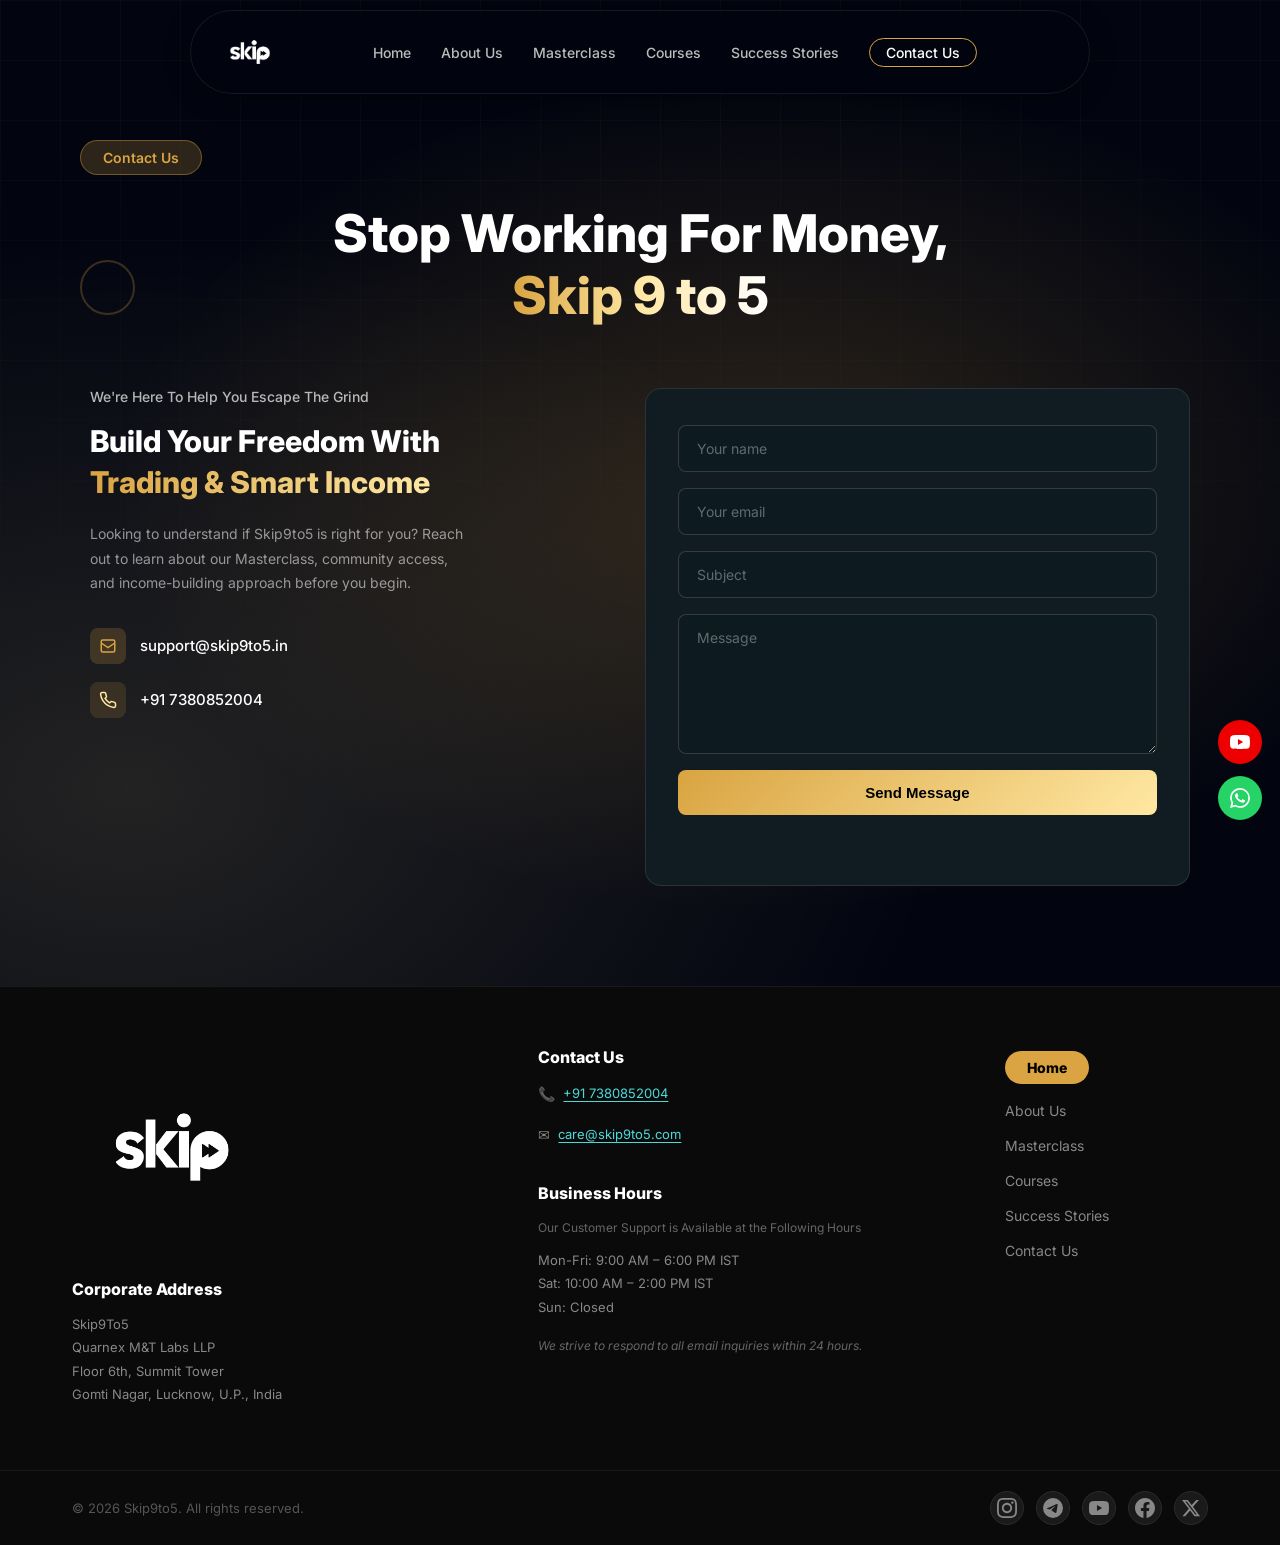
<file: contact.html>
<!DOCTYPE html>
<html lang="en">
<head>
    <meta charset="UTF-8">
    <meta name="viewport" content="width=device-width, initial-scale=1.0">
    <title>Contact Us - Skip9to5</title>
    <link rel="preconnect" href="https://fonts.googleapis.com">
    <link rel="preconnect" href="https://fonts.gstatic.com" crossorigin>
    <link href="https://fonts.googleapis.com/css2?family=Inter:wght@400;600;700;800;900&display=swap" rel="stylesheet">
    <link rel="stylesheet" href="style.css">
    <link rel="stylesheet" href="contact.css">
</head>
<body class="has-navbar">
  <nav class="navbar" id="navbar">
    <div class="navbar-island" id="navIsland">
      <div class="logo">
        <img src="skip.png" alt="Skip Logo" class="nav-logo-img nav-logo-desktop" />
        <img src="Skip9to5-LOGO.png" alt="Skip Logo" class="nav-logo-img nav-logo-mobile" />
      </div>
      <ul class="nav-links" id="navLinks">
        <li><a href="index.html">Home</a></li>
        <li><a href="index.html#mentors">About Us</a></li>
        <li><a href="masterclass.html">Masterclass</a></li>
        <li><a href="index.html#courses">Courses</a></li>
        <!-- <li><a href="community.html">Community</a></li> -->
        <li><a href="index.html#testimonials">Success Stories</a></li>
        <li><a href="contact.html" class="active">Contact Us</a></li>
      </ul>
      <div class="nav-actions"></div>
      <button class="nav-hamburger" id="navHamburger" aria-label="Toggle menu">
        <span></span><span></span><span></span>
      </button>
    </div>
  </nav>

    <section class="contact-section">
        <div class="contact-badge">Contact Us</div>
        <h1 class="contact-title">Stop Working For Money,<br><span class="gradient-text">Skip 9 to 5</span></h1>

        <div class="circle-decor"></div>

        <div class="contact-grid">
            <!-- Left Info -->
            <div class="contact-info" data-animate="fade-right">
                <p class="guide-label">We're Here To Help You Escape The Grind</p>
                <h2 class="info-heading">Build Your Freedom With<br><span class="highlight-text">Trading & Smart Income</span></h2>
                <p class="info-desc">Looking to understand if Skip9to5 is right for you? Reach out to learn about our Masterclass, community access, and income-building approach before you begin.</p>
                <div class="contact-detail">
                    <span class="icon-wrap email-icon">
                        <svg width="18" height="18" viewBox="0 0 24 24" fill="none" stroke="currentColor" stroke-width="2"><rect x="3" y="4" width="18" height="16" rx="2"/><path d="M3 8l9 6 9-6"/></svg>
                    </span>
                    <span>support@skip9to5.in</span>
                </div>
                <div class="contact-detail">
                    <span class="icon-wrap phone-icon">
                        <svg width="18" height="18" viewBox="0 0 24 24" fill="none" stroke="currentColor" stroke-width="2"><path d="M22 16.92v3a2 2 0 0 1-2.18 2 19.79 19.79 0 0 1-8.63-3.07 19.5 19.5 0 0 1-6-6 19.79 19.79 0 0 1-3.07-8.67A2 2 0 0 1 4.11 2h3a2 2 0 0 1 2 1.72 12.84 12.84 0 0 0 .7 2.81 2 2 0 0 1-.45 2.11L8.09 9.91a16 16 0 0 0 6 6l1.27-1.27a2 2 0 0 1 2.11-.45 12.84 12.84 0 0 0 2.81.7A2 2 0 0 1 22 16.92z"/></svg>
                    </span>
                    <span>+91 7380852004</span>
                </div>
            </div>

            <!-- Right Form -->
            <div class="contact-form-box" data-animate="fade-left" data-delay="200">
                <form id="contactForm">
                    <input type="text" name="name" placeholder="Your name" required>
                    <input type="email" name="email" placeholder="Your email" required>
                    <input type="text" name="subject" placeholder="Subject" required>
                    <textarea name="message" placeholder="Message" rows="6" required></textarea>
                    <button type="submit" id="submitBtn">Send Message</button>
                    <p id="formStatus" class="form-status"></p>
                </form>
            </div>
        </div>
    </section>

  <footer class="footer">
    <div class="footer-main">
      <div class="footer-col footer-col--address">
        <div class="footer-logo">
          <img src="skip.png" alt="Skip9to5 Logo" class="footer-logo-img"/>
        </div>
        <h4>Corporate Address</h4>
        <p>Skip9To5<br/>
        Quarnex M&T Labs LLP<br/>
        Floor 6th, Summit Tower<br/>
        Gomti Nagar, Lucknow, U.P., India</p>
      </div>
      <div class="footer-col footer-col--contact">
        <h4>Contact Us</h4>
        <p><span class="footer-icon">&#128222;</span> <a href="tel:+917380852004">+91 7380852004</a></p>
        <p><span class="footer-icon">&#9993;</span> <a href="mailto:care@skip9to5.com">care@skip9to5.com</a></p>
        <h4 style="margin-top:36px">Business Hours</h4>
        <p class="footer-hours-sub">Our Customer Support is Available at the Following Hours</p>
        <p>Mon-Fri: 9:00 AM &ndash; 6:00 PM IST<br/>
        Sat: 10:00 AM &ndash; 2:00 PM IST<br/>
        Sun: Closed</p>
        <p class="footer-hours-note">We strive to respond to all email inquiries within 24 hours.</p>
      </div>
      <div class="footer-col footer-col--nav">
        <a href="index.html" class="footer-nav-home">Home</a>
        <a href="#">About Us</a>
        <a href="global-markets.html">Masterclass</a>
        <a href="index.html#courses">Courses</a>
        <a href="#">Success Stories</a>
        <a href="contact.html">Contact Us</a>
      </div>
    </div>
    <div class="footer-bottom">
      <span>&copy; 2026 Skip9to5. All rights reserved.</span>
      <div class="footer-socials">
        <a href="#" class="fs-icon" aria-label="Instagram">
          <svg width="20" height="20" viewBox="0 0 24 24" fill="currentColor">
            <path d="M12 2.163c3.204 0 3.584.012 4.85.07 3.252.148 4.771 1.691 4.919 4.919.058 1.265.069 1.645.069 4.849 0 3.205-.012 3.584-.069 4.849-.149 3.225-1.664 4.771-4.919 4.919-1.266.058-1.644.07-4.85.07-3.204 0-3.584-.012-4.849-.07-3.26-.149-4.771-1.699-4.919-4.92-.058-1.265-.07-1.644-.07-4.849 0-3.204.013-3.583.07-4.849.149-3.227 1.664-4.771 4.919-4.919 1.266-.057 1.645-.069 4.849-.069zm0-2.163c-3.259 0-3.667.014-4.947.072-4.358.2-6.78 2.618-6.98 6.98-.059 1.281-.073 1.689-.073 4.948 0 3.259.014 3.668.072 4.948.2 4.358 2.618 6.78 6.98 6.98 1.281.058 1.689.072 4.948.072 3.259 0 3.668-.014 4.948-.072 4.354-.2 6.782-2.618 6.979-6.98.059-1.28.073-1.689.073-4.948 0-3.259-.014-3.667-.072-4.947-.196-4.354-2.617-6.78-6.979-6.98-1.281-.059-1.69-.073-4.949-.073zm0 5.838c-3.403 0-6.162 2.759-6.162 6.162s2.759 6.163 6.162 6.163 6.162-2.759 6.162-6.163c0-3.403-2.759-6.162-6.162-6.162zm0 10.162c-2.209 0-4-1.79-4-4 0-2.209 1.791-4 4-4s4 1.791 4 4c0 2.21-1.791 4-4 4zm6.406-11.845c-.796 0-1.441.645-1.441 1.44s.645 1.44 1.441 1.44c.795 0 1.439-.645 1.439-1.44s-.644-1.44-1.439-1.44z"/>
          </svg>
        </a>
        <a href="#" class="fs-icon" aria-label="Telegram">
          <svg width="20" height="20" viewBox="0 0 24 24" fill="currentColor">
            <path d="M11.944 0A12 12 0 0 0 0 12a12 12 0 0 0 12 12 12 12 0 0 0 12-12A12 12 0 0 0 12 0a12 12 0 0 0-.056 0zm4.962 7.224c.1-.002.321.023.465.14a.506.506 0 0 1 .171.325c.016.093.036.306.02.472-.18 1.898-.962 6.502-1.36 8.627-.168.9-.499 1.201-.82 1.23-.696.065-1.225-.46-1.9-.902-1.056-.693-1.653-1.124-2.678-1.8-1.185-.78-.417-1.21.258-1.91.177-.184 3.247-2.977 3.307-3.23.007-.032.014-.15-.056-.212s-.174-.041-.249-.024c-.106.024-1.793 1.14-5.061 3.345-.48.33-.913.49-1.302.48-.428-.008-1.252-.241-1.865-.44-.752-.245-1.349-.374-1.297-.789.027-.216.325-.437.893-.663 3.498-1.524 5.83-2.529 6.998-3.014 3.332-1.386 4.025-1.627 4.476-1.635z"/>
          </svg>
        </a>
        <a href="https://youtube.com/@skip9to5?si=LxLAtM2rjzqZ6V-M" class="fs-icon" target="_blank" rel="noopener" aria-label="YouTube">
          <svg width="20" height="20" viewBox="0 0 24 24" fill="currentColor">
            <path d="M23.498 6.186a3.016 3.016 0 0 0-2.122-2.136C19.505 3.545 12 3.545 12 3.545s-7.505 0-9.377.505A3.017 3.017 0 0 0 .502 6.186C0 8.07 0 12 0 12s0 3.93.502 5.814a3.016 3.016 0 0 0 2.122 2.136c1.871.505 9.376.505 9.376.505s7.505 0 9.377-.505a3.015 3.015 0 0 0 2.122-2.136C24 15.93 24 12 24 12s0-3.93-.502-5.814zM9.545 15.568V8.432L15.818 12l-6.273 3.568z"/>
          </svg>
        </a>
        <a href="#" class="fs-icon" aria-label="Facebook">
          <svg width="20" height="20" viewBox="0 0 24 24" fill="currentColor">
            <path d="M24 12.073c0-6.627-5.373-12-12-12s-12 5.373-12 12c0 5.99 4.388 10.954 10.125 11.854v-8.385H7.078v-3.47h3.047V9.43c0-3.007 1.792-4.669 4.533-4.669 1.312 0 2.686.235 2.686.235v2.953H15.83c-1.491 0-1.956.925-1.956 1.874v2.25h3.328l-.532 3.47h-2.796v8.385C19.612 23.027 24 18.062 24 12.073z"/>
          </svg>
        </a>
        <a href="#" class="fs-icon" aria-label="X (Twitter)">
          <svg width="20" height="20" viewBox="0 0 24 24" fill="currentColor">
            <path d="M18.244 2.25h3.308l-7.227 8.26 8.502 11.24H16.17l-5.214-6.817L4.99 21.75H1.68l7.73-8.835L1.254 2.25H8.08l4.713 6.231zm-1.161 17.52h1.833L7.084 4.126H5.117z"/>
          </svg>
        </a>
      </div>
    </div>
  </footer>

  <div class="float-social">
    <a href="https://youtube.com/@skip9to5?si=LxLAtM2rjzqZ6V-M" class="float-yt" target="_blank" rel="noopener" aria-label="YouTube">
      <svg width="20" height="20" viewBox="0 0 24 24" fill="currentColor">
        <path d="M23.498 6.186a3.016 3.016 0 0 0-2.122-2.136C19.505 3.545 12 3.545 12 3.545s-7.505 0-9.377.505A3.017 3.017 0 0 0 .502 6.186C0 8.07 0 12 0 12s0 3.93.502 5.814a3.016 3.016 0 0 0 2.122 2.136c1.871.505 9.376.505 9.376.505s7.505 0 9.377-.505a3.015 3.015 0 0 0 2.122-2.136C24 15.93 24 12 24 12s0-3.93-.502-5.814zM9.545 15.568V8.432L15.818 12l-6.273 3.568z"/>
      </svg>
    </a>
    <a href="https://wa.me/917380852004?text=Hi%20Team%20Skip9To5%2C%20I%20want%20to%20know%20more%20about%20your%20programs." class="float-wa" target="_blank" rel="noopener" aria-label="WhatsApp">
      <svg width="20" height="20" viewBox="0 0 24 24" fill="currentColor">
        <path d="M17.472 14.382c-.297-.149-1.758-.867-2.03-.967-.273-.099-.471-.148-.67.15-.197.297-.767.966-.94 1.164-.173.199-.347.223-.644.075-.297-.15-1.255-.463-2.39-1.475-.883-.788-1.48-1.761-1.653-2.059-.173-.297-.018-.458.13-.606.134-.133.298-.347.446-.52.149-.174.198-.298.298-.497.099-.198.05-.371-.025-.52-.075-.149-.669-1.612-.916-2.207-.242-.579-.487-.5-.669-.51-.173-.008-.371-.01-.57-.01-.198 0-.52.074-.792.372-.272.297-1.04 1.016-1.04 2.479 0 1.462 1.065 2.875 1.213 3.074.149.198 2.096 3.2 5.077 4.487.709.306 1.262.489 1.694.625.712.227 1.36.195 1.871.118.571-.085 1.758-.719 2.006-1.413.248-.694.248-1.289.173-1.413-.074-.124-.272-.198-.57-.347m-5.421 7.403h-.004a9.87 9.87 0 01-5.031-1.378l-.361-.214-3.741.982.998-3.648-.235-.374a9.86 9.86 0 01-1.51-5.26c.001-5.45 4.436-9.884 9.888-9.884 2.64 0 5.122 1.03 6.988 2.898a9.825 9.825 0 012.893 6.994c-.003 5.45-4.437 9.884-9.885 9.884m8.413-18.297A11.815 11.815 0 0012.05 0C5.495 0 .16 5.335.157 11.892c0 2.096.547 4.142 1.588 5.945L.057 24l6.305-1.654a11.882 11.882 0 005.683 1.448h.005c6.554 0 11.89-5.335 11.893-11.893a11.821 11.821 0 00-3.48-8.413Z"/>
      </svg>
    </a>
  </div>

    <script src="contact.js"></script>
    <script>
      const navIsland = document.getElementById('navIsland');
      const navHamburger = document.getElementById('navHamburger');
      const navLinks = document.getElementById('navLinks');
      window.addEventListener('scroll', () => {
        navIsland.classList.toggle('scrolled', window.scrollY > 60);
      });
      navHamburger.addEventListener('click', () => {
        navHamburger.classList.toggle('open');
        navLinks.classList.toggle('open');
      });
      document.addEventListener('click', (e) => {
        if (!navIsland.contains(e.target)) {
          navHamburger.classList.remove('open');
          navLinks.classList.remove('open');
        }
      });
    </script>
  <script src="animate.js"></script>
</body>
</html>
</file>
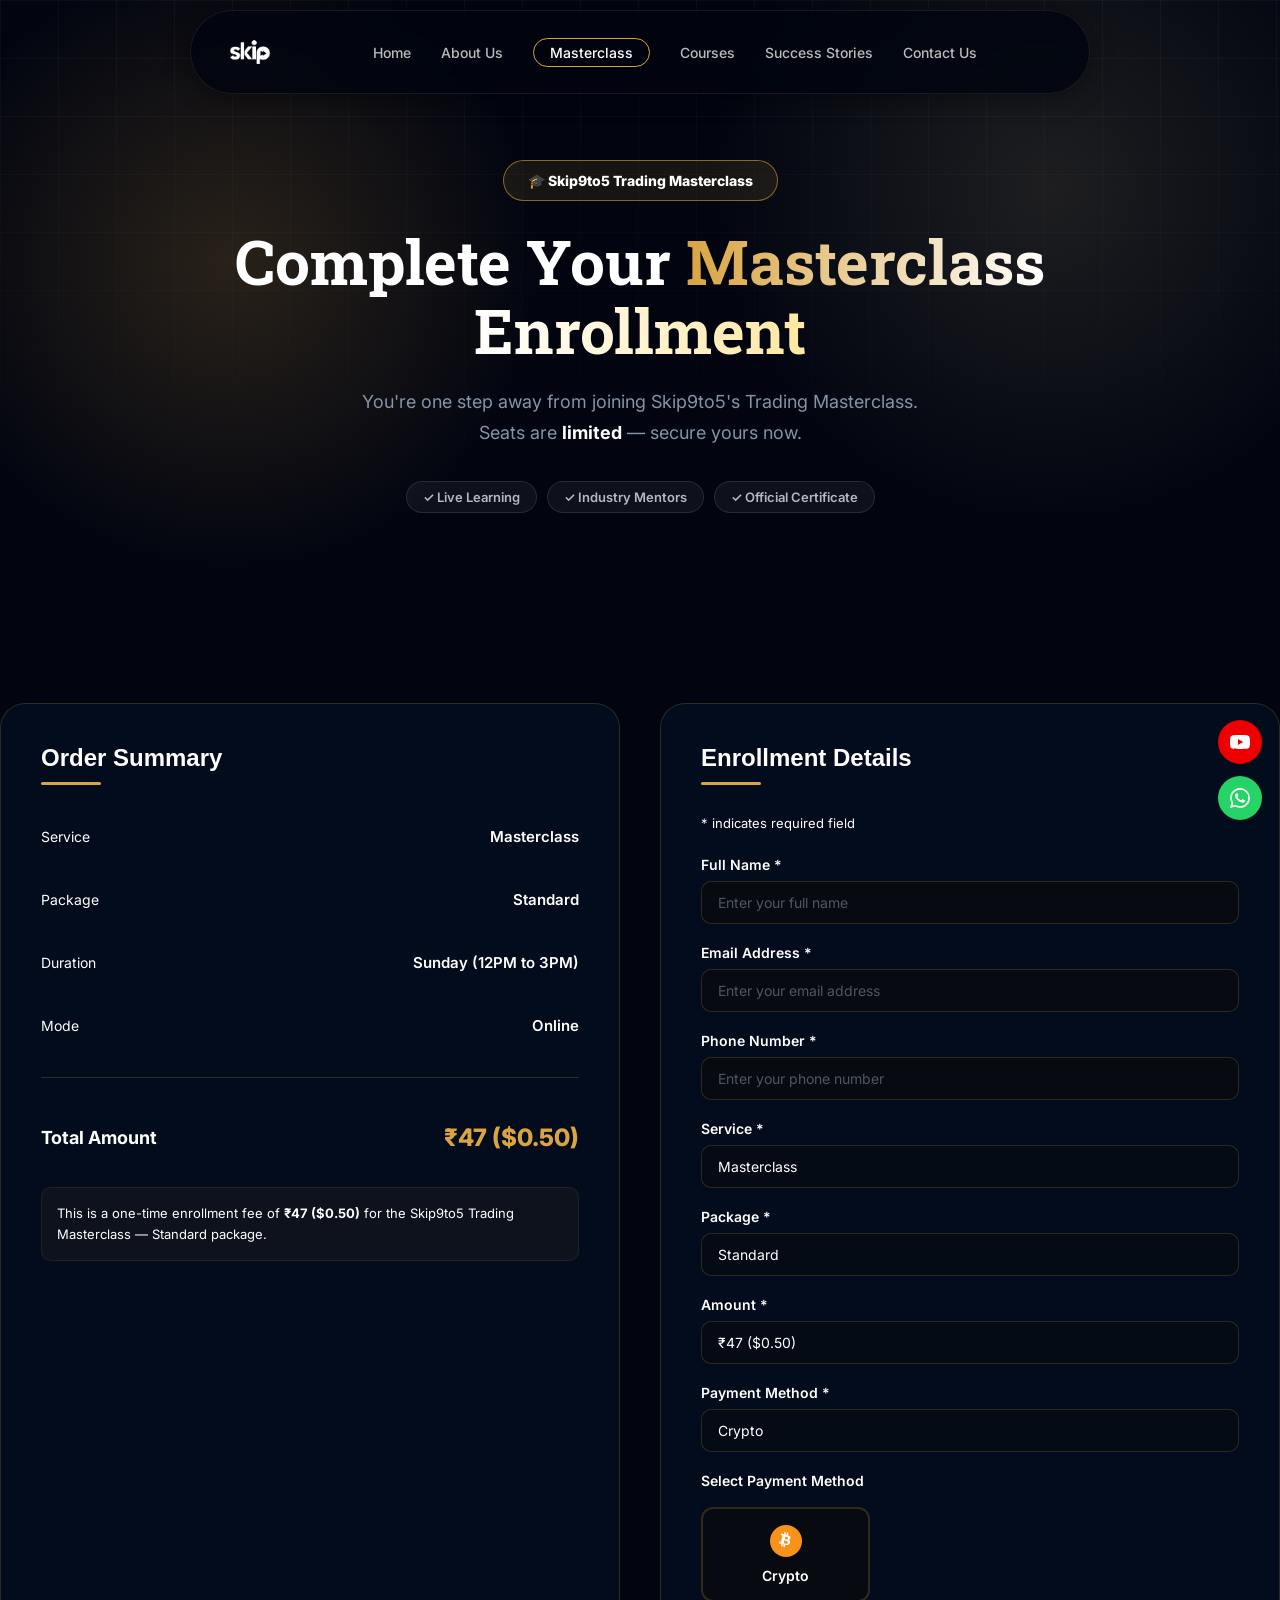
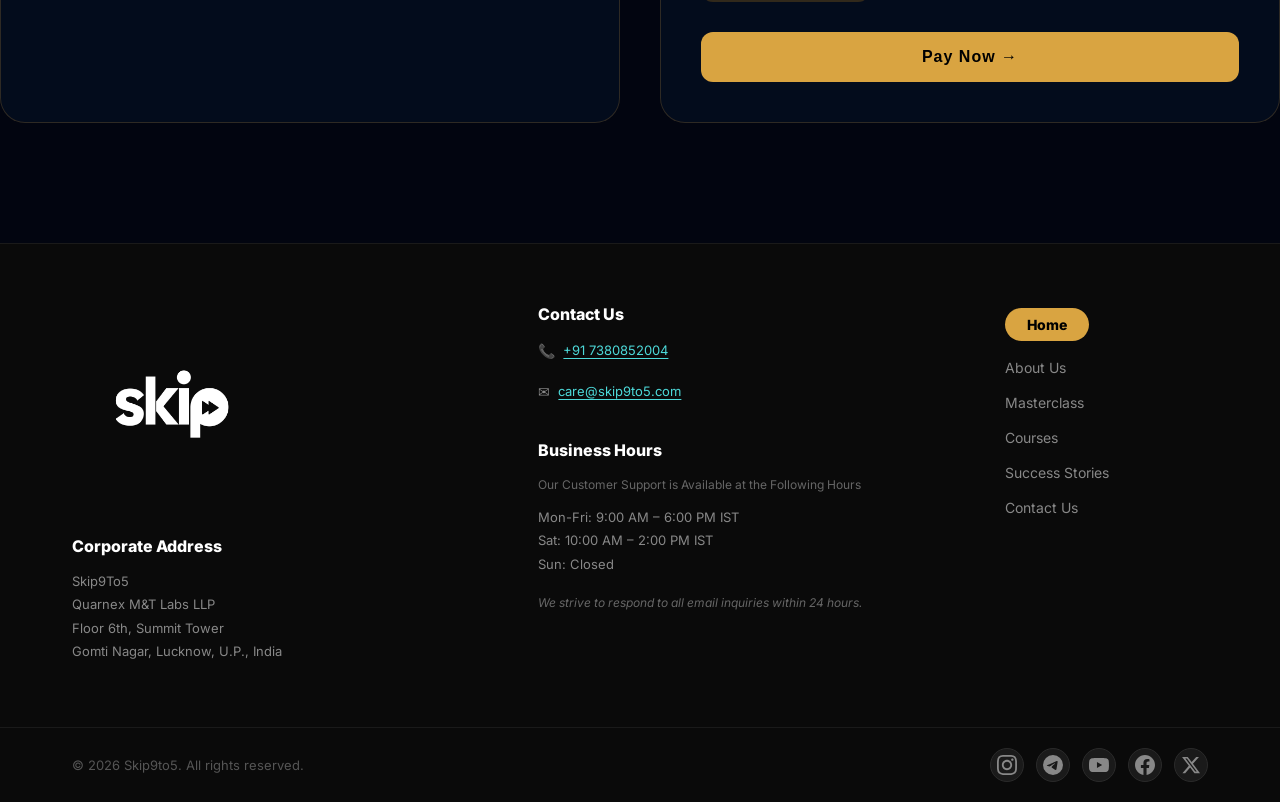
<file: masterclass-payment.html>
<!DOCTYPE html>
<html lang="en">

<head>
  <meta charset="UTF-8">
  <meta name="viewport" content="width=device-width, initial-scale=1.0">
  <title>Masterclass Payment - Skip9to5</title>
  <link rel="preconnect" href="https://fonts.googleapis.com">
  <link rel="preconnect" href="https://fonts.gstatic.com" crossorigin>
  <link href="https://fonts.googleapis.com/css2?family=Inter:wght@400;600;700;800;900&display=swap" rel="stylesheet">
  <link href="https://fonts.googleapis.com/css2?family=Roboto+Slab:wght@700&display=swap" rel="stylesheet">
  <link rel="stylesheet" href="style.css">
  <link rel="stylesheet" href="payment.css">
</head>

<body>

  <nav class="navbar" id="navbar">
    <div class="navbar-island" id="navIsland">
      <div class="logo">
        <img src="skip.png" alt="Skip Logo" class="nav-logo-img nav-logo-desktop" />
        <img src="Skip9to5-LOGO.png" alt="Skip Logo" class="nav-logo-img nav-logo-mobile" />
      </div>
      <ul class="nav-links" id="navLinks">
        <li><a href="index.html">Home</a></li>
        <li><a href="index.html#mentors">About Us</a></li>
        <li><a href="masterclass.html" class="active">Masterclass</a></li>
        <li><a href="index.html#courses">Courses</a></li>
        <!-- <li><a href="community.html">Community</a></li> -->
        <li><a href="index.html#testimonials">Success Stories</a></li>
        <li><a href="contact.html">Contact Us</a></li>
      </ul>
      <div class="nav-actions"></div>
      <button class="nav-hamburger" id="navHamburger" aria-label="Toggle menu">
        <span></span><span></span><span></span>
      </button>
    </div>
  </nav>

  <section class="payment-hero">
    <div class="container">
      <div class="payment-hero-content" data-animate="fade-up">
        <span class="payment-hero-badge">&#127891; Skip9to5 Trading Masterclass</span>
        <h1>Complete Your <span class="payment-highlight">Masterclass Enrollment</span></h1>
        <p>You're one step away from joining Skip9to5's Trading Masterclass.<br />Seats are <strong>limited</strong> — secure yours now.</p>
        <div class="payment-hero-meta">
          <span>&#10003; Live Learning</span>
          <span>&#10003; Industry Mentors</span>
          <span>&#10003; Official Certificate</span>
        </div>
      </div>
    </div>
  </section>

  <section class="payment-section">
    <div class="container">
      <div class="payment-grid">

        <!-- Order Summary -->
        <div class="order-summary" data-animate="fade-right" data-delay="100">
          <div class="summary-header">
            <h2>Order Summary</h2>
            <div class="header-underline"></div>
          </div>
          <div class="summary-content">
            <div class="summary-item">
              <span class="summary-label">Service</span>
              <span class="summary-value">Masterclass</span>
            </div>
            <div class="summary-item">
              <span class="summary-label">Package</span>
              <span class="summary-value">Standard</span>
            </div>
            <div class="summary-item">
              <span class="summary-label">Duration</span>
              <span class="summary-value">Sunday (12PM to 3PM)</span>
            </div>
            <div class="summary-item">
              <span class="summary-label">Mode</span>
              <span class="summary-value">Online</span>
            </div>
            <div class="summary-divider"></div>
            <div class="summary-total">
              <span class="total-label">Total Amount</span>
              <span class="total-value">₹47 ($0.50)</span>
            </div>
            <p class="summary-note">This is a one-time enrollment fee of <strong>₹47 ($0.50)</strong> for the Skip9to5 Trading Masterclass — Standard package.</p>
          </div>
        </div>

        <!-- Payment Details -->
        <div class="payment-details" data-animate="fade-left" data-delay="200">
          <div class="details-header">
            <h2>Enrollment Details</h2>
            <div class="header-underline"></div>
          </div>
          <form id="paymentForm" class="payment-form">
            <p class="required-note">* indicates required field</p>

            <div class="form-group">
              <label for="fullName">Full Name *</label>
              <input type="text" id="fullName" name="fullName" placeholder="Enter your full name" required>
            </div>

            <div class="form-group">
              <label for="email">Email Address *</label>
              <input type="email" id="email" name="email" placeholder="Enter your email address" required>
            </div>

            <div class="form-group">
              <label for="phone">Phone Number *</label>
              <input type="tel" id="phone" name="phone" placeholder="Enter your phone number" required>
            </div>

            <div class="form-group">
              <label for="service">Service *</label>
              <input type="text" id="service" name="service" value="Masterclass" readonly>
            </div>

            <div class="form-group">
              <label for="package">Package *</label>
              <input type="text" id="package" name="package" value="Standard" readonly>
            </div>

            <div class="form-group">
              <label for="amount">Amount *</label>
              <input type="text" id="amount" name="amount" value="₹47 ($0.50)" readonly>
            </div>

            <div class="form-group">
              <label for="paymentMethod">Payment Method *</label>
              <input type="text" id="paymentMethod" name="paymentMethod" value="Crypto" readonly>
            </div>

            <div class="form-group">
              <label>Select Payment Method</label>
              <div class="payment-methods">
                <button type="button" class="payment-method-btn" id="proceedCryptoBtn">
                  <svg viewBox="0 0 24 24" width="24" height="24" fill="none"><circle cx="12" cy="12" r="12" fill="#F7931A"/><path d="M15.5 10.2c.2-1.3-.8-2-2.1-2.5l.4-1.7-1-.3-.4 1.6-.8-.2.4-1.6-1-.3-.4 1.7-2.1-.5-.3 1.1s.7.2.7.2c.4.1.5.4.4.6l-1 4c0 .2-.2.4-.5.3l-.7-.2-.5 1.2 2 .5-.4 1.7 1 .3.4-1.7.8.2-.4 1.7 1 .3.4-1.7c1.7.3 3 .2 3.5-1.4.4-1.2 0-1.9-.9-2.4.6-.1 1.1-.6 1.2-1.4zm-2.2 3.1c-.3 1.2-2.3.6-3 .4l.5-2.2c.7.2 2.8.5 2.5 1.8zm.3-3.1c-.3 1.1-2 .5-2.5.4l.5-2c.5.1 2.2.4 2 1.6z" fill="#fff"/></svg>
                  <span>Crypto</span>
                </button>
              </div>
            </div>

            <button type="button" class="confirm-payment-btn" id="mcPayNowBtn">Pay Now &#8594;</button>

          </form>
        </div>
      </div>
    </div>
  </section>

  <!-- Payment Modal -->
  <div class="payment-modal" id="paymentModal">
    <div class="modal-overlay"></div>
    <div class="modal-content">
      <button class="modal-close" id="modalClose">&times;</button>
      <div class="modal-body" id="modalBody"></div>
    </div>
  </div>

  <footer class="footer">
    <div class="footer-main">
      <div class="footer-col footer-col--address">
        <div class="footer-logo">
          <img src="skip.png" alt="Skip9to5 Logo" class="footer-logo-img" />
        </div>
        <h4>Corporate Address</h4>
        <p>Skip9To5<br />
          Quarnex M&T Labs LLP<br />
          Floor 6th, Summit Tower<br />
          Gomti Nagar, Lucknow, U.P., India</p>
      </div>
      <div class="footer-col footer-col--contact">
        <h4>Contact Us</h4>
        <p><span class="footer-icon">&#128222;</span> <a href="tel:+917380852004">+91 7380852004</a></p>
        <p><span class="footer-icon">&#9993;</span> <a href="mailto:care@skip9to5.com">care@skip9to5.com</a></p>
        <h4 style="margin-top:36px">Business Hours</h4>
        <p class="footer-hours-sub">Our Customer Support is Available at the Following Hours</p>
        <p>Mon-Fri: 9:00 AM &ndash; 6:00 PM IST<br />
          Sat: 10:00 AM &ndash; 2:00 PM IST<br />
          Sun: Closed</p>
        <p class="footer-hours-note">We strive to respond to all email inquiries within 24 hours.</p>
      </div>
      <div class="footer-col footer-col--nav">
        <a href="index.html" class="footer-nav-home">Home</a>
        <a href="index.html#mentors">About Us</a>
        <a href="masterclass.html">Masterclass</a>
        <a href="index.html#courses">Courses</a>
        <a href="index.html#testimonials">Success Stories</a>
        <a href="contact.html">Contact Us</a>
      </div>
    </div>
    <div class="footer-bottom">
      <span>&copy; 2026 Skip9to5. All rights reserved.</span>
      <div class="footer-socials">
        <a href="#" class="fs-icon" aria-label="Instagram">
          <svg width="20" height="20" viewBox="0 0 24 24" fill="currentColor">
            <path d="M12 2.163c3.204 0 3.584.012 4.85.07 3.252.148 4.771 1.691 4.919 4.919.058 1.265.069 1.645.069 4.849 0 3.205-.012 3.584-.069 4.849-.149 3.225-1.664 4.771-4.919 4.919-1.266.058-1.644.07-4.85.07-3.204 0-3.584-.012-4.849-.07-3.26-.149-4.771-1.699-4.919-4.92-.058-1.265-.07-1.644-.07-4.849 0-3.204.013-3.583.07-4.849.149-3.227 1.664-4.771 4.919-4.919 1.266-.057 1.645-.069 4.849-.069zm0-2.163c-3.259 0-3.667.014-4.947.072-4.358.2-6.78 2.618-6.98 6.98-.059 1.281-.073 1.689-.073 4.948 0 3.259.014 3.668.072 4.948.2 4.358 2.618 6.78 6.98 6.98 1.281.058 1.689.072 4.948.072 3.259 0 3.668-.014 4.948-.072 4.354-.2 6.782-2.618 6.979-6.98.059-1.28.073-1.689.073-4.948 0-3.259-.014-3.667-.072-4.947-.196-4.354-2.617-6.78-6.979-6.98-1.281-.059-1.69-.073-4.949-.073zm0 5.838c-3.403 0-6.162 2.759-6.162 6.162s2.759 6.163 6.162 6.163 6.162-2.759 6.162-6.163c0-3.403-2.759-6.162-6.162-6.162zm0 10.162c-2.209 0-4-1.79-4-4 0-2.209 1.791-4 4-4s4 1.791 4 4c0 2.21-1.791 4-4 4zm6.406-11.845c-.796 0-1.441.645-1.441 1.44s.645 1.44 1.441 1.44c.795 0 1.439-.645 1.439-1.44s-.644-1.44-1.439-1.44z"/>
          </svg>
        </a>
        <a href="#" class="fs-icon" aria-label="Telegram">
          <svg width="20" height="20" viewBox="0 0 24 24" fill="currentColor">
            <path d="M11.944 0A12 12 0 0 0 0 12a12 12 0 0 0 12 12 12 12 0 0 0 12-12A12 12 0 0 0 12 0a12 12 0 0 0-.056 0zm4.962 7.224c.1-.002.321.023.465.14a.506.506 0 0 1 .171.325c.016.093.036.306.02.472-.18 1.898-.962 6.502-1.36 8.627-.168.9-.499 1.201-.82 1.23-.696.065-1.225-.46-1.9-.902-1.056-.693-1.653-1.124-2.678-1.8-1.185-.78-.417-1.21.258-1.91.177-.184 3.247-2.977 3.307-3.23.007-.032.014-.15-.056-.212s-.174-.041-.249-.024c-.106.024-1.793 1.14-5.061 3.345-.48.33-.913.49-1.302.48-.428-.008-1.252-.241-1.865-.44-.752-.245-1.349-.374-1.297-.789.027-.216.325-.437.893-.663 3.498-1.524 5.83-2.529 6.998-3.014 3.332-1.386 4.025-1.627 4.476-1.635z"/>
          </svg>
        </a>
        <a href="https://youtube.com/@skip9to5?si=LxLAtM2rjzqZ6V-M" class="fs-icon" target="_blank" rel="noopener" aria-label="YouTube">
          <svg width="20" height="20" viewBox="0 0 24 24" fill="currentColor">
            <path d="M23.498 6.186a3.016 3.016 0 0 0-2.122-2.136C19.505 3.545 12 3.545 12 3.545s-7.505 0-9.377.505A3.017 3.017 0 0 0 .502 6.186C0 8.07 0 12 0 12s0 3.93.502 5.814a3.016 3.016 0 0 0 2.122 2.136c1.871.505 9.376.505 9.376.505s7.505 0 9.377-.505a3.015 3.015 0 0 0 2.122-2.136C24 15.93 24 12 24 12s0-3.93-.502-5.814zM9.545 15.568V8.432L15.818 12l-6.273 3.568z"/>
          </svg>
        </a>
        <a href="#" class="fs-icon" aria-label="Facebook">
          <svg width="20" height="20" viewBox="0 0 24 24" fill="currentColor">
            <path d="M24 12.073c0-6.627-5.373-12-12-12s-12 5.373-12 12c0 5.99 4.388 10.954 10.125 11.854v-8.385H7.078v-3.47h3.047V9.43c0-3.007 1.792-4.669 4.533-4.669 1.312 0 2.686.235 2.686.235v2.953H15.83c-1.491 0-1.956.925-1.956 1.874v2.25h3.328l-.532 3.47h-2.796v8.385C19.612 23.027 24 18.062 24 12.073z"/>
          </svg>
        </a>
        <a href="#" class="fs-icon" aria-label="X (Twitter)">
          <svg width="20" height="20" viewBox="0 0 24 24" fill="currentColor">
            <path d="M18.244 2.25h3.308l-7.227 8.26 8.502 11.24H16.17l-5.214-6.817L4.99 21.75H1.68l7.73-8.835L1.254 2.25H8.08l4.713 6.231zm-1.161 17.52h1.833L7.084 4.126H5.117z"/>
          </svg>
        </a>
      </div>
    </div>
  </footer>

  <div class="float-social">
    <a href="https://youtube.com/@skip9to5?si=LxLAtM2rjzqZ6V-M" class="float-yt" target="_blank" rel="noopener" aria-label="YouTube">
      <svg width="20" height="20" viewBox="0 0 24 24" fill="currentColor">
        <path d="M23.498 6.186a3.016 3.016 0 0 0-2.122-2.136C19.505 3.545 12 3.545 12 3.545s-7.505 0-9.377.505A3.017 3.017 0 0 0 .502 6.186C0 8.07 0 12 0 12s0 3.93.502 5.814a3.016 3.016 0 0 0 2.122 2.136c1.871.505 9.376.505 9.376.505s7.505 0 9.377-.505a3.015 3.015 0 0 0 2.122-2.136C24 15.93 24 12 24 12s0-3.93-.502-5.814zM9.545 15.568V8.432L15.818 12l-6.273 3.568z"/>
      </svg>
    </a>
    <a href="https://wa.me/917380852004?text=Hi%20Team%20Skip9To5%2C%20I%20want%20to%20know%20more%20about%20your%20programs." class="float-wa" target="_blank" rel="noopener" aria-label="WhatsApp">
      <svg width="20" height="20" viewBox="0 0 24 24" fill="currentColor">
        <path d="M17.472 14.382c-.297-.149-1.758-.867-2.03-.967-.273-.099-.471-.148-.67.15-.197.297-.767.966-.94 1.164-.173.199-.347.223-.644.075-.297-.15-1.255-.463-2.39-1.475-.883-.788-1.48-1.761-1.653-2.059-.173-.297-.018-.458.13-.606.134-.133.298-.347.446-.52.149-.174.198-.298.298-.497.099-.198.05-.371-.025-.52-.075-.149-.669-1.612-.916-2.207-.242-.579-.487-.5-.669-.51-.173-.008-.371-.01-.57-.01-.198 0-.52.074-.792.372-.272.297-1.04 1.016-1.04 2.479 0 1.462 1.065 2.875 1.213 3.074.149.198 2.096 3.2 5.077 4.487.709.306 1.262.489 1.694.625.712.227 1.36.195 1.871.118.571-.085 1.758-.719 2.006-1.413.248-.694.248-1.289.173-1.413-.074-.124-.272-.198-.57-.347m-5.421 7.403h-.004a9.87 9.87 0 01-5.031-1.378l-.361-.214-3.741.982.998-3.648-.235-.374a9.86 9.86 0 01-1.51-5.26c.001-5.45 4.436-9.884 9.888-9.884 2.64 0 5.122 1.03 6.988 2.898a9.825 9.825 0 012.893 6.994c-.003 5.45-4.437 9.884-9.885 9.884m8.413-18.297A11.815 11.815 0 0012.05 0C5.495 0 .16 5.335.157 11.892c0 2.096.547 4.142 1.588 5.945L.057 24l6.305-1.654a11.882 11.882 0 005.683 1.448h.005c6.554 0 11.89-5.335 11.893-11.893a11.821 11.821 0 00-3.48-8.413Z"/>
      </svg>
    </a>
  </div>

  <script>
    const navIsland = document.getElementById('navIsland');
    const navHamburger = document.getElementById('navHamburger');
    const navLinks = document.getElementById('navLinks');
    window.addEventListener('scroll', () => {
      navIsland.classList.toggle('scrolled', window.scrollY > 60);
    });
    navHamburger.addEventListener('click', () => {
      navHamburger.classList.toggle('open');
      navLinks.classList.toggle('open');
    });
    document.addEventListener('click', (e) => {
      if (!navIsland.contains(e.target)) {
        navHamburger.classList.remove('open');
        navLinks.classList.remove('open');
      }
    });
  </script>
  <script src="masterclass-crypto-payment.js"></script>
  <script>
    // Crypto button opens picker directly — capture to override masterclass-crypto-payment.js
    document.getElementById('proceedCryptoBtn').addEventListener('click', function(e) {
      e.stopImmediatePropagation();
      var fullName = document.getElementById('fullName').value.trim();
      var email    = document.getElementById('email').value.trim();
      var phone    = document.getElementById('phone').value.trim();
      if (!fullName || !email || !phone) { alert('Please fill in your name, email, and phone number first.'); return; }
      showMcCryptoPicker();
    }, true);

    document.getElementById('mcPayNowBtn').addEventListener('click', function() {
      var fullName = document.getElementById('fullName').value.trim();
      var email    = document.getElementById('email').value.trim();
      var phone    = document.getElementById('phone').value.trim();
      if (!fullName || !email || !phone) { alert('Please fill in your name, email, and phone number first.'); return; }
      if (!document.getElementById('proceedCryptoBtn').classList.contains('active')) { alert('Please select a payment method.'); return; }
    });
    var mcCryptoNetworks = {
      'SOL (Solana)':  { color: '#9945FF', badge: 'Solana Network',   address: '2xr2ThnuxnTrc1rFWjUT1C6NRzDfmfU5MqrHVacv5Aeq', note: 'Send SOL on Solana network only' },
      'ETH (ERC20)':   { color: '#627EEA', badge: 'Ethereum Network', address: '0xCd424e531E8CfAFA81e3f9e9C13cd1347a918af7', note: 'Send ETH on Ethereum network only' },
      'BTC (Bitcoin)': { color: '#F7931A', badge: 'Bitcoin Network',  address: 'bc1qhdtk8w44mnrefrw2xupz247l7q95du9yxy4csj', note: 'Send BTC on Bitcoin network only' },
      'USDT (TRC20)':  { color: '#EF0027', badge: 'TRON Network',     address: 'TUQzu563nPkxcF6aF5HQf6BvACcB5izsqR', note: 'Send USDT on TRC20 (TRON) network only' },
      'USDT (ERC20)':  { color: '#627EEA', badge: 'Ethereum Network', address: '0xCd424e531E8CfAFA81e3f9e9C13cd1347a918af7', note: 'Send USDT on ERC20 (Ethereum) network only' },
      'USDT (BEP20)':  { color: '#F0B90B', badge: 'BNB Smart Chain',  address: '0xCd424e531E8CfAFA81e3f9e9C13cd1347a918af7', note: 'Send USDT on BEP20 (BSC) network only' }
    };

    function showMcCryptoPicker() {
      var modalBody = document.getElementById('modalBody');
      modalBody.innerHTML = '<h3 class="modal-title">Select Crypto Network</h3>' +
        '<p class="modal-note" style="margin-bottom:20px">Choose the network you want to pay with</p>' +
        '<div class="crypto-network-list">' +
        Object.entries(mcCryptoNetworks).map(function(e) {
          return '<button class="crypto-network-btn" data-net="' + e[0] + '">' +
            '<div class="cn-dot" style="background:' + e[1].color + '"></div>' +
            '<div class="cn-info"><strong>' + e[0] + '</strong><span>' + e[1].badge + '</span></div>' +
            '<div class="cn-arrow">&#8250;</div></button>';
        }).join('') + '</div>';
      document.getElementById('paymentModal').classList.add('active');
      modalBody.querySelectorAll('.crypto-network-btn').forEach(function(b) {
        b.addEventListener('click', function() { showMcCryptoQR(this.dataset.net); });
      });
    }

    function showMcCryptoQR(name) {
      var cfg = mcCryptoNetworks[name];
      var modalBody = document.getElementById('modalBody');
      modalBody.innerHTML =
        '<button class="crypto-back-btn" id="mcCryptoBack">&#8249; Back</button>' +
        '<h3 class="modal-title">' + name + ' Payment</h3>' +
        '<div style="text-align:center;">' +
        '<div class="crypto-network-badge" style="background:' + cfg.color + '20;border-color:' + cfg.color + '60;color:' + cfg.color + ';display:inline-block;margin:0 auto 12px auto;">' + cfg.badge + '</div></div>' +
        '<div class="qr-container" style="display:flex;justify-content:center;align-items:center;text-align:center;"><img src="' + (name === 'USDT (BEP20)' ? 'udt bep20.jpeg' : name === 'USDT (ERC20)' ? 'usdt erc.jpeg' : name === 'USDT (TRC20)' ? 'usdt trc.jpeg' : name === 'BTC (Bitcoin)' ? 'usdt btc.jpeg' : name === 'ETH (ERC20)' ? 'eth.jpeg' : name === 'SOL (Solana)' ? 'solana.jpeg' : 'https://api.qrserver.com/v1/create-qr-code/?size=200x200&data=' + encodeURIComponent(cfg.address)) + '" alt="' + name + ' QR" style="width:200px;height:200px;display:block;margin:0 auto;"/></div>' +
        '<div class="upi-info"><p class="upi-label">Wallet Address</p>' +
        '<div class="upi-id crypto-addr"><span id="mcAddrText" style="font-size:11px;word-break:break-all">' + cfg.address + '</span>' +
        '<button class="copy-btn" id="mcCopyBtn">&#128203; Copy</button></div>' +
        '<p class="scan-note" style="color:#e8a020;font-size:12px;margin-top:8px">&#9888;&#65039; ' + cfg.note + '</p>' +
        '<p class="scan-note">Amount: <strong style="color:#d9a441">&#8377;47 ($0.50)</strong><br/>Masterclass &mdash; Standard</p></div>' +
        '<div class="modal-footer"><p class="modal-note">After sending, click below and enter your transaction hash</p>' +
        '<button class="complete-payment-btn" id="mcCryptoDoneBtn">I\'ve Completed the Payment</button></div>';
      document.getElementById('mcCryptoBack').addEventListener('click', showMcCryptoPicker);
      document.getElementById('mcCopyBtn').addEventListener('click', function() {
        navigator.clipboard.writeText(cfg.address).then(function() {
          document.getElementById('mcCopyBtn').textContent = '\u2713 Copied!';
          setTimeout(function() { document.getElementById('mcCopyBtn').textContent = '\uD83D\uDCCB Copy'; }, 1500);
        });
      });
      document.getElementById('mcCryptoDoneBtn').addEventListener('click', function() { showMcTxForm('Crypto \u2014 ' + name); });
    }

    function showMcTxForm(methodLabel) {
      var modalBody = document.getElementById('modalBody');
      modalBody.innerHTML = '<h3 class="modal-title">Enter Transaction Details</h3>' +
        '<form id="mcTxForm" class="transaction-form">' +
        '<div class="form-group"><label for="mcCryptoTxId">Transaction Hash (TxID) *</label>' +
        '<input type="text" id="mcCryptoTxId" placeholder="Enter transaction hash" required/>' +
        '<p class="form-note">Find this in your crypto wallet after sending</p></div>' +
        '<button type="submit" class="confirm-payment-btn">CONFIRM PAYMENT</button></form>';
      document.getElementById('mcTxForm').addEventListener('submit', function(e) {
        e.preventDefault();
        var txId = document.getElementById('mcCryptoTxId').value.trim();
        if (!txId) { alert('Please enter a valid transaction hash.'); return; }
        var payload = {
          fullName:      document.getElementById('fullName').value,
          email:         document.getElementById('email').value,
          phone:         document.getElementById('phone').value,
          service:       document.getElementById('service').value,
          package:       document.getElementById('package').value,
          amount:        document.getElementById('amount').value,
          paymentMethod: methodLabel,
          transactionId: txId
        };
        var sb = document.querySelector('#mcTxForm .confirm-payment-btn');
        if (sb) { sb.disabled = true; sb.textContent = 'Submitting...'; }
        fetch('https://script.google.com/macros/s/AKfycbwAZ5fuUTDqyUKMmpOMTJRNegrKZA231-qbkX6cAcCph6aa6Asw-C2ogMoKsN478k8Q/exec', { method: 'POST', body: JSON.stringify(payload) })
          .then(function() { showMcSuccess(payload); }).catch(function() { showMcSuccess(payload); });
      });
    }

    function showMcSuccess(payload) {
      document.getElementById('modalBody').innerHTML = '<div class="success-animation"><div class="success-checkmark"><svg width="80" height="80" viewBox="0 0 80 80"><circle cx="40" cy="40" r="38" fill="#d9a441" stroke="#d9a441" stroke-width="2"/><path d="M25 40 L35 50 L55 30" stroke="#000" stroke-width="4" fill="none" stroke-linecap="round" stroke-linejoin="round"/></svg></div><h3 class="success-title">Payment Submitted!</h3><p class="success-message">Your payment has been received successfully.</p><p class="success-redirect">Redirecting to your order summary...</p></div>';
      sessionStorage.setItem('skip9to5_order', JSON.stringify(payload));
      setTimeout(function() { window.location.href = 'order-summary.html'; }, 2000);
    }
  </script>
  <script src="animate.js"></script>
</body>

</html>
</file>
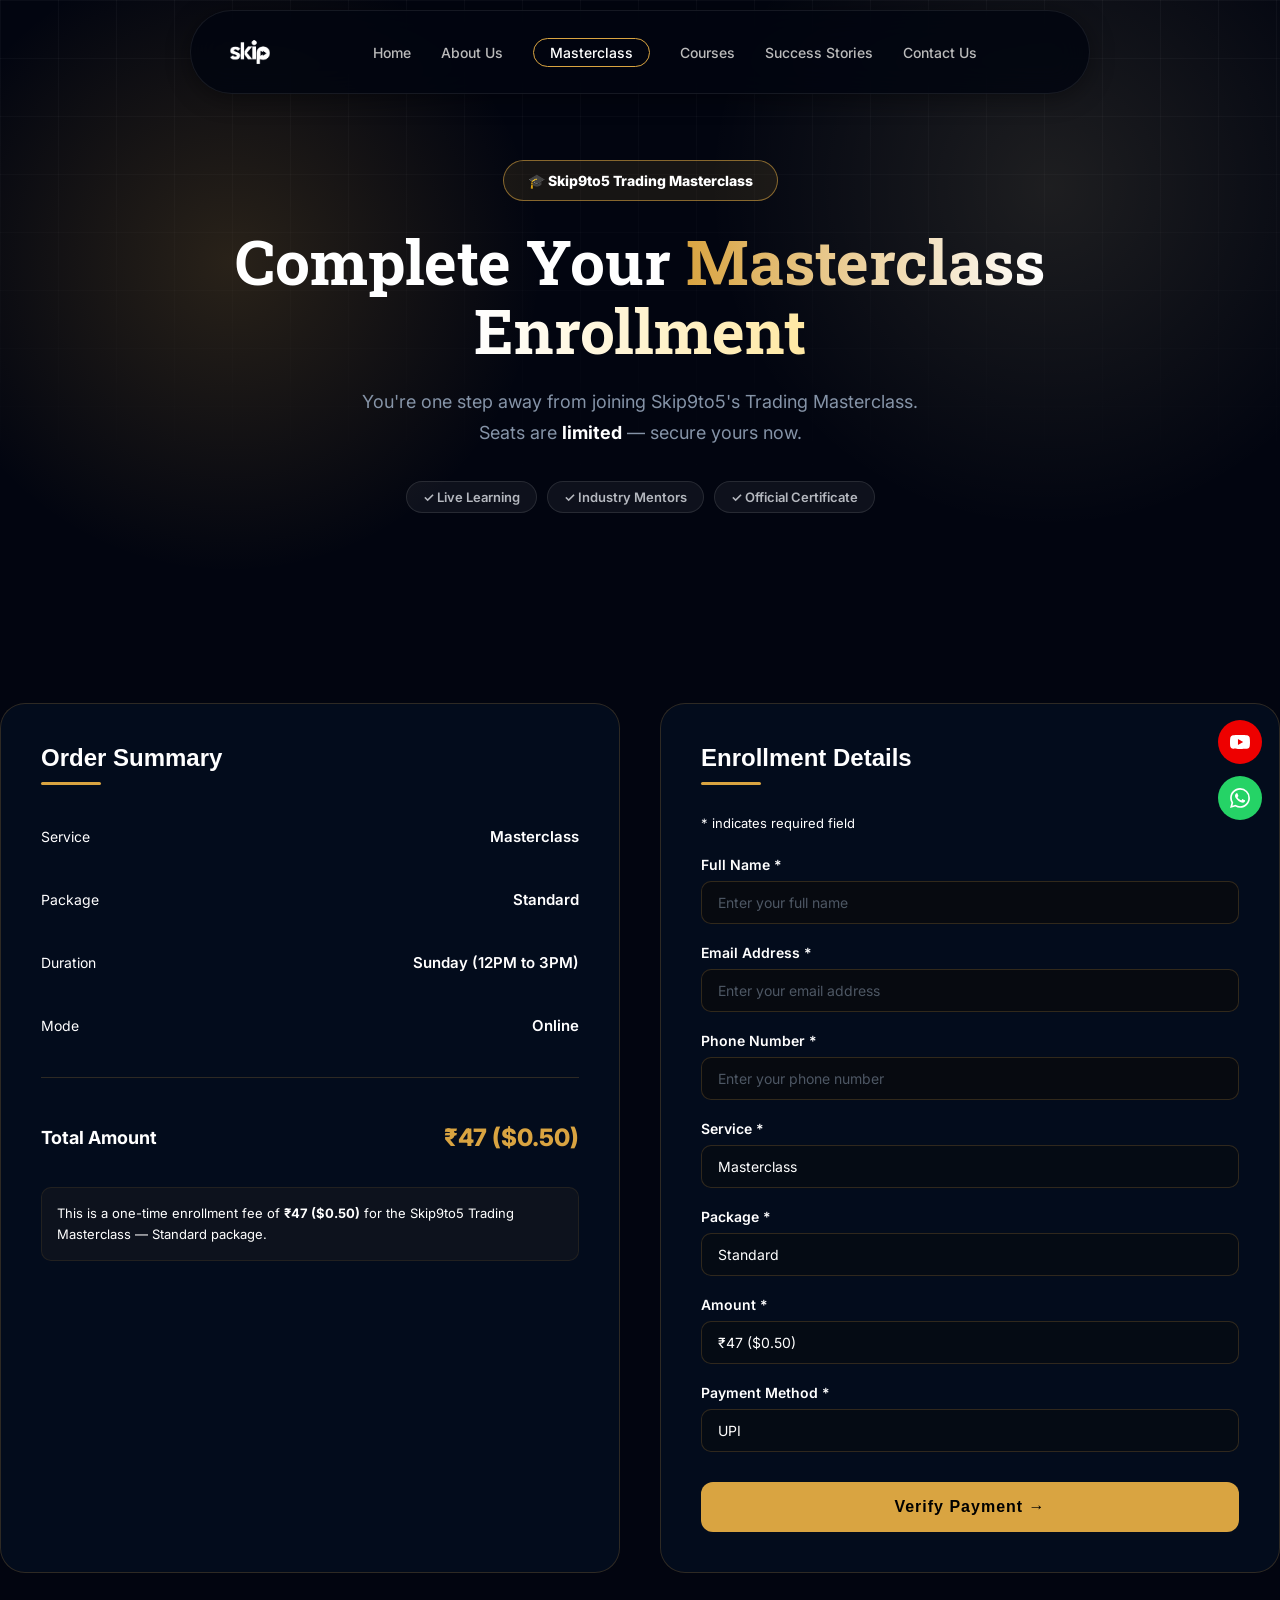
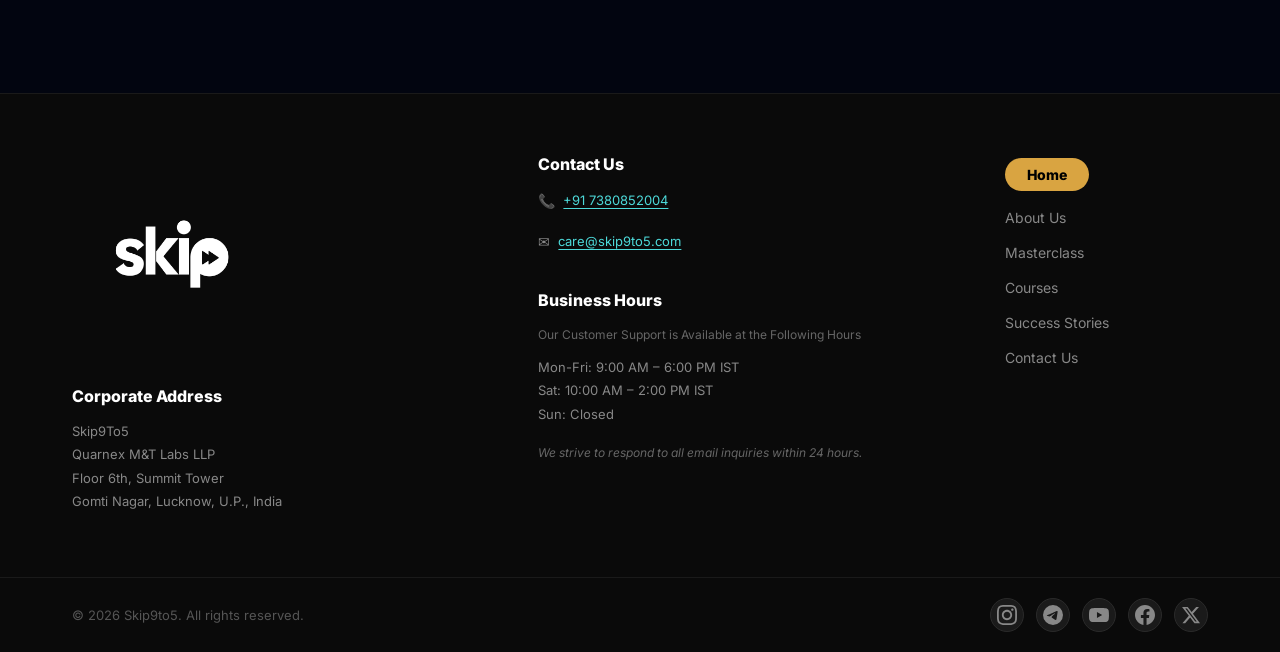
<file: masterclass-upi-form.html>
<!DOCTYPE html>
<html lang="en">

<head>
  <meta charset="UTF-8">
  <meta name="viewport" content="width=device-width, initial-scale=1.0">
  <title>Masterclass UPI Payment - Skip9to5</title>
  <link rel="preconnect" href="https://fonts.googleapis.com">
  <link rel="preconnect" href="https://fonts.gstatic.com" crossorigin>
  <link href="https://fonts.googleapis.com/css2?family=Inter:wght@400;600;700;800;900&display=swap" rel="stylesheet">
  <link href="https://fonts.googleapis.com/css2?family=Roboto+Slab:wght@700&display=swap" rel="stylesheet">
  <link rel="stylesheet" href="style.css">
  <link rel="stylesheet" href="payment.css">
</head>

<body>

  <nav class="navbar" id="navbar">
    <div class="navbar-island" id="navIsland">
      <div class="logo">
        <img src="skip.png" alt="Skip Logo" class="nav-logo-img nav-logo-desktop" />
        <img src="Skip9to5-LOGO.png" alt="Skip Logo" class="nav-logo-img nav-logo-mobile" />
      </div>
      <ul class="nav-links" id="navLinks">
        <li><a href="index.html">Home</a></li>
        <li><a href="index.html#mentors">About Us</a></li>
        <li><a href="masterclass.html" class="active">Masterclass</a></li>
        <li><a href="index.html#courses">Courses</a></li>
        <!-- <li><a href="community.html">Community</a></li> -->
        <li><a href="index.html#testimonials">Success Stories</a></li>
        <li><a href="contact.html">Contact Us</a></li>
      </ul>
      <div class="nav-actions"></div>
      <button class="nav-hamburger" id="navHamburger" aria-label="Toggle menu">
        <span></span><span></span><span></span>
      </button>
    </div>
  </nav>

  <section class="payment-hero">
    <div class="container">
      <div class="payment-hero-content" data-animate="fade-up">
        <span class="payment-hero-badge">&#127891; Skip9to5 Trading Masterclass</span>
        <h1>Complete Your <span class="payment-highlight">Masterclass Enrollment</span></h1>
        <p>You're one step away from joining Skip9to5's Trading Masterclass.<br />Seats are <strong>limited</strong> — secure yours now.</p>
        <div class="payment-hero-meta">
          <span>&#10003; Live Learning</span>
          <span>&#10003; Industry Mentors</span>
          <span>&#10003; Official Certificate</span>
        </div>
      </div>
    </div>
  </section>

  <section class="payment-section">
    <div class="container">
      <div class="payment-grid">

        <!-- Order Summary -->
        <div class="order-summary" data-animate="fade-right" data-delay="100">
          <div class="summary-header">
            <h2>Order Summary</h2>
            <div class="header-underline"></div>
          </div>
          <div class="summary-content">
            <div class="summary-item">
              <span class="summary-label">Service</span>
              <span class="summary-value">Masterclass</span>
            </div>
            <div class="summary-item">
              <span class="summary-label">Package</span>
              <span class="summary-value">Standard</span>
            </div>
            <div class="summary-item">
              <span class="summary-label">Duration</span>
              <span class="summary-value">Sunday (12PM to 3PM)</span>
            </div>
            <div class="summary-item">
              <span class="summary-label">Mode</span>
              <span class="summary-value">Online</span>
            </div>
            <div class="summary-divider"></div>
            <div class="summary-total">
              <span class="total-label">Total Amount</span>
              <span class="total-value">₹47 ($0.50)</span>
            </div>
            <p class="summary-note">This is a one-time enrollment fee of <strong>₹47 ($0.50)</strong> for the Skip9to5 Trading Masterclass — Standard package.</p>
          </div>
        </div>

        <!-- Enrollment Details -->
        <div class="payment-details" data-animate="fade-left" data-delay="200">
          <div class="details-header">
            <h2>Enrollment Details</h2>
            <div class="header-underline"></div>
          </div>
          <form id="paymentForm" class="payment-form">
            <p class="required-note">* indicates required field</p>

            <div class="form-group">
              <label for="fullName">Full Name *</label>
              <input type="text" id="fullName" name="fullName" placeholder="Enter your full name" required>
            </div>

            <div class="form-group">
              <label for="email">Email Address *</label>
              <input type="email" id="email" name="email" placeholder="Enter your email address" required>
            </div>

            <div class="form-group">
              <label for="phone">Phone Number *</label>
              <input type="tel" id="phone" name="phone" placeholder="Enter your phone number" required>
            </div>

            <div class="form-group">
              <label for="service">Service *</label>
              <input type="text" id="service" name="service" value="Masterclass" readonly>
            </div>

            <div class="form-group">
              <label for="package">Package *</label>
              <input type="text" id="package" name="package" value="Standard" readonly>
            </div>

            <div class="form-group">
              <label for="amount">Amount *</label>
              <input type="text" id="amount" name="amount" value="₹47 ($0.50)" readonly>
            </div>

            <div class="form-group">
              <label for="paymentMethod">Payment Method *</label>
              <input type="text" id="paymentMethod" name="paymentMethod" value="UPI" readonly>
            </div>

            <button type="button" class="confirm-payment-btn" id="proceedBtn">Verify Payment &#8594;</button>
          </form>
        </div>
      </div>
    </div>
  </section>

  <!-- Payment Modal -->
  <div class="payment-modal" id="paymentModal">
    <div class="modal-overlay"></div>
    <div class="modal-content">
      <button class="modal-close" id="modalClose">&times;</button>
      <div class="modal-body" id="modalBody"></div>
    </div>
  </div>

  <footer class="footer">
    <div class="footer-main">
      <div class="footer-col footer-col--address">
        <div class="footer-logo">
          <img src="skip.png" alt="Skip9to5 Logo" class="footer-logo-img" />
        </div>
        <h4>Corporate Address</h4>
        <p>Skip9To5<br />
          Quarnex M&T Labs LLP<br />
          Floor 6th, Summit Tower<br />
          Gomti Nagar, Lucknow, U.P., India</p>
      </div>
      <div class="footer-col footer-col--contact">
        <h4>Contact Us</h4>
        <p><span class="footer-icon">&#128222;</span> <a href="tel:+917380852004">+91 7380852004</a></p>
        <p><span class="footer-icon">&#9993;</span> <a href="mailto:care@skip9to5.com">care@skip9to5.com</a></p>
        <h4 style="margin-top:36px">Business Hours</h4>
        <p class="footer-hours-sub">Our Customer Support is Available at the Following Hours</p>
        <p>Mon-Fri: 9:00 AM &ndash; 6:00 PM IST<br />
          Sat: 10:00 AM &ndash; 2:00 PM IST<br />
          Sun: Closed</p>
        <p class="footer-hours-note">We strive to respond to all email inquiries within 24 hours.</p>
      </div>
      <div class="footer-col footer-col--nav">
        <a href="index.html" class="footer-nav-home">Home</a>
        <a href="index.html#mentors">About Us</a>
        <a href="masterclass.html">Masterclass</a>
        <a href="index.html#courses">Courses</a>
        <a href="index.html#testimonials">Success Stories</a>
        <a href="contact.html">Contact Us</a>
      </div>
    </div>
    <div class="footer-bottom">
      <span>&copy; 2026 Skip9to5. All rights reserved.</span>
      <div class="footer-socials">
        <a href="#" class="fs-icon" aria-label="Instagram">
          <svg width="20" height="20" viewBox="0 0 24 24" fill="currentColor">
            <path d="M12 2.163c3.204 0 3.584.012 4.85.07 3.252.148 4.771 1.691 4.919 4.919.058 1.265.069 1.645.069 4.849 0 3.205-.012 3.584-.069 4.849-.149 3.225-1.664 4.771-4.919 4.919-1.266.058-1.644.07-4.85.07-3.204 0-3.584-.012-4.849-.07-3.26-.149-4.771-1.699-4.919-4.92-.058-1.265-.07-1.644-.07-4.849 0-3.204.013-3.583.07-4.849.149-3.227 1.664-4.771 4.919-4.919 1.266-.057 1.645-.069 4.849-.069zm0-2.163c-3.259 0-3.667.014-4.947.072-4.358.2-6.78 2.618-6.98 6.98-.059 1.281-.073 1.689-.073 4.948 0 3.259.014 3.668.072 4.948.2 4.358 2.618 6.78 6.98 6.98 1.281.058 1.689.072 4.948.072 3.259 0 3.668-.014 4.948-.072 4.354-.2 6.782-2.618 6.979-6.98.059-1.28.073-1.689.073-4.948 0-3.259-.014-3.667-.072-4.947-.196-4.354-2.617-6.78-6.979-6.98-1.281-.059-1.69-.073-4.949-.073zm0 5.838c-3.403 0-6.162 2.759-6.162 6.162s2.759 6.163 6.162 6.163 6.162-2.759 6.162-6.163c0-3.403-2.759-6.162-6.162-6.162zm0 10.162c-2.209 0-4-1.79-4-4 0-2.209 1.791-4 4-4s4 1.791 4 4c0 2.21-1.791 4-4 4zm6.406-11.845c-.796 0-1.441.645-1.441 1.44s.645 1.44 1.441 1.44c.795 0 1.439-.645 1.439-1.44s-.644-1.44-1.439-1.44z"/>
          </svg>
        </a>
        <a href="#" class="fs-icon" aria-label="Telegram">
          <svg width="20" height="20" viewBox="0 0 24 24" fill="currentColor">
            <path d="M11.944 0A12 12 0 0 0 0 12a12 12 0 0 0 12 12 12 12 0 0 0 12-12A12 12 0 0 0 12 0a12 12 0 0 0-.056 0zm4.962 7.224c.1-.002.321.023.465.14a.506.506 0 0 1 .171.325c.016.093.036.306.02.472-.18 1.898-.962 6.502-1.36 8.627-.168.9-.499 1.201-.82 1.23-.696.065-1.225-.46-1.9-.902-1.056-.693-1.653-1.124-2.678-1.8-1.185-.78-.417-1.21.258-1.91.177-.184 3.247-2.977 3.307-3.23.007-.032.014-.15-.056-.212s-.174-.041-.249-.024c-.106.024-1.793 1.14-5.061 3.345-.48.33-.913.49-1.302.48-.428-.008-1.252-.241-1.865-.44-.752-.245-1.349-.374-1.297-.789.027-.216.325-.437.893-.663 3.498-1.524 5.83-2.529 6.998-3.014 3.332-1.386 4.025-1.627 4.476-1.635z"/>
          </svg>
        </a>
        <a href="https://youtube.com/@skip9to5?si=LxLAtM2rjzqZ6V-M" class="fs-icon" target="_blank" rel="noopener" aria-label="YouTube">
          <svg width="20" height="20" viewBox="0 0 24 24" fill="currentColor">
            <path d="M23.498 6.186a3.016 3.016 0 0 0-2.122-2.136C19.505 3.545 12 3.545 12 3.545s-7.505 0-9.377.505A3.017 3.017 0 0 0 .502 6.186C0 8.07 0 12 0 12s0 3.93.502 5.814a3.016 3.016 0 0 0 2.122 2.136c1.871.505 9.376.505 9.376.505s7.505 0 9.377-.505a3.015 3.015 0 0 0 2.122-2.136C24 15.93 24 12 24 12s0-3.93-.502-5.814zM9.545 15.568V8.432L15.818 12l-6.273 3.568z"/>
          </svg>
        </a>
        <a href="#" class="fs-icon" aria-label="Facebook">
          <svg width="20" height="20" viewBox="0 0 24 24" fill="currentColor">
            <path d="M24 12.073c0-6.627-5.373-12-12-12s-12 5.373-12 12c0 5.99 4.388 10.954 10.125 11.854v-8.385H7.078v-3.47h3.047V9.43c0-3.007 1.792-4.669 4.533-4.669 1.312 0 2.686.235 2.686.235v2.953H15.83c-1.491 0-1.956.925-1.956 1.874v2.25h3.328l-.532 3.47h-2.796v8.385C19.612 23.027 24 18.062 24 12.073z"/>
          </svg>
        </a>
        <a href="#" class="fs-icon" aria-label="X (Twitter)">
          <svg width="20" height="20" viewBox="0 0 24 24" fill="currentColor">
            <path d="M18.244 2.25h3.308l-7.227 8.26 8.502 11.24H16.17l-5.214-6.817L4.99 21.75H1.68l7.73-8.835L1.254 2.25H8.08l4.713 6.231zm-1.161 17.52h1.833L7.084 4.126H5.117z"/>
          </svg>
        </a>
      </div>
    </div>
  </footer>

  <div class="float-social">
    <a href="https://youtube.com/@skip9to5?si=LxLAtM2rjzqZ6V-M" class="float-yt" target="_blank" rel="noopener" aria-label="YouTube">
      <svg width="20" height="20" viewBox="0 0 24 24" fill="currentColor">
        <path d="M23.498 6.186a3.016 3.016 0 0 0-2.122-2.136C19.505 3.545 12 3.545 12 3.545s-7.505 0-9.377.505A3.017 3.017 0 0 0 .502 6.186C0 8.07 0 12 0 12s0 3.93.502 5.814a3.016 3.016 0 0 0 2.122 2.136c1.871.505 9.376.505 9.376.505s7.505 0 9.377-.505a3.015 3.015 0 0 0 2.122-2.136C24 15.93 24 12 24 12s0-3.93-.502-5.814zM9.545 15.568V8.432L15.818 12l-6.273 3.568z"/>
      </svg>
    </a>
    <a href="https://wa.me/917380852004?text=Hi%20Team%20Skip9To5%2C%20I%20want%20to%20know%20more%20about%20your%20programs." class="float-wa" target="_blank" rel="noopener" aria-label="WhatsApp">
      <svg width="20" height="20" viewBox="0 0 24 24" fill="currentColor">
        <path d="M17.472 14.382c-.297-.149-1.758-.867-2.03-.967-.273-.099-.471-.148-.67.15-.197.297-.767.966-.94 1.164-.173.199-.347.223-.644.075-.297-.15-1.255-.463-2.39-1.475-.883-.788-1.48-1.761-1.653-2.059-.173-.297-.018-.458.13-.606.134-.133.298-.347.446-.52.149-.174.198-.298.298-.497.099-.198.05-.371-.025-.52-.075-.149-.669-1.612-.916-2.207-.242-.579-.487-.5-.669-.51-.173-.008-.371-.01-.57-.01-.198 0-.52.074-.792.372-.272.297-1.04 1.016-1.04 2.479 0 1.462 1.065 2.875 1.213 3.074.149.198 2.096 3.2 5.077 4.487.709.306 1.262.489 1.694.625.712.227 1.36.195 1.871.118.571-.085 1.758-.719 2.006-1.413.248-.694.248-1.289.173-1.413-.074-.124-.272-.198-.57-.347m-5.421 7.403h-.004a9.87 9.87 0 01-5.031-1.378l-.361-.214-3.741.982.998-3.648-.235-.374a9.86 9.86 0 01-1.51-5.26c.001-5.45 4.436-9.884 9.888-9.884 2.64 0 5.122 1.03 6.988 2.898a9.825 9.825 0 012.893 6.994c-.003 5.45-4.437 9.884-9.885 9.884m8.413-18.297A11.815 11.815 0 0012.05 0C5.495 0 .16 5.335.157 11.892c0 2.096.547 4.142 1.588 5.945L.057 24l6.305-1.654a11.882 11.882 0 005.683 1.448h.005c6.554 0 11.89-5.335 11.893-11.893a11.821 11.821 0 00-3.48-8.413Z"/>
      </svg>
    </a>
  </div>

  <script>
    const navIsland = document.getElementById('navIsland');
    const navHamburger = document.getElementById('navHamburger');
    const navLinks = document.getElementById('navLinks');
    window.addEventListener('scroll', () => {
      navIsland.classList.toggle('scrolled', window.scrollY > 60);
    });
    navHamburger.addEventListener('click', () => {
      navHamburger.classList.toggle('open');
      navLinks.classList.toggle('open');
    });
    document.addEventListener('click', (e) => {
      if (!navIsland.contains(e.target)) {
        navHamburger.classList.remove('open');
        navLinks.classList.remove('open');
      }
    });
  </script>
  <script src="masterclass-upi-form.js"></script>
  <script src="animate.js"></script>
</body>

</html>
</file>
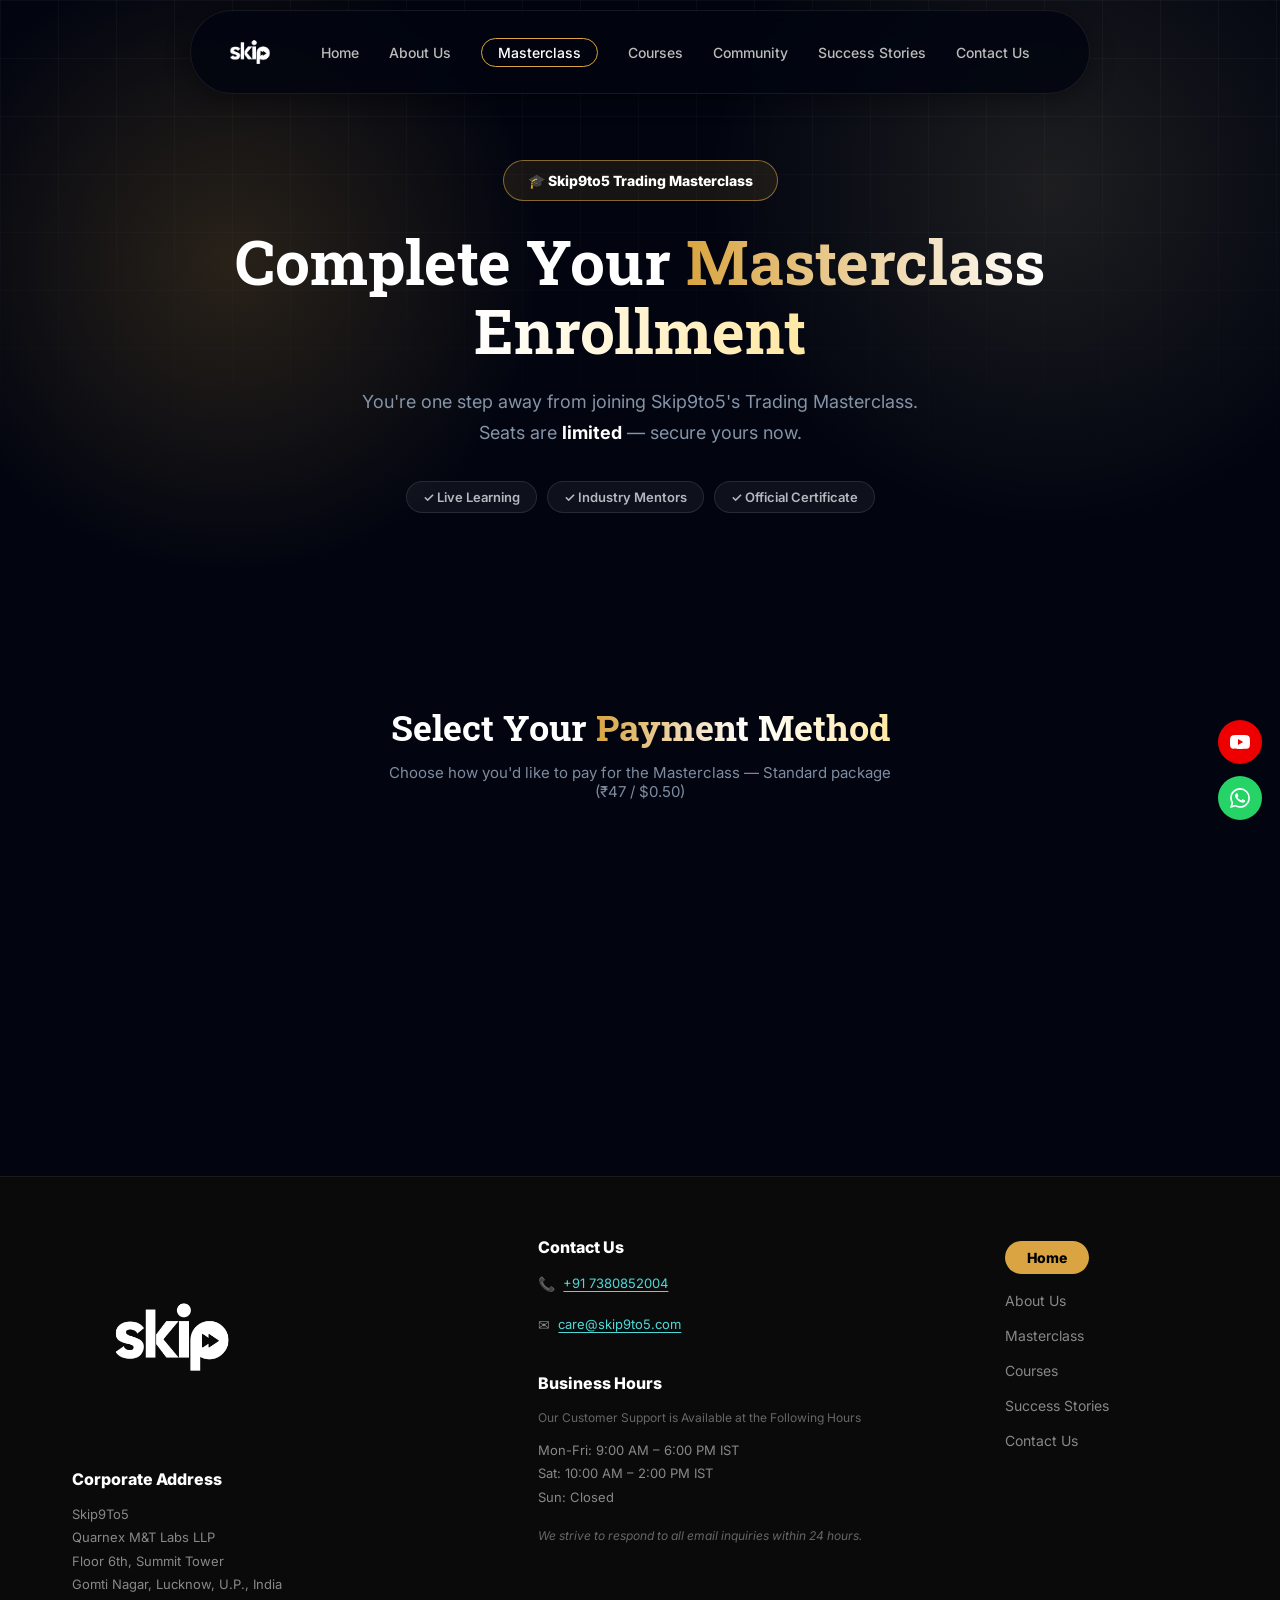
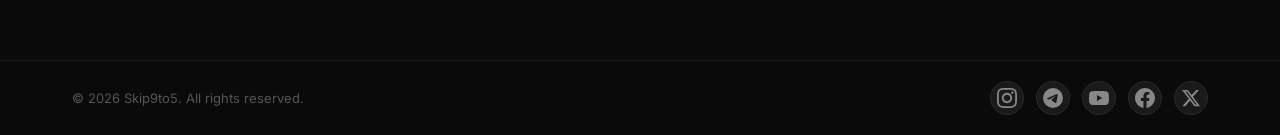
<file: masterclass-upi-payment.html>
<!DOCTYPE html>
<html lang="en">

<head>
  <meta charset="UTF-8">
  <meta name="viewport" content="width=device-width, initial-scale=1.0">
  <title>Masterclass Enrollment - Skip9to5</title>
  <link rel="preconnect" href="https://fonts.googleapis.com">
  <link rel="preconnect" href="https://fonts.gstatic.com" crossorigin>
  <link href="https://fonts.googleapis.com/css2?family=Inter:wght@400;600;700;800;900&display=swap" rel="stylesheet">
  <link href="https://fonts.googleapis.com/css2?family=Roboto+Slab:wght@700&display=swap" rel="stylesheet">
  <link rel="stylesheet" href="style.css">
  <link rel="stylesheet" href="payment.css">
  <style>
    /* Method selector page styles */
    .method-select-section {
      padding: 80px 0 120px;
      background: #020510;
      min-height: 60vh;
      display: flex;
      align-items: center;
    }
    .method-select-inner {
      max-width: 560px;
      margin: 0 auto;
      padding: 0 24px;
      text-align: center;
    }
    .method-select-inner h2 {
      font-family: 'Roboto Slab', Georgia, serif;
      font-size: clamp(24px, 4vw, 36px);
      font-weight: 700;
      color: #fff;
      margin-bottom: 12px;
    }
    .method-select-inner p {
      font-size: 15px;
      color: rgba(148,163,184,0.85);
      margin-bottom: 40px;
    }
    .method-cards {
      display: grid;
      grid-template-columns: 1fr 1fr;
      gap: 20px;
    }
    .method-card {
      display: flex;
      flex-direction: column;
      align-items: center;
      justify-content: center;
      gap: 16px;
      padding: 36px 24px;
      background: rgba(6,18,37,0.7);
      border: 2px solid rgba(217,164,65,0.2);
      border-radius: 20px;
      cursor: pointer;
      text-decoration: none;
      color: #fff;
      font-family: 'Inter', sans-serif;
      font-size: 18px;
      font-weight: 700;
      transition: border-color 0.25s, background 0.25s, transform 0.2s, box-shadow 0.25s;
    }
    .method-card:hover {
      border-color: #d9a441;
      background: rgba(217,164,65,0.08);
      transform: translateY(-4px);
      box-shadow: 0 12px 40px rgba(217,164,65,0.18);
      color: #fff;
    }
    .method-card-icon {
      width: 64px;
      height: 64px;
      border-radius: 50%;
      display: flex;
      align-items: center;
      justify-content: center;
      font-size: 28px;
    }
    .method-card-icon.upi-icon {
      background: rgba(34,197,94,0.12);
      border: 1.5px solid rgba(34,197,94,0.3);
    }
    .method-card-icon.crypto-icon {
      background: rgba(247,147,26,0.12);
      border: 1.5px solid rgba(247,147,26,0.3);
    }
    .method-card-sub {
      font-size: 12px;
      font-weight: 500;
      color: rgba(148,163,184,0.7);
      margin-top: -8px;
    }
    @media (max-width: 480px) {
      .method-cards { grid-template-columns: 1fr; }
      .method-card { padding: 28px 20px; }
    }
  </style>
</head>

<body>

  <nav class="navbar" id="navbar">
    <div class="navbar-island" id="navIsland">
      <div class="logo">
        <img src="skip.png" alt="Skip Logo" class="nav-logo-img nav-logo-desktop" />
        <img src="Skip9to5-LOGO.png" alt="Skip Logo" class="nav-logo-img nav-logo-mobile" />
      </div>
      <ul class="nav-links" id="navLinks">
        <li><a href="index.html">Home</a></li>
        <li><a href="index.html#mentors">About Us</a></li>
        <li><a href="masterclass.html" class="active">Masterclass</a></li>
        <li><a href="index.html#courses">Courses</a></li>
        <li><a href="community.html">Community</a></li>
        <li><a href="index.html#testimonials">Success Stories</a></li>
        <li><a href="contact.html">Contact Us</a></li>
      </ul>
      <div class="nav-actions"></div>
      <button class="nav-hamburger" id="navHamburger" aria-label="Toggle menu">
        <span></span><span></span><span></span>
      </button>
    </div>
  </nav>

  <section class="payment-hero">
    <div class="container">
      <div class="payment-hero-content" data-animate="fade-up">
        <span class="payment-hero-badge">&#127891; Skip9to5 Trading Masterclass</span>
        <h1>Complete Your <span class="payment-highlight">Masterclass Enrollment</span></h1>
        <p>You're one step away from joining Skip9to5's Trading Masterclass.<br />Seats are <strong>limited</strong> — secure yours now.</p>
        <div class="payment-hero-meta">
          <span>&#10003; Live Learning</span>
          <span>&#10003; Industry Mentors</span>
          <span>&#10003; Official Certificate</span>
        </div>
      </div>
    </div>
  </section>

  <section class="method-select-section">
    <div class="method-select-inner">
      <h2>Select Your <span class="payment-highlight">Payment Method</span></h2>
      <p>Choose how you'd like to pay for the Masterclass — Standard package (₹47 / $0.50)</p>
      <div class="method-cards">
        <a href="https://lexunity.in/paylink/link_6A132BF0184B5" class="method-card" data-animate="fade-right" data-delay="100">
          <div class="method-card-icon upi-icon">&#128176;</div>
          <span>UPI</span>
          <span class="method-card-sub">Pay via any UPI app</span>
        </a>
        <a href="masterclass-payment.html" class="method-card" data-animate="fade-left" data-delay="200">
          <div class="method-card-icon crypto-icon">
            <svg viewBox="0 0 24 24" width="32" height="32" fill="none">
              <circle cx="12" cy="12" r="12" fill="#F7931A"/>
              <path d="M15.5 10.2c.2-1.3-.8-2-2.1-2.5l.4-1.7-1-.3-.4 1.6-.8-.2.4-1.6-1-.3-.4 1.7-2.1-.5-.3 1.1s.7.2.7.2c.4.1.5.4.4.6l-1 4c0 .2-.2.4-.5.3l-.7-.2-.5 1.2 2 .5-.4 1.7 1 .3.4-1.7.8.2-.4 1.7 1 .3.4-1.7c1.7.3 3 .2 3.5-1.4.4-1.2 0-1.9-.9-2.4.6-.1 1.1-.6 1.2-1.4zm-2.2 3.1c-.3 1.2-2.3.6-3 .4l.5-2.2c.7.2 2.8.5 2.5 1.8zm.3-3.1c-.3 1.1-2 .5-2.5.4l.5-2c.5.1 2.2.4 2 1.6z" fill="#fff"/>
            </svg>
          </div>
          <span>Crypto</span>
          <span class="method-card-sub">Pay via USDT (BEP20 / ERC20 / TRC20)</span>
        </a>
      </div>
    </div>
  </section>

  <footer class="footer">
    <div class="footer-main">
      <div class="footer-col footer-col--address">
        <div class="footer-logo">
          <img src="skip.png" alt="Skip9to5 Logo" class="footer-logo-img" />
        </div>
        <h4>Corporate Address</h4>
        <p>Skip9To5<br />
          Quarnex M&T Labs LLP<br />
          Floor 6th, Summit Tower<br />
          Gomti Nagar, Lucknow, U.P., India</p>
      </div>
      <div class="footer-col footer-col--contact">
        <h4>Contact Us</h4>
        <p><span class="footer-icon">&#128222;</span> <a href="tel:+917380852004">+91 7380852004</a></p>
        <p><span class="footer-icon">&#9993;</span> <a href="mailto:care@skip9to5.com">care@skip9to5.com</a></p>
        <h4 style="margin-top:36px">Business Hours</h4>
        <p class="footer-hours-sub">Our Customer Support is Available at the Following Hours</p>
        <p>Mon-Fri: 9:00 AM &ndash; 6:00 PM IST<br />
          Sat: 10:00 AM &ndash; 2:00 PM IST<br />
          Sun: Closed</p>
        <p class="footer-hours-note">We strive to respond to all email inquiries within 24 hours.</p>
      </div>
      <div class="footer-col footer-col--nav">
        <a href="index.html" class="footer-nav-home">Home</a>
        <a href="index.html#mentors">About Us</a>
        <a href="masterclass.html">Masterclass</a>
        <a href="index.html#courses">Courses</a>
        <a href="index.html#testimonials">Success Stories</a>
        <a href="contact.html">Contact Us</a>
      </div>
    </div>
    <div class="footer-bottom">
      <span>&copy; 2026 Skip9to5. All rights reserved.</span>
      <div class="footer-socials">
        <a href="#" class="fs-icon" aria-label="Instagram">
          <svg width="20" height="20" viewBox="0 0 24 24" fill="currentColor">
            <path d="M12 2.163c3.204 0 3.584.012 4.85.07 3.252.148 4.771 1.691 4.919 4.919.058 1.265.069 1.645.069 4.849 0 3.205-.012 3.584-.069 4.849-.149 3.225-1.664 4.771-4.919 4.919-1.266.058-1.644.07-4.85.07-3.204 0-3.584-.012-4.849-.07-3.26-.149-4.771-1.699-4.919-4.92-.058-1.265-.07-1.644-.07-4.849 0-3.204.013-3.583.07-4.849.149-3.227 1.664-4.771 4.919-4.919 1.266-.057 1.645-.069 4.849-.069zm0-2.163c-3.259 0-3.667.014-4.947.072-4.358.2-6.78 2.618-6.98 6.98-.059 1.281-.073 1.689-.073 4.948 0 3.259.014 3.668.072 4.948.2 4.358 2.618 6.78 6.98 6.98 1.281.058 1.689.072 4.948.072 3.259 0 3.668-.014 4.948-.072 4.354-.2 6.782-2.618 6.979-6.98.059-1.28.073-1.689.073-4.948 0-3.259-.014-3.667-.072-4.947-.196-4.354-2.617-6.78-6.979-6.98-1.281-.059-1.69-.073-4.949-.073zm0 5.838c-3.403 0-6.162 2.759-6.162 6.162s2.759 6.163 6.162 6.163 6.162-2.759 6.162-6.163c0-3.403-2.759-6.162-6.162-6.162zm0 10.162c-2.209 0-4-1.79-4-4 0-2.209 1.791-4 4-4s4 1.791 4 4c0 2.21-1.791 4-4 4zm6.406-11.845c-.796 0-1.441.645-1.441 1.44s.645 1.44 1.441 1.44c.795 0 1.439-.645 1.439-1.44s-.644-1.44-1.439-1.44z"/>
          </svg>
        </a>
        <a href="#" class="fs-icon" aria-label="Telegram">
          <svg width="20" height="20" viewBox="0 0 24 24" fill="currentColor">
            <path d="M11.944 0A12 12 0 0 0 0 12a12 12 0 0 0 12 12 12 12 0 0 0 12-12A12 12 0 0 0 12 0a12 12 0 0 0-.056 0zm4.962 7.224c.1-.002.321.023.465.14a.506.506 0 0 1 .171.325c.016.093.036.306.02.472-.18 1.898-.962 6.502-1.36 8.627-.168.9-.499 1.201-.82 1.23-.696.065-1.225-.46-1.9-.902-1.056-.693-1.653-1.124-2.678-1.8-1.185-.78-.417-1.21.258-1.91.177-.184 3.247-2.977 3.307-3.23.007-.032.014-.15-.056-.212s-.174-.041-.249-.024c-.106.024-1.793 1.14-5.061 3.345-.48.33-.913.49-1.302.48-.428-.008-1.252-.241-1.865-.44-.752-.245-1.349-.374-1.297-.789.027-.216.325-.437.893-.663 3.498-1.524 5.83-2.529 6.998-3.014 3.332-1.386 4.025-1.627 4.476-1.635z"/>
          </svg>
        </a>
        <a href="https://youtube.com/@skip9to5?si=LxLAtM2rjzqZ6V-M" class="fs-icon" target="_blank" rel="noopener" aria-label="YouTube">
          <svg width="20" height="20" viewBox="0 0 24 24" fill="currentColor">
            <path d="M23.498 6.186a3.016 3.016 0 0 0-2.122-2.136C19.505 3.545 12 3.545 12 3.545s-7.505 0-9.377.505A3.017 3.017 0 0 0 .502 6.186C0 8.07 0 12 0 12s0 3.93.502 5.814a3.016 3.016 0 0 0 2.122 2.136c1.871.505 9.376.505 9.376.505s7.505 0 9.377-.505a3.015 3.015 0 0 0 2.122-2.136C24 15.93 24 12 24 12s0-3.93-.502-5.814zM9.545 15.568V8.432L15.818 12l-6.273 3.568z"/>
          </svg>
        </a>
        <a href="#" class="fs-icon" aria-label="Facebook">
          <svg width="20" height="20" viewBox="0 0 24 24" fill="currentColor">
            <path d="M24 12.073c0-6.627-5.373-12-12-12s-12 5.373-12 12c0 5.99 4.388 10.954 10.125 11.854v-8.385H7.078v-3.47h3.047V9.43c0-3.007 1.792-4.669 4.533-4.669 1.312 0 2.686.235 2.686.235v2.953H15.83c-1.491 0-1.956.925-1.956 1.874v2.25h3.328l-.532 3.47h-2.796v8.385C19.612 23.027 24 18.062 24 12.073z"/>
          </svg>
        </a>
        <a href="#" class="fs-icon" aria-label="X (Twitter)">
          <svg width="20" height="20" viewBox="0 0 24 24" fill="currentColor">
            <path d="M18.244 2.25h3.308l-7.227 8.26 8.502 11.24H16.17l-5.214-6.817L4.99 21.75H1.68l7.73-8.835L1.254 2.25H8.08l4.713 6.231zm-1.161 17.52h1.833L7.084 4.126H5.117z"/>
          </svg>
        </a>
      </div>
    </div>
  </footer>

  <div class="float-social">
    <a href="https://youtube.com/@skip9to5?si=LxLAtM2rjzqZ6V-M" class="float-yt" target="_blank" rel="noopener" aria-label="YouTube">
      <svg width="20" height="20" viewBox="0 0 24 24" fill="currentColor">
        <path d="M23.498 6.186a3.016 3.016 0 0 0-2.122-2.136C19.505 3.545 12 3.545 12 3.545s-7.505 0-9.377.505A3.017 3.017 0 0 0 .502 6.186C0 8.07 0 12 0 12s0 3.93.502 5.814a3.016 3.016 0 0 0 2.122 2.136c1.871.505 9.376.505 9.376.505s7.505 0 9.377-.505a3.015 3.015 0 0 0 2.122-2.136C24 15.93 24 12 24 12s0-3.93-.502-5.814zM9.545 15.568V8.432L15.818 12l-6.273 3.568z"/>
      </svg>
    </a>
    <a href="https://wa.me/917380852004?text=Hi%20Team%20Skip9To5%2C%20I%20want%20to%20know%20more%20about%20your%20programs." class="float-wa" target="_blank" rel="noopener" aria-label="WhatsApp">
      <svg width="20" height="20" viewBox="0 0 24 24" fill="currentColor">
        <path d="M17.472 14.382c-.297-.149-1.758-.867-2.03-.967-.273-.099-.471-.148-.67.15-.197.297-.767.966-.94 1.164-.173.199-.347.223-.644.075-.297-.15-1.255-.463-2.39-1.475-.883-.788-1.48-1.761-1.653-2.059-.173-.297-.018-.458.13-.606.134-.133.298-.347.446-.52.149-.174.198-.298.298-.497.099-.198.05-.371-.025-.52-.075-.149-.669-1.612-.916-2.207-.242-.579-.487-.5-.669-.51-.173-.008-.371-.01-.57-.01-.198 0-.52.074-.792.372-.272.297-1.04 1.016-1.04 2.479 0 1.462 1.065 2.875 1.213 3.074.149.198 2.096 3.2 5.077 4.487.709.306 1.262.489 1.694.625.712.227 1.36.195 1.871.118.571-.085 1.758-.719 2.006-1.413.248-.694.248-1.289.173-1.413-.074-.124-.272-.198-.57-.347m-5.421 7.403h-.004a9.87 9.87 0 01-5.031-1.378l-.361-.214-3.741.982.998-3.648-.235-.374a9.86 9.86 0 01-1.51-5.26c.001-5.45 4.436-9.884 9.888-9.884 2.64 0 5.122 1.03 6.988 2.898a9.825 9.825 0 012.893 6.994c-.003 5.45-4.437 9.884-9.885 9.884m8.413-18.297A11.815 11.815 0 0012.05 0C5.495 0 .16 5.335.157 11.892c0 2.096.547 4.142 1.588 5.945L.057 24l6.305-1.654a11.882 11.882 0 005.683 1.448h.005c6.554 0 11.89-5.335 11.893-11.893a11.821 11.821 0 00-3.48-8.413Z"/>
      </svg>
    </a>
  </div>

  <script>
    const navIsland = document.getElementById('navIsland');
    const navHamburger = document.getElementById('navHamburger');
    const navLinks = document.getElementById('navLinks');
    window.addEventListener('scroll', () => {
      navIsland.classList.toggle('scrolled', window.scrollY > 60);
    });
    navHamburger.addEventListener('click', () => {
      navHamburger.classList.toggle('open');
      navLinks.classList.toggle('open');
    });
    document.addEventListener('click', (e) => {
      if (!navIsland.contains(e.target)) {
        navHamburger.classList.remove('open');
        navLinks.classList.remove('open');
      }
    });
  </script>
  <script src="animate.js"></script>
</body>

</html>
</file>
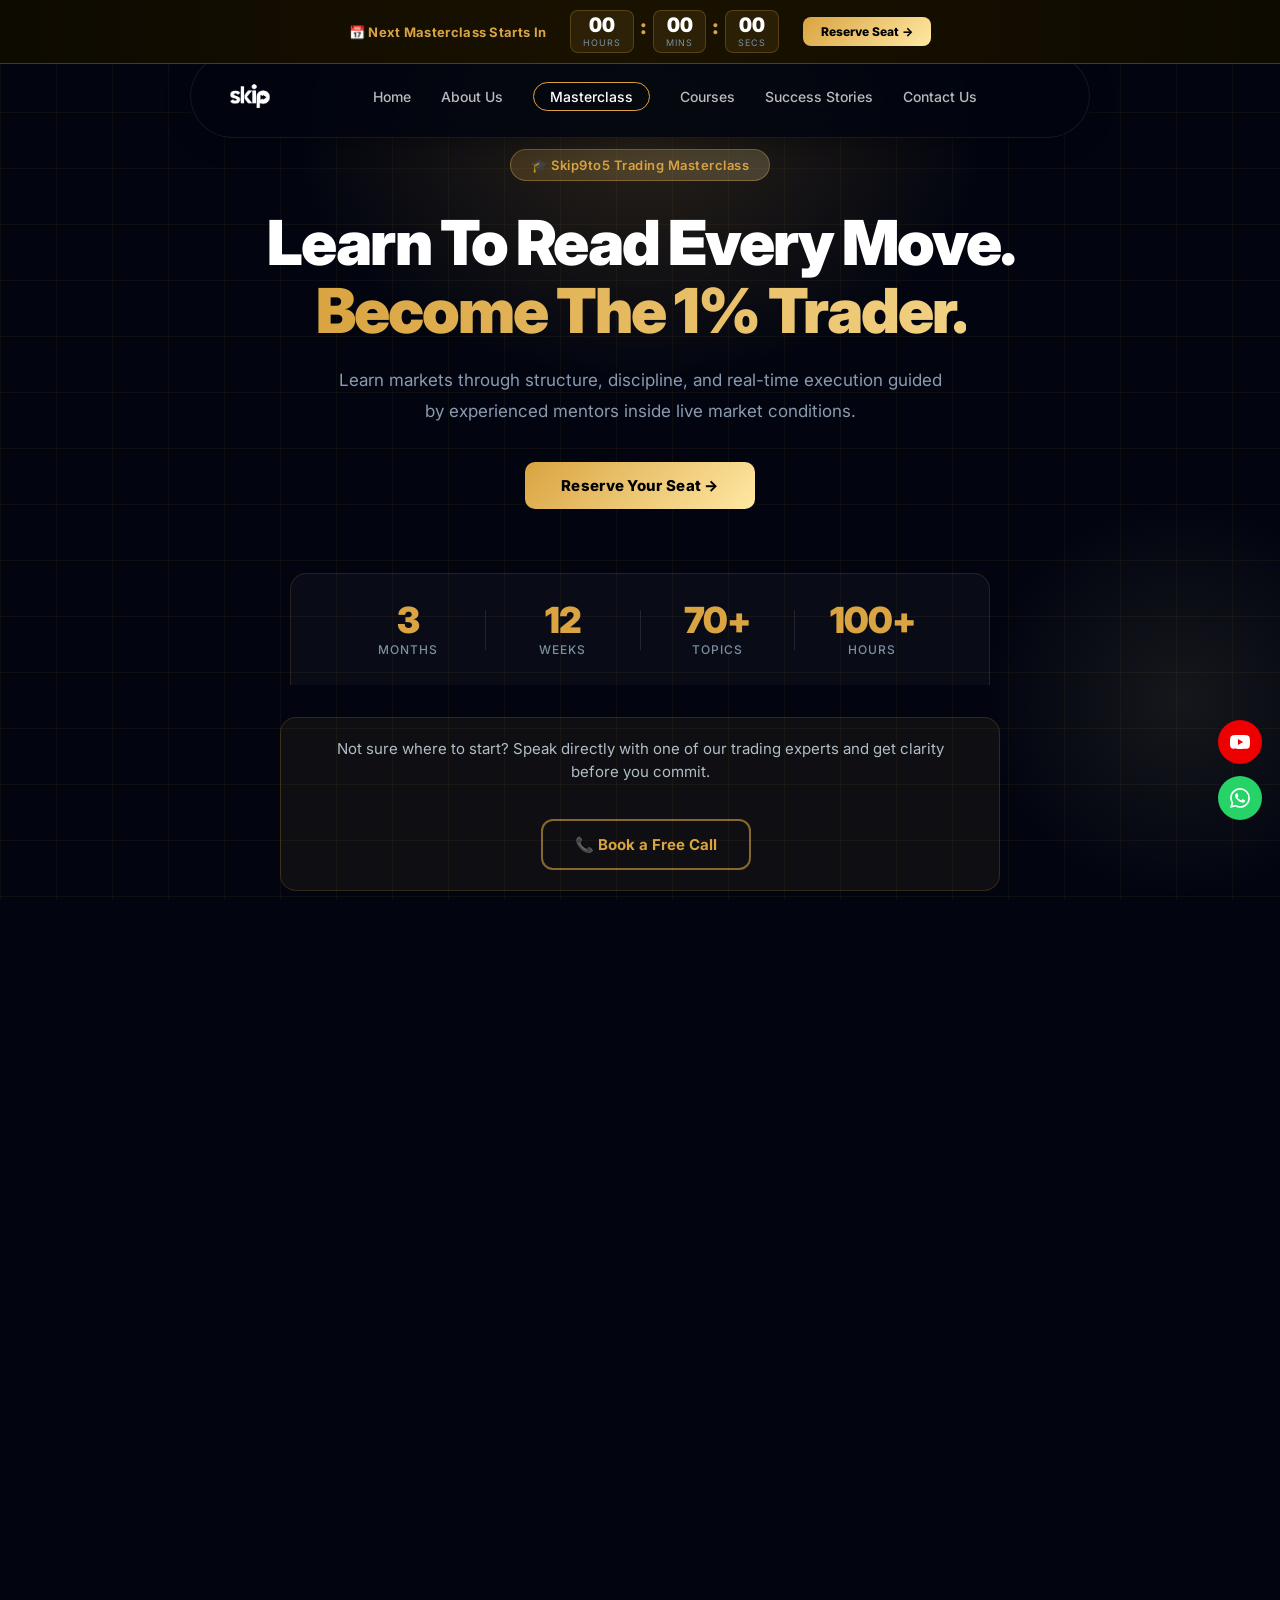
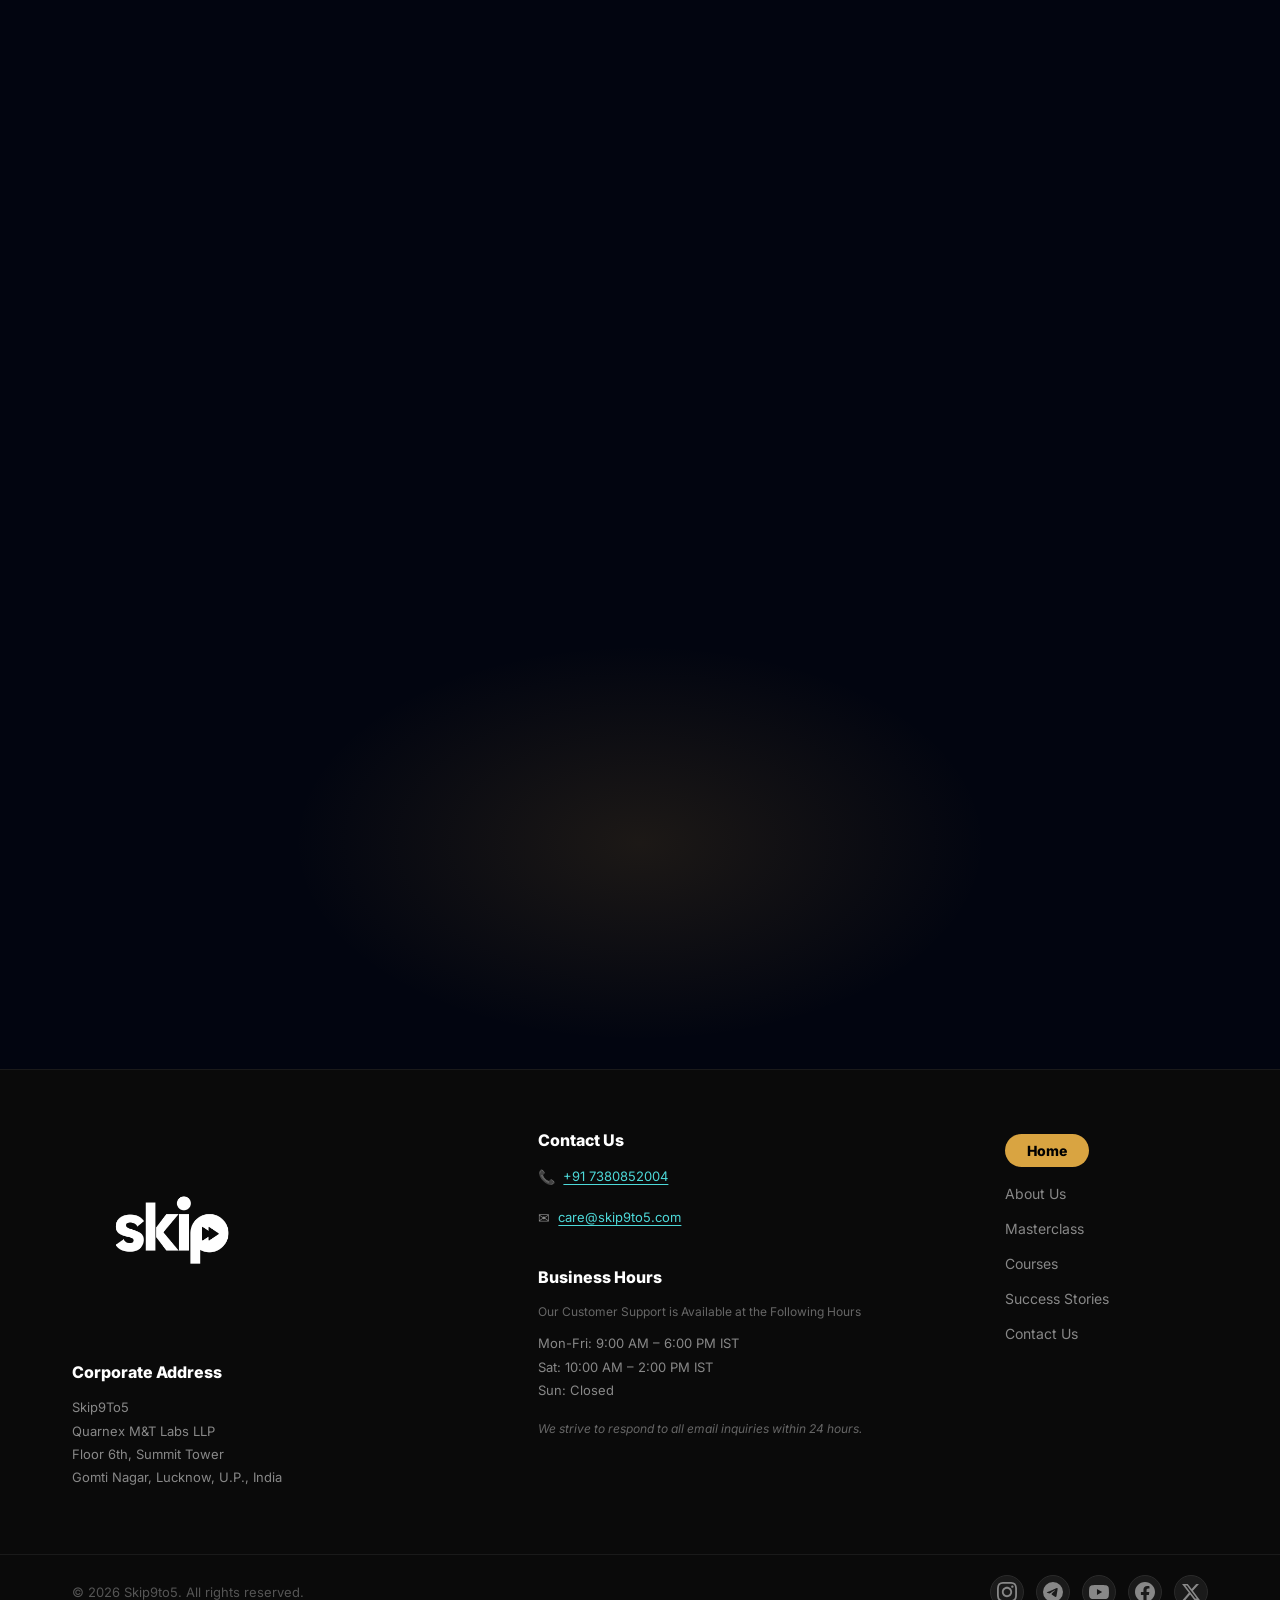
<file: masterclass.html>
<!DOCTYPE html>
<html lang="en">
<head>
  <meta charset="UTF-8" />
  <meta name="viewport" content="width=device-width, initial-scale=1.0" />
  <title>Trading Masterclass — Skip9to5</title>
  <link rel="preconnect" href="https://fonts.googleapis.com" />
  <link rel="preconnect" href="https://fonts.gstatic.com" crossorigin />
  <link href="https://fonts.googleapis.com/css2?family=Inter:wght@400;600;700;800;900&display=swap" rel="stylesheet" />
  <link rel="stylesheet" href="style.css" />
  <link rel="stylesheet" href="masterclass.css" />
</head>
<body>

  <!-- COUNTDOWN BANNER -->
  <div class="mc-countdown-bar">
    <span class="mc-countdown-label">&#128197; Next Masterclass Starts In</span>
    <div class="mc-countdown-timer">
      <div class="mc-cd-unit"><span id="cdHours">24</span><small>Hours</small></div>
      <div class="mc-cd-sep">:</div>
      <div class="mc-cd-unit"><span id="cdMins">00</span><small>Mins</small></div>
      <div class="mc-cd-sep">:</div>
      <div class="mc-cd-unit"><span id="cdSecs">00</span><small>Secs</small></div>
    </div>
    <a href="masterclass-upi-payment.html" class="mc-cd-cta">Reserve Seat &#8594;</a>
  </div>

  <!-- NAVBAR -->
  <nav class="navbar" id="navbar">
    <div class="navbar-island" id="navIsland">
      <div class="logo">
        <img src="skip.png" alt="Skip Logo" class="nav-logo-img nav-logo-desktop" />
        <img src="Skip9to5-LOGO.png" alt="Skip Logo" class="nav-logo-img nav-logo-mobile" />
      </div>
      <ul class="nav-links" id="navLinks">
        <li><a href="index.html">Home</a></li>
        <li><a href="index.html#mentors">About Us</a></li>
        <li><a href="#" class="active">Masterclass</a></li>
        <li><a href="index.html#courses">Courses</a></li>
        <!-- <li><a href="community.html">Community</a></li> -->
        <li><a href="index.html#testimonials">Success Stories</a></li>
        <li><a href="contact.html">Contact Us</a></li>
      </ul>
      <div class="nav-actions"></div>
      <button class="nav-hamburger" id="navHamburger" aria-label="Toggle menu">
        <span></span><span></span><span></span>
      </button>
    </div>
  </nav>

  <!-- HERO -->
  <section class="mc-hero">
    <div class="mc-hero-grid"></div>
    <div class="mc-hero-blob b1"></div>
    <div class="mc-hero-blob b2"></div>
    <div class="mc-hero-inner">
      <span class="mc-eyebrow" data-animate="fade-down">&#127891; Skip9to5 Trading Masterclass</span>
      <h1 data-animate="fade-up" data-delay="100">Learn To Read Every Move.<br /><span class="mc-gold">Become The 1% Trader.</span></h1>
      <p data-animate="fade-up" data-delay="200">Learn markets through structure, discipline, and real-time execution guided by experienced mentors inside live market conditions.</p>
      <a href="masterclass-upi-payment.html" class="mc-btn-primary" data-animate="zoom-in" data-delay="300">Reserve Your Seat &#8594;</a>
    </div>
    <!-- Stats bar -->
    <div class="mc-stats-bar" data-animate="fade-up" data-delay="400">
      <div class="mc-stat"><strong>3</strong><span>Months</span></div>
      <div class="mc-stat-div"></div>
      <div class="mc-stat"><strong>12</strong><span>Weeks</span></div>
      <div class="mc-stat-div"></div>
      <div class="mc-stat"><strong>70+</strong><span>Topics</span></div>
      <div class="mc-stat-div"></div>
      <div class="mc-stat"><strong>100+</strong><span>Hours</span></div>
    </div>

    <!-- FREE CALL NUDGE -->
    <div class="mc-free-call-nudge" data-animate="fade-up" data-delay="500">
      <p>Not sure where to start? Speak directly with one of our trading experts and get clarity before you commit.</p>
      <button class="mc-btn-free-call" id="openCallModal">&#128222; Book a Free Call</button>
    </div>
  </section>

  <!-- CURRICULUM -->
  <section class="mc-curriculum">
    <div class="mc-section-inner">
      <div class="mc-section-head" data-animate="fade-up">
        <h2>What You'll <span class="mc-gold">Learn</span></h2>
        <p>A structured 3-month journey from market fundamentals to professional-level execution.</p>
      </div>

      <div class="mc-months">

        <!-- WEEK 1-2 -->
        <div class="mc-month" data-animate="fade-right" data-delay="100">
          <div class="mc-month-label">Week 1 – 2</div>
          <h3 class="mc-month-title">Foundation &amp; Market Basics</h3>
          <div class="mc-modules">
            <div class="mc-module">
              <div class="mc-module-header" onclick="toggleModule(this)">
                <span>Investing &amp; Market Introduction</span>
                <span class="mc-chevron">&#8250;</span>
              </div>
              <ul class="mc-module-body">
                <li>Introduction to Stocks, Bonds, Global Markets, Crypto &amp; F&amp;O</li>
                <li>Passive Investing strategies</li>
                <li>Fundamental Analysis</li>
                <li>Financial Ratio Analysis</li>
              </ul>
            </div>
            <div class="mc-module">
              <div class="mc-module-header" onclick="toggleModule(this)">
                <span>Positional Trading &amp; Strategies</span>
                <span class="mc-chevron">&#8250;</span>
              </div>
              <ul class="mc-module-body">
                <li>Positional Trading with Trend-following</li>
                <li>Timing bull &amp; bear market runs</li>
                <li>Trading with Time cycles</li>
                <li>Creating Portfolios on Small case</li>
                <li>Daytrading with 5-EMA</li>
                <li>IPO &amp; Grey Market Analysis</li>
              </ul>
            </div>
          </div>
        </div>

        <!-- WEEK 3-4 -->
        <div class="mc-month" data-animate="fade-left" data-delay="150">
          <div class="mc-month-label">Week 3 – 4</div>
          <h3 class="mc-month-title">Advanced Trading &amp; Market Structure</h3>
          <div class="mc-modules">
            <div class="mc-module">
              <div class="mc-module-header" onclick="toggleModule(this)">
                <span>Trade Locations &amp; Technical Analysis</span>
                <span class="mc-chevron">&#8250;</span>
              </div>
              <ul class="mc-module-body">
                <li>IPO Short Strategies</li>
                <li>Momentum Switch Strategy</li>
                <li>Range Trading</li>
                <li>S&amp;R Practical Trading</li>
                <li>Demand and Supply zone Setup</li>
                <li>Intro to SMC — BoS, Choch</li>
              </ul>
            </div>
            <div class="mc-module">
              <div class="mc-module-header" onclick="toggleModule(this)">
                <span>Futures, Options &amp; Derivatives</span>
                <span class="mc-chevron">&#8250;</span>
              </div>
              <ul class="mc-module-body">
                <li>Introduction to Derivatives</li>
                <li>Futures Trading Concepts</li>
                <li>Options Fundamentals — Calls, Puts, Strike Selection</li>
                <li>Option Greeks &amp; Volatility</li>
                <li>Option Strategies — Directional &amp; Non-directional</li>
                <li>Institutional &amp; Data Analysis</li>
                <li>Advanced Execution &amp; Risk Management</li>
              </ul>
            </div>
            <div class="mc-module">
              <div class="mc-module-header" onclick="toggleModule(this)">
                <span>Market Structure Foundations</span>
                <span class="mc-chevron">&#8250;</span>
              </div>
              <ul class="mc-module-body">
                <li>Auction Market Theory</li>
                <li>Rules of Price Behaviour</li>
                <li>Liquidity (types, pools, and zones)</li>
                <li>Price Inefficiency Theory</li>
                <li>Market Profile (TPO, value area, POC)</li>
              </ul>
            </div>
          </div>
        </div>

        <!-- WEEK 5-6 -->
        <div class="mc-month" data-animate="fade-right" data-delay="200">
          <div class="mc-month-label">Week 5 – 6</div>
          <h3 class="mc-month-title">Professional Trading &amp; Funding</h3>
          <div class="mc-modules">
            <div class="mc-module">
              <div class="mc-module-header" onclick="toggleModule(this)">
                <span>Order Flow &amp; Institutional Activity</span>
                <span class="mc-chevron">&#8250;</span>
              </div>
              <ul class="mc-module-body">
                <li>Order Flow Analysis</li>
                <li>Iceberg Orders</li>
                <li>Understanding institutional trading patterns</li>
                <li>Liquidity Engineering</li>
                <li>Price Inducement</li>
                <li>Liquidity Traps and Sweeps</li>
              </ul>
            </div>
            <div class="mc-module">
              <div class="mc-module-header" onclick="toggleModule(this)">
                <span>Advanced Strategies &amp; Global Markets</span>
                <span class="mc-chevron">&#8250;</span>
              </div>
              <ul class="mc-module-body">
                <li>Market Manipulations</li>
                <li>Base Manipulations</li>
                <li>Price Deliveries</li>
                <li>Volume / Gap Imbalances</li>
                <li>Global Markets Trading Fundamentals</li>
                <li>Currency Pairs &amp; Trading Sessions</li>
                <li>VWAP Trading Strategies</li>
              </ul>
            </div>
            <div class="mc-module">
              <div class="mc-module-header" onclick="toggleModule(this)">
                <span>Risk Management &amp; Funding</span>
                <span class="mc-chevron">&#8250;</span>
              </div>
              <ul class="mc-module-body">
                <li>Position sizing and lot sizes</li>
                <li>Risk management in derivatives</li>
                <li>Understanding market risk &amp; India VIX</li>
                <li>VWAP sniper trading setup</li>
                <li>Prop firms for Global Markets</li>
                <li>Skip9to5 prop firm funding</li>
                <li>Hacking funded programs</li>
                <li>Psychology for funded accounts</li>
              </ul>
            </div>
          </div>
        </div>

      </div>
    </div>
  </section>


  <!-- CTA -->
  <section class="mc-cta">
    <div class="mc-cta-inner" data-animate="zoom-in">
      <h2>Ready to Become a <span class="mc-gold">Professional Trader?</span></h2>
      <p>Join thousands of traders who've transformed their journey with Skip9to5's structured masterclass.</p>
      <div class="mc-cta-btns">
        <a href="masterclass-upi-payment.html" class="mc-btn-primary">Purchase Now &#8594;</a>
        <a href="contact.html" class="mc-btn-outline">Talk to Us</a>
      </div>
    </div>
  </section>

  <!-- FOOTER -->
  <footer class="footer">
    <div class="footer-main">
      <div class="footer-col footer-col--address">
        <div class="footer-logo">
          <img src="skip.png" alt="Skip9to5 Logo" class="footer-logo-img" />
        </div>
        <h4>Corporate Address</h4>
        <p>Skip9To5<br />
          Quarnex M&T Labs LLP<br />
          Floor 6th, Summit Tower<br />
          Gomti Nagar, Lucknow, U.P., India</p>
      </div>
      <div class="footer-col footer-col--contact">
        <h4>Contact Us</h4>
        <p><span class="footer-icon">&#128222;</span> <a href="tel:+917380852004">+91 7380852004</a></p>
        <p><span class="footer-icon">&#9993;</span> <a href="mailto:care@skip9to5.com">care@skip9to5.com</a></p>
        <h4 style="margin-top:36px">Business Hours</h4>
        <p class="footer-hours-sub">Our Customer Support is Available at the Following Hours</p>
        <p>Mon-Fri: 9:00 AM &ndash; 6:00 PM IST<br />
          Sat: 10:00 AM &ndash; 2:00 PM IST<br />
          Sun: Closed</p>
        <p class="footer-hours-note">We strive to respond to all email inquiries within 24 hours.</p>
      </div>
      <div class="footer-col footer-col--nav">
        <a href="index.html" class="footer-nav-home">Home</a>
        <a href="index.html#mentors">About Us</a>
        <a href="#">Masterclass</a>
        <a href="index.html#courses">Courses</a>
        <a href="index.html#testimonials">Success Stories</a>
        <a href="contact.html">Contact Us</a>
      </div>
    </div>
    <div class="footer-bottom">
      <span>&copy; 2026 Skip9to5. All rights reserved.</span>
      <div class="footer-socials">
        <a href="#" class="fs-icon" aria-label="Instagram">
          <svg width="20" height="20" viewBox="0 0 24 24" fill="currentColor">
            <path d="M12 2.163c3.204 0 3.584.012 4.85.07 3.252.148 4.771 1.691 4.919 4.919.058 1.265.069 1.645.069 4.849 0 3.205-.012 3.584-.069 4.849-.149 3.225-1.664 4.771-4.919 4.919-1.266.058-1.644.07-4.85.07-3.204 0-3.584-.012-4.849-.07-3.26-.149-4.771-1.699-4.919-4.92-.058-1.265-.07-1.644-.07-4.849 0-3.204.013-3.583.07-4.849.149-3.227 1.664-4.771 4.919-4.919 1.266-.057 1.645-.069 4.849-.069zm0-2.163c-3.259 0-3.667.014-4.947.072-4.358.2-6.78 2.618-6.98 6.98-.059 1.281-.073 1.689-.073 4.948 0 3.259.014 3.668.072 4.948.2 4.358 2.618 6.78 6.98 6.98 1.281.058 1.689.072 4.948.072 3.259 0 3.668-.014 4.948-.072 4.354-.2 6.782-2.618 6.979-6.98.059-1.28.073-1.689.073-4.948 0-3.259-.014-3.667-.072-4.947-.196-4.354-2.617-6.78-6.979-6.98-1.281-.059-1.69-.073-4.949-.073zm0 5.838c-3.403 0-6.162 2.759-6.162 6.162s2.759 6.163 6.162 6.163 6.162-2.759 6.162-6.163c0-3.403-2.759-6.162-6.162-6.162zm0 10.162c-2.209 0-4-1.79-4-4 0-2.209 1.791-4 4-4s4 1.791 4 4c0 2.21-1.791 4-4 4zm6.406-11.845c-.796 0-1.441.645-1.441 1.44s.645 1.44 1.441 1.44c.795 0 1.439-.645 1.439-1.44s-.644-1.44-1.439-1.44z"/>
          </svg>
        </a>
        <a href="#" class="fs-icon" aria-label="Telegram">
          <svg width="20" height="20" viewBox="0 0 24 24" fill="currentColor">
            <path d="M11.944 0A12 12 0 0 0 0 12a12 12 0 0 0 12 12 12 12 0 0 0 12-12A12 12 0 0 0 12 0a12 12 0 0 0-.056 0zm4.962 7.224c.1-.002.321.023.465.14a.506.506 0 0 1 .171.325c.016.093.036.306.02.472-.18 1.898-.962 6.502-1.36 8.627-.168.9-.499 1.201-.82 1.23-.696.065-1.225-.46-1.9-.902-1.056-.693-1.653-1.124-2.678-1.8-1.185-.78-.417-1.21.258-1.91.177-.184 3.247-2.977 3.307-3.23.007-.032.014-.15-.056-.212s-.174-.041-.249-.024c-.106.024-1.793 1.14-5.061 3.345-.48.33-.913.49-1.302.48-.428-.008-1.252-.241-1.865-.44-.752-.245-1.349-.374-1.297-.789.027-.216.325-.437.893-.663 3.498-1.524 5.83-2.529 6.998-3.014 3.332-1.386 4.025-1.627 4.476-1.635z"/>
          </svg>
        </a>
        <a href="https://youtube.com/@skip9to5?si=LxLAtM2rjzqZ6V-M" class="fs-icon" target="_blank" rel="noopener" aria-label="YouTube">
          <svg width="20" height="20" viewBox="0 0 24 24" fill="currentColor">
            <path d="M23.498 6.186a3.016 3.016 0 0 0-2.122-2.136C19.505 3.545 12 3.545 12 3.545s-7.505 0-9.377.505A3.017 3.017 0 0 0 .502 6.186C0 8.07 0 12 0 12s0 3.93.502 5.814a3.016 3.016 0 0 0 2.122 2.136c1.871.505 9.376.505 9.376.505s7.505 0 9.377-.505a3.015 3.015 0 0 0 2.122-2.136C24 15.93 24 12 24 12s0-3.93-.502-5.814zM9.545 15.568V8.432L15.818 12l-6.273 3.568z"/>
          </svg>
        </a>
        <a href="#" class="fs-icon" aria-label="Facebook">
          <svg width="20" height="20" viewBox="0 0 24 24" fill="currentColor">
            <path d="M24 12.073c0-6.627-5.373-12-12-12s-12 5.373-12 12c0 5.99 4.388 10.954 10.125 11.854v-8.385H7.078v-3.47h3.047V9.43c0-3.007 1.792-4.669 4.533-4.669 1.312 0 2.686.235 2.686.235v2.953H15.83c-1.491 0-1.956.925-1.956 1.874v2.25h3.328l-.532 3.47h-2.796v8.385C19.612 23.027 24 18.062 24 12.073z"/>
          </svg>
        </a>
        <a href="#" class="fs-icon" aria-label="X (Twitter)">
          <svg width="20" height="20" viewBox="0 0 24 24" fill="currentColor">
            <path d="M18.244 2.25h3.308l-7.227 8.26 8.502 11.24H16.17l-5.214-6.817L4.99 21.75H1.68l7.73-8.835L1.254 2.25H8.08l4.713 6.231zm-1.161 17.52h1.833L7.084 4.126H5.117z"/>
          </svg>
        </a>
      </div>
    </div>
  </footer>

  <div class="float-social">
    <a href="https://youtube.com/@skip9to5?si=LxLAtM2rjzqZ6V-M" class="float-yt" target="_blank" rel="noopener" aria-label="YouTube">
      <svg width="20" height="20" viewBox="0 0 24 24" fill="currentColor">
        <path d="M23.498 6.186a3.016 3.016 0 0 0-2.122-2.136C19.505 3.545 12 3.545 12 3.545s-7.505 0-9.377.505A3.017 3.017 0 0 0 .502 6.186C0 8.07 0 12 0 12s0 3.93.502 5.814a3.016 3.016 0 0 0 2.122 2.136c1.871.505 9.376.505 9.376.505s7.505 0 9.377-.505a3.015 3.015 0 0 0 2.122-2.136C24 15.93 24 12 24 12s0-3.93-.502-5.814zM9.545 15.568V8.432L15.818 12l-6.273 3.568z"/>
      </svg>
    </a>
    <a href="https://wa.me/917380852004?text=Hi%20Team%20Skip9To5%2C%20I%20want%20to%20know%20more%20about%20your%20programs." class="float-wa" target="_blank" rel="noopener" aria-label="WhatsApp">
      <svg width="20" height="20" viewBox="0 0 24 24" fill="currentColor">
        <path d="M17.472 14.382c-.297-.149-1.758-.867-2.03-.967-.273-.099-.471-.148-.67.15-.197.297-.767.966-.94 1.164-.173.199-.347.223-.644.075-.297-.15-1.255-.463-2.39-1.475-.883-.788-1.48-1.761-1.653-2.059-.173-.297-.018-.458.13-.606.134-.133.298-.347.446-.52.149-.174.198-.298.298-.497.099-.198.05-.371-.025-.52-.075-.149-.669-1.612-.916-2.207-.242-.579-.487-.5-.669-.51-.173-.008-.371-.01-.57-.01-.198 0-.52.074-.792.372-.272.297-1.04 1.016-1.04 2.479 0 1.462 1.065 2.875 1.213 3.074.149.198 2.096 3.2 5.077 4.487.709.306 1.262.489 1.694.625.712.227 1.36.195 1.871.118.571-.085 1.758-.719 2.006-1.413.248-.694.248-1.289.173-1.413-.074-.124-.272-.198-.57-.347m-5.421 7.403h-.004a9.87 9.87 0 01-5.031-1.378l-.361-.214-3.741.982.998-3.648-.235-.374a9.86 9.86 0 01-1.51-5.26c.001-5.45 4.436-9.884 9.888-9.884 2.64 0 5.122 1.03 6.988 2.898a9.825 9.825 0 012.893 6.994c-.003 5.45-4.437 9.884-9.885 9.884m8.413-18.297A11.815 11.815 0 0012.05 0C5.495 0 .16 5.335.157 11.892c0 2.096.547 4.142 1.588 5.945L.057 24l6.305-1.654a11.882 11.882 0 005.683 1.448h.005c6.554 0 11.89-5.335 11.893-11.893a11.821 11.821 0 00-3.48-8.413Z"/>
      </svg>
    </a>
  </div>

  <!-- BOOK A FREE CALL MODAL -->
  <div class="fcall-overlay" id="callModal" role="dialog" aria-modal="true" aria-labelledby="callModalTitle">
    <div class="fcall-modal">
      <button class="fcall-close" id="closeCallModal" aria-label="Close">&times;</button>
      <h3 id="callModalTitle">&#128222; Book a Free Call</h3>
      <p>Fill in your details and we'll reach out to schedule your free strategy call.</p>
      <form id="freeCallForm">
        <input type="text" name="name" placeholder="Your Name" required />
        <input type="tel" name="phone" placeholder="Phone Number" required />
        <input type="email" name="email" placeholder="Email ID" required />
        <button type="submit" id="callSubmitBtn">Book My Free Call</button>
        <p id="callFormStatus" class="fcall-status"></p>
      </form>
    </div>
  </div>

  <script>
    // Countdown — May 24, 2026 at 00:00 IST
    (function () {
      const targetDate = new Date('2026-05-31T00:00:00+05:30').getTime();
      function tick() {
        const diff = Math.max(0, targetDate - Date.now());
        const h = Math.floor(diff / 3600000);
        const m = Math.floor((diff % 3600000) / 60000);
        const s = Math.floor((diff % 60000) / 1000);
        document.getElementById('cdHours').textContent = String(h).padStart(2, '0');
        document.getElementById('cdMins').textContent  = String(m).padStart(2, '0');
        document.getElementById('cdSecs').textContent  = String(s).padStart(2, '0');
        if (diff > 0) requestAnimationFrame(tick);
      }
      tick();
    })();
    const navIsland = document.getElementById('navIsland');
    const navHamburger = document.getElementById('navHamburger');
    const navLinks = document.getElementById('navLinks');
    window.addEventListener('scroll', () => {
      navIsland.classList.toggle('scrolled', window.scrollY > 60);
    });
    navHamburger.addEventListener('click', () => {
      navHamburger.classList.toggle('open');
      navLinks.classList.toggle('open');
    });
    document.addEventListener('click', (e) => {
      if (!navIsland.contains(e.target)) {
        navHamburger.classList.remove('open');
        navLinks.classList.remove('open');
      }
    });

    // Accordion
    function toggleModule(header) {
      const body = header.nextElementSibling;
      const chevron = header.querySelector('.mc-chevron');
      const isOpen = body.classList.contains('open');
      // close all in same month
      header.closest('.mc-modules').querySelectorAll('.mc-module-body').forEach(b => b.classList.remove('open'));
      header.closest('.mc-modules').querySelectorAll('.mc-chevron').forEach(c => c.classList.remove('rotated'));
      if (!isOpen) {
        body.classList.add('open');
        chevron.classList.add('rotated');
      }
    }

    // Free Call Modal
    const CALL_SHEET_URL = 'https://script.google.com/macros/s/AKfycbzf9CMsB3ORaiph2vqpT7WG5SyRgx6KIJ3NQXLl-ib7HVEDdV_2F7fscIm9G38dktUA/exec';
    const callModal = document.getElementById('callModal');
    document.getElementById('openCallModal').addEventListener('click', () => {
      callModal.classList.add('active');
      document.body.style.overflow = 'hidden';
    });
    function closeModal() {
      callModal.classList.remove('active');
      document.body.style.overflow = '';
    }
    document.getElementById('closeCallModal').addEventListener('click', closeModal);
    callModal.addEventListener('click', (e) => { if (e.target === callModal) closeModal(); });
    document.addEventListener('keydown', (e) => { if (e.key === 'Escape') closeModal(); });

    document.getElementById('freeCallForm').addEventListener('submit', async function (e) {
      e.preventDefault();
      const btn = document.getElementById('callSubmitBtn');
      const status = document.getElementById('callFormStatus');
      const form = e.target;
      const data = {
        name: form.name.value.trim(),
        phone: form.phone.value.trim(),
        email: form.email.value.trim(),
      };
      btn.disabled = true;
      btn.textContent = 'Booking...';
      status.textContent = '';
      status.className = 'fcall-status';
      try {
        await fetch(CALL_SHEET_URL, {
          method: 'POST',
          mode: 'no-cors',
          headers: { 'Content-Type': 'application/json' },
          body: JSON.stringify(data),
        });
        status.textContent = '✓ Booked! We\'ll call you soon.';
        status.classList.add('success');
        form.reset();
        setTimeout(closeModal, 2500);
      } catch {
        status.textContent = 'Something went wrong. Please try again.';
        status.classList.add('error');
      } finally {
        btn.disabled = false;
        btn.textContent = 'Book My Free Call';
      }
    });
  </script>
  <script src="animate.js"></script>
</body>
</html>
</file>
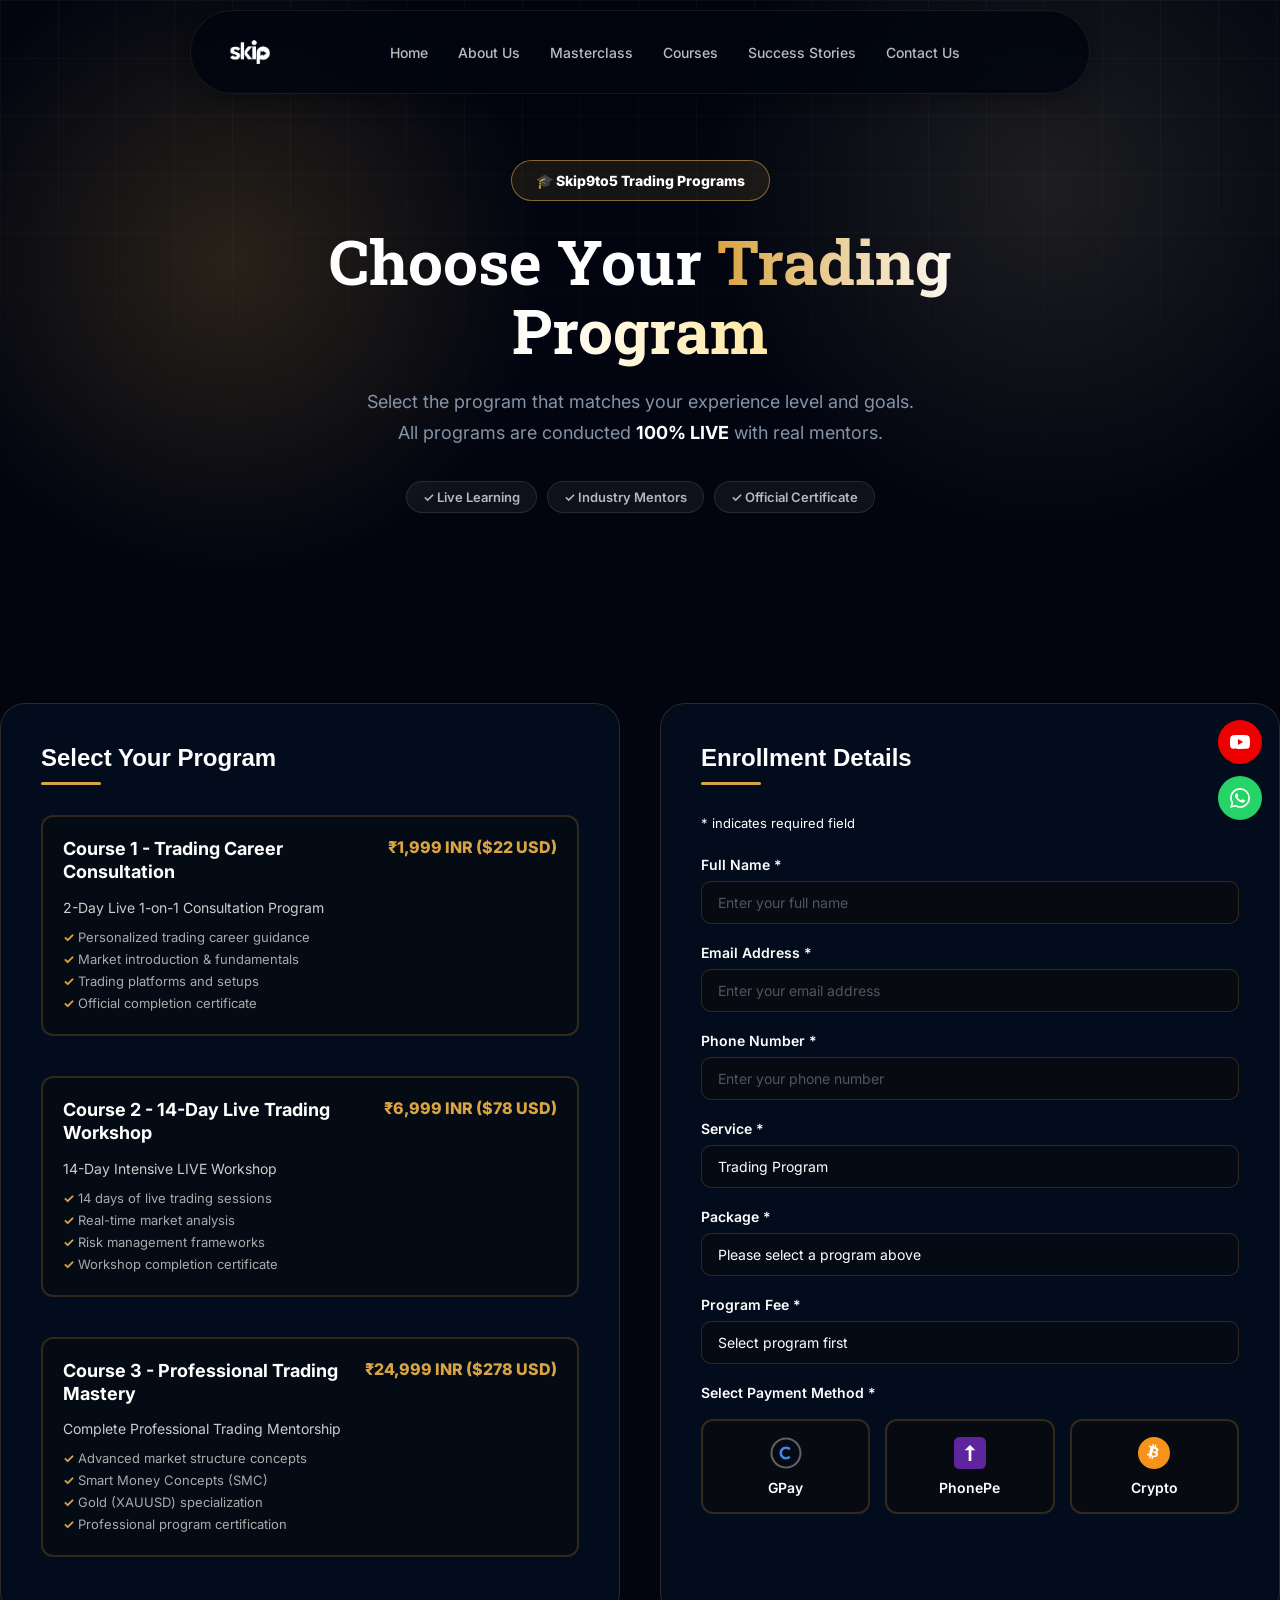
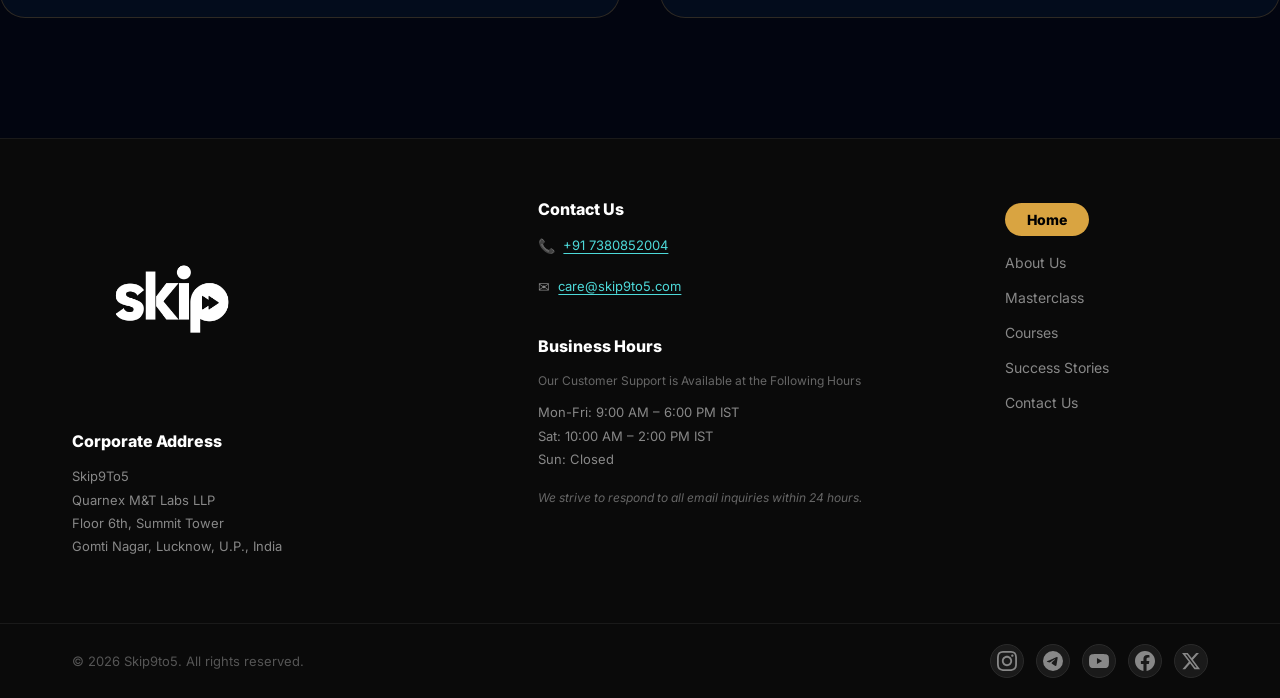
<file: payment.html>
<!DOCTYPE html>
<html lang="en">

<head>
  <meta charset="UTF-8">
  <meta name="viewport" content="width=device-width, initial-scale=1.0">
  <title>Complete Your Payment - Skip9to5</title>
  <link rel="preconnect" href="https://fonts.googleapis.com">
  <link rel="preconnect" href="https://fonts.gstatic.com" crossorigin>
  <link href="https://fonts.googleapis.com/css2?family=Inter:wght@400;600;700;800;900&display=swap" rel="stylesheet">
  <link href="https://fonts.googleapis.com/css2?family=Roboto+Slab:wght@700&display=swap" rel="stylesheet">
  <link rel="stylesheet" href="style.css">
  <link rel="stylesheet" href="payment.css">
</head>

<body>


  <nav class="navbar" id="navbar">
    <div class="navbar-island" id="navIsland">
      <div class="logo">
        <img src="skip.png" alt="Skip Logo" class="nav-logo-img nav-logo-desktop" />
        <img src="Skip9to5-LOGO.png" alt="Skip Logo" class="nav-logo-img nav-logo-mobile" />
      </div>
      <ul class="nav-links" id="navLinks">
        <li><a href="index.html">Home</a></li>
        <li><a href="index.html#mentors">About Us</a></li>
        <li><a href="masterclass.html">Masterclass</a></li>
        <li><a href="index.html#courses">Courses</a></li>
        <!-- <li><a href="community.html">Community</a></li> -->
        <li><a href="index.html#testimonials">Success Stories</a></li>
        <li><a href="contact.html">Contact Us</a></li>
      </ul>
      <div class="nav-actions"></div>
      <button class="nav-hamburger" id="navHamburger" aria-label="Toggle menu">
        <span></span><span></span><span></span>
      </button>
    </div>
  </nav>

  <section class="payment-hero">
    <div class="container">
      <div class="payment-hero-content" data-animate="fade-up">
        <span class="payment-hero-badge">&#127891; Skip9to5 Trading Programs</span>
        <h1>Choose Your <span class="payment-highlight">Trading Program</span></h1>
        <p>Select the program that matches your experience level and goals.<br />All programs are conducted <strong>100% LIVE</strong> with real mentors.</p>
        <div class="payment-hero-meta">
          <span>&#10003; Live Learning</span>
          <span>&#10003; Industry Mentors</span>
          <span>&#10003; Official Certificate</span>
        </div>
      </div>
    </div>
  </section>

  <section class="payment-section">
    <div class="container">
      <div class="payment-grid">
        <!-- Program Selection -->
        <div class="order-summary" data-animate="fade-right" data-delay="100">
          <div class="summary-header">
            <h2>Select Your Program</h2>
            <div class="header-underline"></div>
          </div>
          <div class="summary-content">
            <div class="program-option" data-program="course1">
              <div class="program-header">
                <h3>Course 1 - Trading Career Consultation</h3>
                <div class="program-price">₹1,999 INR ($22 USD)</div>
              </div>
              <div class="program-details">
                <p>2-Day Live 1-on-1 Consultation Program</p>
                <ul>
                  <li>Personalized trading career guidance</li>
                  <li>Market introduction & fundamentals</li>
                  <li>Trading platforms and setups</li>
                  <li>Official completion certificate</li>
                </ul>
              </div>
            </div>

            <div class="program-option" data-program="course2">
              <div class="program-header">
                <h3>Course 2 - 14-Day Live Trading Workshop</h3>
                <div class="program-price">₹6,999 INR ($78 USD)</div>
              </div>
              <div class="program-details">
                <p>14-Day Intensive LIVE Workshop</p>
                <ul>
                  <li>14 days of live trading sessions</li>
                  <li>Real-time market analysis</li>
                  <li>Risk management frameworks</li>
                  <li>Workshop completion certificate</li>
                </ul>
              </div>
            </div>

            <div class="program-option" data-program="course3">
              <div class="program-header">
                <h3>Course 3 - Professional Trading Mastery</h3>
                <div class="program-price">₹24,999 INR ($278 USD)</div>
              </div>
              <div class="program-details">
                <p>Complete Professional Trading Mentorship</p>
                <ul>
                  <li>Advanced market structure concepts</li>
                  <li>Smart Money Concepts (SMC)</li>
                  <li>Gold (XAUUSD) specialization</li>
                  <li>Professional program certification</li>
                </ul>
              </div>
            </div>
          </div>
        </div>

        <!-- Payment Details -->
        <div class="payment-details" data-animate="fade-left" data-delay="200">
          <div class="details-header">
            <h2>Enrollment Details</h2>
            <div class="header-underline"></div>
          </div>
          <form id="paymentForm" class="payment-form">
            <p class="required-note">* indicates required field</p>

            <div class="form-group">
              <label for="fullName">Full Name *</label>
              <input type="text" id="fullName" name="fullName" placeholder="Enter your full name" required>
            </div>

            <div class="form-group">
              <label for="email">Email Address *</label>
              <input type="email" id="email" name="email" placeholder="Enter your email address" required>
            </div>

            <div class="form-group">
              <label for="phone">Phone Number *</label>
              <input type="tel" id="phone" name="phone" placeholder="Enter your phone number" required>
            </div>

            <div class="form-group">
              <label for="service">Service *</label>
              <input type="text" id="service" name="service" value="Trading Program" readonly>
            </div>

            <div class="form-group">
              <label for="selectedProgram">Package *</label>
              <input type="text" id="selectedProgram" name="selectedProgram" value="Please select a program above" readonly>
            </div>

            <div class="form-group">
              <label for="amount">Program Fee *</label>
              <input type="text" id="amount" name="amount" value="Select program first" readonly>
            </div>

            <div class="form-group">
              <label>Select Payment Method *</label>
              <div class="payment-methods">
                <button type="button" class="payment-method-btn" data-method="gpay" data-qr="Phonepay_qr.jpeg">
                  <svg viewBox="0 0 512 512" width="24" height="24">
                    <path fill="#5F6368"
                      d="M256 8C119.033 8 8 119.033 8 256s111.033 248 248 248 248-111.033 248-248S392.967 8 256 8zm0 464c-119.103 0-216-96.897-216-216S136.897 40 256 40s216 96.897 216 216-96.897 216-216 216z" />
                    <path fill="#4285F4"
                      d="M256 152c-57.346 0-104 46.654-104 104s46.654 104 104 104c28.673 0 54.643-11.643 73.373-30.373l-29.373-29.373C287.357 312.357 272.357 320 256 320c-35.346 0-64-28.654-64-64s28.654-64 64-64c17.673 0 33.673 7.163 45.373 18.746l29.373-29.373C311.643 163.643 285.673 152 256 152z" />
                  </svg>
                  <span>GPay</span>
                </button>
                <button type="button" class="payment-method-btn" data-method="phonepe" data-qr="Phonepay_qr.jpeg">
                  <svg viewBox="0 0 24 24" width="24" height="24">
                    <rect fill="#5F259F" width="24" height="24" rx="4" />
                    <path fill="#FFFFFF" d="M12 6L8 10h3v8h2v-8h3l-4-4z" />
                  </svg>
                  <span>PhonePe</span>
                </button>
                <button type="button" class="payment-method-btn" data-method="crypto">
                  <svg viewBox="0 0 24 24" width="24" height="24" fill="none">
                    <circle cx="12" cy="12" r="12" fill="#F7931A"/>
                    <path d="M15.5 10.2c.2-1.3-.8-2-2.1-2.5l.4-1.7-1-.3-.4 1.6-.8-.2.4-1.6-1-.3-.4 1.7-2.1-.5-.3 1.1s.7.2.7.2c.4.1.5.4.4.6l-1 4c0 .2-.2.4-.5.3l-.7-.2-.5 1.2 2 .5-.4 1.7 1 .3.4-1.7.8.2-.4 1.7 1 .3.4-1.7c1.7.3 3 .2 3.5-1.4.4-1.2 0-1.9-.9-2.4.6-.1 1.1-.6 1.2-1.4zm-2.2 3.1c-.3 1.2-2.3.6-3 .4l.5-2.2c.7.2 2.8.5 2.5 1.8zm.3-3.1c-.3 1.1-2 .5-2.5.4l.5-2c.5.1 2.2.4 2 1.6z" fill="#fff"/>
                  </svg>
                  <span>Crypto</span>
                </button>
              </div>
            </div>

          </form>
        </div>
      </div>
    </div>
  </section>

  <!-- Payment Modal -->
  <div class="payment-modal" id="paymentModal">
    <div class="modal-overlay"></div>
    <div class="modal-content">
      <button class="modal-close" id="modalClose">&times;</button>
      <div class="modal-body" id="modalBody">
        <!-- Content will be dynamically inserted -->
      </div>
    </div>
  </div>

  <footer class="footer">
    <div class="footer-main">
      <div class="footer-col footer-col--address">
        <div class="footer-logo">
          <img src="skip.png" alt="Skip9to5 Logo" class="footer-logo-img" />
        </div>
        <h4>Corporate Address</h4>
        <p>Skip9To5<br />
          Quarnex M&T Labs LLP<br />
          Floor 6th, Summit Tower<br />
          Gomti Nagar, Lucknow, U.P., India</p>
      </div>
      <div class="footer-col footer-col--contact">
        <h4>Contact Us</h4>
        <p><span class="footer-icon">&#128222;</span> <a href="tel:+917380852004">+91 7380852004</a></p>
        <p><span class="footer-icon">&#9993;</span> <a href="mailto:care@skip9to5.com">care@skip9to5.com</a></p>
        <h4 style="margin-top:36px">Business Hours</h4>
        <p class="footer-hours-sub">Our Customer Support is Available at the Following Hours</p>
        <p>Mon-Fri: 9:00 AM &ndash; 6:00 PM IST<br />
          Sat: 10:00 AM &ndash; 2:00 PM IST<br />
          Sun: Closed</p>
        <p class="footer-hours-note">We strive to respond to all email inquiries within 24 hours.</p>
      </div>
      <div class="footer-col footer-col--nav">
        <a href="index.html" class="footer-nav-home">Home</a>
        <a href="#">About Us</a>
        <a href="global-markets.html">Masterclass</a>
        <a href="index.html#courses">Courses</a>
        <a href="#">Success Stories</a>
        <a href="contact.html">Contact Us</a>
      </div>
    </div>
    <div class="footer-bottom">
      <span>&copy; 2026 Skip9to5. All rights reserved.</span>
      <div class="footer-socials">
        <a href="#" class="fs-icon" aria-label="Instagram">
          <svg width="20" height="20" viewBox="0 0 24 24" fill="currentColor">
            <path d="M12 2.163c3.204 0 3.584.012 4.85.07 3.252.148 4.771 1.691 4.919 4.919.058 1.265.069 1.645.069 4.849 0 3.205-.012 3.584-.069 4.849-.149 3.225-1.664 4.771-4.919 4.919-1.266.058-1.644.07-4.85.07-3.204 0-3.584-.012-4.849-.07-3.26-.149-4.771-1.699-4.919-4.92-.058-1.265-.07-1.644-.07-4.849 0-3.204.013-3.583.07-4.849.149-3.227 1.664-4.771 4.919-4.919 1.266-.057 1.645-.069 4.849-.069zm0-2.163c-3.259 0-3.667.014-4.947.072-4.358.2-6.78 2.618-6.98 6.98-.059 1.281-.073 1.689-.073 4.948 0 3.259.014 3.668.072 4.948.2 4.358 2.618 6.78 6.98 6.98 1.281.058 1.689.072 4.948.072 3.259 0 3.668-.014 4.948-.072 4.354-.2 6.782-2.618 6.979-6.98.059-1.28.073-1.689.073-4.948 0-3.259-.014-3.667-.072-4.947-.196-4.354-2.617-6.78-6.979-6.98-1.281-.059-1.69-.073-4.949-.073zm0 5.838c-3.403 0-6.162 2.759-6.162 6.162s2.759 6.163 6.162 6.163 6.162-2.759 6.162-6.163c0-3.403-2.759-6.162-6.162-6.162zm0 10.162c-2.209 0-4-1.79-4-4 0-2.209 1.791-4 4-4s4 1.791 4 4c0 2.21-1.791 4-4 4zm6.406-11.845c-.796 0-1.441.645-1.441 1.44s.645 1.44 1.441 1.44c.795 0 1.439-.645 1.439-1.44s-.644-1.44-1.439-1.44z"/>
          </svg>
        </a>
        <a href="#" class="fs-icon" aria-label="Telegram">
          <svg width="20" height="20" viewBox="0 0 24 24" fill="currentColor">
            <path d="M11.944 0A12 12 0 0 0 0 12a12 12 0 0 0 12 12 12 12 0 0 0 12-12A12 12 0 0 0 12 0a12 12 0 0 0-.056 0zm4.962 7.224c.1-.002.321.023.465.14a.506.506 0 0 1 .171.325c.016.093.036.306.02.472-.18 1.898-.962 6.502-1.36 8.627-.168.9-.499 1.201-.82 1.23-.696.065-1.225-.46-1.9-.902-1.056-.693-1.653-1.124-2.678-1.8-1.185-.78-.417-1.21.258-1.91.177-.184 3.247-2.977 3.307-3.23.007-.032.014-.15-.056-.212s-.174-.041-.249-.024c-.106.024-1.793 1.14-5.061 3.345-.48.33-.913.49-1.302.48-.428-.008-1.252-.241-1.865-.44-.752-.245-1.349-.374-1.297-.789.027-.216.325-.437.893-.663 3.498-1.524 5.83-2.529 6.998-3.014 3.332-1.386 4.025-1.627 4.476-1.635z"/>
          </svg>
        </a>
        <a href="https://youtube.com/@skip9to5?si=LxLAtM2rjzqZ6V-M" class="fs-icon" target="_blank" rel="noopener" aria-label="YouTube">
          <svg width="20" height="20" viewBox="0 0 24 24" fill="currentColor">
            <path d="M23.498 6.186a3.016 3.016 0 0 0-2.122-2.136C19.505 3.545 12 3.545 12 3.545s-7.505 0-9.377.505A3.017 3.017 0 0 0 .502 6.186C0 8.07 0 12 0 12s0 3.93.502 5.814a3.016 3.016 0 0 0 2.122 2.136c1.871.505 9.376.505 9.376.505s7.505 0 9.377-.505a3.015 3.015 0 0 0 2.122-2.136C24 15.93 24 12 24 12s0-3.93-.502-5.814zM9.545 15.568V8.432L15.818 12l-6.273 3.568z"/>
          </svg>
        </a>
        <a href="#" class="fs-icon" aria-label="Facebook">
          <svg width="20" height="20" viewBox="0 0 24 24" fill="currentColor">
            <path d="M24 12.073c0-6.627-5.373-12-12-12s-12 5.373-12 12c0 5.99 4.388 10.954 10.125 11.854v-8.385H7.078v-3.47h3.047V9.43c0-3.007 1.792-4.669 4.533-4.669 1.312 0 2.686.235 2.686.235v2.953H15.83c-1.491 0-1.956.925-1.956 1.874v2.25h3.328l-.532 3.47h-2.796v8.385C19.612 23.027 24 18.062 24 12.073z"/>
          </svg>
        </a>
        <a href="#" class="fs-icon" aria-label="X (Twitter)">
          <svg width="20" height="20" viewBox="0 0 24 24" fill="currentColor">
            <path d="M18.244 2.25h3.308l-7.227 8.26 8.502 11.24H16.17l-5.214-6.817L4.99 21.75H1.68l7.73-8.835L1.254 2.25H8.08l4.713 6.231zm-1.161 17.52h1.833L7.084 4.126H5.117z"/>
          </svg>
        </a>
      </div>
    </div>
  </footer>

  <div class="float-social">
    <a href="https://youtube.com/@skip9to5?si=LxLAtM2rjzqZ6V-M" class="float-yt" target="_blank" rel="noopener" aria-label="YouTube">
      <svg width="20" height="20" viewBox="0 0 24 24" fill="currentColor">
        <path d="M23.498 6.186a3.016 3.016 0 0 0-2.122-2.136C19.505 3.545 12 3.545 12 3.545s-7.505 0-9.377.505A3.017 3.017 0 0 0 .502 6.186C0 8.07 0 12 0 12s0 3.93.502 5.814a3.016 3.016 0 0 0 2.122 2.136c1.871.505 9.376.505 9.376.505s7.505 0 9.377-.505a3.015 3.015 0 0 0 2.122-2.136C24 15.93 24 12 24 12s0-3.93-.502-5.814zM9.545 15.568V8.432L15.818 12l-6.273 3.568z"/>
      </svg>
    </a>
    <a href="https://wa.me/917380852004?text=Hi%20Team%20Skip9To5%2C%20I%20want%20to%20know%20more%20about%20your%20programs." class="float-wa" target="_blank" rel="noopener" aria-label="WhatsApp">
      <svg width="20" height="20" viewBox="0 0 24 24" fill="currentColor">
        <path d="M17.472 14.382c-.297-.149-1.758-.867-2.03-.967-.273-.099-.471-.148-.67.15-.197.297-.767.966-.94 1.164-.173.199-.347.223-.644.075-.297-.15-1.255-.463-2.39-1.475-.883-.788-1.48-1.761-1.653-2.059-.173-.297-.018-.458.13-.606.134-.133.298-.347.446-.52.149-.174.198-.298.298-.497.099-.198.05-.371-.025-.52-.075-.149-.669-1.612-.916-2.207-.242-.579-.487-.5-.669-.51-.173-.008-.371-.01-.57-.01-.198 0-.52.074-.792.372-.272.297-1.04 1.016-1.04 2.479 0 1.462 1.065 2.875 1.213 3.074.149.198 2.096 3.2 5.077 4.487.709.306 1.262.489 1.694.625.712.227 1.36.195 1.871.118.571-.085 1.758-.719 2.006-1.413.248-.694.248-1.289.173-1.413-.074-.124-.272-.198-.57-.347m-5.421 7.403h-.004a9.87 9.87 0 01-5.031-1.378l-.361-.214-3.741.982.998-3.648-.235-.374a9.86 9.86 0 01-1.51-5.26c.001-5.45 4.436-9.884 9.888-9.884 2.64 0 5.122 1.03 6.988 2.898a9.825 9.825 0 012.893 6.994c-.003 5.45-4.437 9.884-9.885 9.884m8.413-18.297A11.815 11.815 0 0012.05 0C5.495 0 .16 5.335.157 11.892c0 2.096.547 4.142 1.588 5.945L.057 24l6.305-1.654a11.882 11.882 0 005.683 1.448h.005c6.554 0 11.89-5.335 11.893-11.893a11.821 11.821 0 00-3.48-8.413Z"/>
      </svg>
    </a>
  </div>

  <script>
    const navIsland = document.getElementById('navIsland');
    const navHamburger = document.getElementById('navHamburger');
    const navLinks = document.getElementById('navLinks');
    window.addEventListener('scroll', () => {
      navIsland.classList.toggle('scrolled', window.scrollY > 60);
    });
    navHamburger.addEventListener('click', () => {
      navHamburger.classList.toggle('open');
      navLinks.classList.toggle('open');
    });
    document.addEventListener('click', (e) => {
      if (!navIsland.contains(e.target)) {
        navHamburger.classList.remove('open');
        navLinks.classList.remove('open');
      }
    });
  </script>
  <script src="payment.js"></script>
  <script>
    // Extended crypto networks for payment.html
    var extCryptoNetworks = {
      'SOL (Solana)':  { color: '#9945FF', badge: 'Solana Network',   address: '2xr2ThnuxnTrc1rFWjUT1C6NRzDfmfU5MqrHVacv5Aeq', note: 'Send SOL on Solana network only' },
      'ETH (ERC20)':   { color: '#627EEA', badge: 'Ethereum Network', address: '0xCd424e531E8CfAFA81e3f9e9C13cd1347a918af7', note: 'Send ETH on Ethereum network only' },
      'BTC (Bitcoin)': { color: '#F7931A', badge: 'Bitcoin Network',  address: 'bc1qhdtk8w44mnrefrw2xupz247l7q95du9yxy4csj', note: 'Send BTC on Bitcoin network only' },
      'USDT (TRC20)':  { color: '#EF0027', badge: 'TRON Network',     address: 'TUQzu563nPkxcF6aF5HQf6BvACcB5izsqR', note: 'Send USDT on TRC20 (TRON) network only' },
      'USDT (ERC20)':  { color: '#627EEA', badge: 'Ethereum Network', address: '0xCd424e531E8CfAFA81e3f9e9C13cd1347a918af7', note: 'Send USDT on ERC20 (Ethereum) network only' },
      'USDT (BEP20)':  { color: '#F0B90B', badge: 'BNB Smart Chain',  address: '0xCd424e531E8CfAFA81e3f9e9C13cd1347a918af7', note: 'Send USDT on BEP20 (BSC) network only' }
    };

    var cryptoBtn = document.querySelector('.payment-method-btn[data-method="crypto"]');
    if (cryptoBtn) {
      cryptoBtn.addEventListener('click', function(e) {
        e.stopImmediatePropagation();
        var selectedProgram = document.querySelector('.program-option.selected');
        if (!selectedProgram) { alert('Please select a program first.'); return; }
        var fullName = document.getElementById('fullName').value.trim();
        var email    = document.getElementById('email').value.trim();
        var phone    = document.getElementById('phone').value.trim();
        if (!fullName || !email || !phone) { alert('Please fill in your name, email, and phone number first.'); return; }
        showExtCryptoPicker();
      }, true);
    }

    function showExtCryptoPicker() {
      var modalBody = document.getElementById('modalBody');
      modalBody.innerHTML = '<h3 class="modal-title">Select Crypto Network</h3>' +
        '<p class="modal-note" style="margin-bottom:20px">Choose the network you want to pay with</p>' +
        '<div class="crypto-network-list">' +
        Object.entries(extCryptoNetworks).map(function(e) {
          return '<button class="crypto-network-btn" data-net="' + e[0] + '">' +
            '<div class="cn-dot" style="background:' + e[1].color + '"></div>' +
            '<div class="cn-info"><strong>' + e[0] + '</strong><span>' + e[1].badge + '</span></div>' +
            '<div class="cn-arrow">&#8250;</div></button>';
        }).join('') + '</div>';
      document.getElementById('paymentModal').classList.add('active');
      modalBody.querySelectorAll('.crypto-network-btn').forEach(function(b) {
        b.addEventListener('click', function() { showExtCryptoQR(this.dataset.net); });
      });
    }

    function showExtCryptoQR(name) {
      var cfg      = extCryptoNetworks[name];
      var amount   = document.getElementById('amount').value;
      var program  = document.getElementById('selectedProgram').value;
      var modalBody = document.getElementById('modalBody');
      modalBody.innerHTML =
        '<button class="crypto-back-btn" id="extCryptoBack">&#8249; Back</button>' +
        '<h3 class="modal-title">' + name + ' Payment</h3>' +
        '<div style="text-align:center;">' +
        '<div class="crypto-network-badge" style="background:' + cfg.color + '20;border-color:' + cfg.color + '60;color:' + cfg.color + ';display:inline-block;margin:0 auto 12px auto;">' + cfg.badge + '</div></div>' +
        '<div class="qr-container" style="display:flex;justify-content:center;align-items:center;text-align:center;"><img src="' + (name === 'USDT (BEP20)' ? 'udt bep20.jpeg' : name === 'USDT (ERC20)' ? 'usdt erc.jpeg' : name === 'USDT (TRC20)' ? 'usdt trc.jpeg' : name === 'BTC (Bitcoin)' ? 'usdt btc.jpeg' : name === 'ETH (ERC20)' ? 'eth.jpeg' : name === 'SOL (Solana)' ? 'solana.jpeg' : 'https://api.qrserver.com/v1/create-qr-code/?size=200x200&data=' + encodeURIComponent(cfg.address)) + '" alt="' + name + ' QR" style="width:200px;height:200px;display:block;margin:0 auto;"/></div>' +
        '<div class="upi-info"><p class="upi-label">Wallet Address</p>' +
        '<div class="upi-id crypto-addr"><span id="extAddrText" style="font-size:11px;word-break:break-all">' + cfg.address + '</span>' +
        '<button class="copy-btn" id="extCopyBtn">&#128203; Copy</button></div>' +
        '<p class="scan-note" style="color:#e8a020;font-size:12px;margin-top:8px">&#9888;&#65039; ' + cfg.note + '</p>' +
        '<p class="scan-note">Amount: <strong style="color:#d9a441">' + amount + '</strong><br/>' + program + '</p></div>' +
        '<div class="modal-footer"><p class="modal-note">After sending, click below and enter your transaction hash</p>' +
        '<button class="complete-payment-btn" id="extDoneBtn">I\'ve Completed the Payment</button></div>';
      document.getElementById('extCryptoBack').addEventListener('click', showExtCryptoPicker);
      document.getElementById('extCopyBtn').addEventListener('click', function() {
        navigator.clipboard.writeText(cfg.address).then(function() {
          document.getElementById('extCopyBtn').textContent = '\u2713 Copied!';
          setTimeout(function() { document.getElementById('extCopyBtn').textContent = '\uD83D\uDCCB Copy'; }, 1500);
        });
      });
      document.getElementById('extDoneBtn').addEventListener('click', function() { showExtTxForm('Crypto \u2014 ' + name); });
    }

    function showExtTxForm(methodLabel) {
      var modalBody = document.getElementById('modalBody');
      modalBody.innerHTML = '<h3 class="modal-title">Enter Transaction Details</h3>' +
        '<form id="extTxForm" class="transaction-form">' +
        '<div class="form-group"><label for="extTxId">Transaction Hash (TxID) *</label>' +
        '<input type="text" id="extTxId" placeholder="Enter transaction hash" required/>' +
        '<p class="form-note">Find this in your crypto wallet after sending</p></div>' +
        '<button type="submit" class="confirm-payment-btn">CONFIRM PAYMENT</button></form>';
      document.getElementById('extTxForm').addEventListener('submit', function(e) {
        e.preventDefault();
        var txId = document.getElementById('extTxId').value.trim();
        if (!txId) { alert('Please enter a valid transaction hash.'); return; }
        var payload = {
          fullName:      document.getElementById('fullName').value,
          email:         document.getElementById('email').value,
          phone:         document.getElementById('phone').value,
          service:       document.getElementById('service').value,
          package:       document.getElementById('selectedProgram').value,
          amount:        document.getElementById('amount').value,
          paymentMethod: methodLabel,
          transactionId: txId
        };
        var sb = document.querySelector('#extTxForm .confirm-payment-btn');
        if (sb) { sb.disabled = true; sb.textContent = 'Submitting...'; }
        fetch('https://script.google.com/macros/s/AKfycbwAZ5fuUTDqyUKMmpOMTJRNegrKZA231-qbkX6cAcCph6aa6Asw-C2ogMoKsN478k8Q/exec', { method: 'POST', body: JSON.stringify(payload) })
          .then(function() { showExtSuccess(payload); }).catch(function() { showExtSuccess(payload); });
      });
    }

    function showExtSuccess(payload) {
      document.getElementById('modalBody').innerHTML = '<div class="success-animation"><div class="success-checkmark"><svg width="80" height="80" viewBox="0 0 80 80"><circle cx="40" cy="40" r="38" fill="#d9a441" stroke="#d9a441" stroke-width="2"/><path d="M25 40 L35 50 L55 30" stroke="#000" stroke-width="4" fill="none" stroke-linecap="round" stroke-linejoin="round"/></svg></div><h3 class="success-title">Payment Submitted!</h3><p class="success-message">Your payment has been received successfully.</p><p class="success-redirect">Redirecting to your order summary...</p></div>';
      sessionStorage.setItem('skip9to5_order', JSON.stringify(payload));
      setTimeout(function() { window.location.href = 'order-summary.html'; }, 2000);
    }
  </script>
  <script src="animate.js"></script>
</body>

</html>
</file>
<file: style.css>
@import url('https://fonts.googleapis.com/css2?family=Inter:wght@400;600;700;800;900&display=swap');

* { margin: 0; padding: 0; box-sizing: border-box; }

body {
  font-family: 'Inter', sans-serif;
  background: #020510;
  color: #fff;
  overflow-x: hidden;
}

/* ── KEYFRAMES ── */
@keyframes fadeUp {
  from { opacity: 0; transform: translateY(36px); }
  to   { opacity: 1; transform: translateY(0); }
}
@keyframes fadeRight {
  from { opacity: 0; transform: translateX(60px); }
  to   { opacity: 1; transform: translateX(0); }
}
@keyframes fadeIn {
  from { opacity: 0; } to { opacity: 1; }
}
@keyframes float {
  0%,100% { transform: translateY(0); }
  50%     { transform: translateY(-14px); }
}
@keyframes gridPulse {
  0%,100% { opacity: 1; } 50% { opacity: 0.45; }
}
@keyframes boltPulse {
  0%,100% { opacity: 0.07; transform: translateX(-50%) scale(1); }
  50%     { opacity: 0.13; transform: translateX(-50%) scale(1.05); }
}
@keyframes badgeGlow {
  0%,100% { box-shadow: 0 0 10px #1a4fff55; }
  50%     { box-shadow: 0 0 26px #1a4fffaa; }
}
@keyframes gradientShift {
  0%   { background-position: 0% 50%; }
  100% { background-position: 200% 50%; }
}
@keyframes ringRotate {
  from { transform: translate(-50%,-50%) rotate(0deg); }
  to   { transform: translate(-50%,-50%) rotate(360deg); }
}
@keyframes pulseDot {
  0%,100% { transform: scale(1); opacity: 1; }
  50%     { transform: scale(1.8); opacity: 0.3; }
}
@keyframes cardSlideIn {
  from { opacity: 0; transform: translateX(-28px); }
  to   { opacity: 1; transform: translateX(0); }
}
@keyframes logoScroll {
  0%   { transform: translateX(0); }
  100% { transform: translateX(-50%); }
}
@keyframes imgReveal {
  from { opacity: 0; transform: scale(0.95) translateY(20px); }
  to   { opacity: 1; transform: scale(1) translateY(0); }
}

/* ── NAVBAR ── */
.navbar {
  position: fixed;
  top: 0;
  left: 0;
  right: 0;
  z-index: 999;
  display: flex;
  justify-content: center;
  padding: 10px 32px;
  background: transparent;
  pointer-events: none;
}

.navbar-island {
  pointer-events: all;
  display: flex;
  align-items: center;
  justify-content: space-between;
  width: 100%;
  max-width: 900px;
  padding: 6px 24px;
  border-radius: 999px;
  background: rgba(2,5,16,0.85);
  border: 1px solid rgba(255,255,255,0.08);
  backdrop-filter: blur(16px);
  -webkit-backdrop-filter: blur(16px);
  box-shadow: 0 4px 24px rgba(0,0,0,0.4);
  transition: background 0.4s ease, box-shadow 0.4s ease, border-color 0.4s ease;
}

.navbar-island.scrolled {
  background: rgba(2,5,16,0.6);
  backdrop-filter: blur(28px);
  -webkit-backdrop-filter: blur(28px);
  border-color: rgba(217,164,65,0.12);
  box-shadow: 0 8px 40px rgba(0,0,0,0.6), 0 0 0 1px rgba(217,164,65,0.06);
}
.logo {
  display: flex;
  align-items: center;
  gap: 10px;
  font-size: 17px;
  font-weight: 800;
  letter-spacing: 2.5px;
}
.nav-logo-img {
  height: 70px;
  width: auto;
  display: block;
  object-fit: contain;
}

.nav-logo-mobile {
  display: none;
}

.nav-logo-desktop {
  display: block;
}

.nav-links { display: flex; list-style: none; gap: 30px; }
.nav-links a {
  text-decoration: none;
  color: #bbb;
  font-size: 14px;
  font-weight: 500;
  position: relative;
  transition: color 0.2s;
}
.nav-links a::after {
  content: '';
  position: absolute;
  bottom: -3px; left: 0;
  width: 0; height: 1.5px;
  background: #d9a441;
  transition: width 0.3s;
}
.nav-links a:hover { color: #fff; }
.nav-links a:hover::after { width: 100%; }
.nav-links a.active {
  border: 1px solid #d9a441;
  border-radius: 20px;
  padding: 5px 16px;
  color: #fff;
}
.nav-links a.active::after { display: none; }

.nav-actions { display: flex; align-items: center; gap: 16px; }
.login-btn {
  text-decoration: none;
  color: #d9a441;
  font-size: 14px;
  font-weight: 600;
  transition: opacity 0.2s;
}
.login-btn:hover { opacity: 0.7; }
.get-started-btn {
  text-decoration: none;
  background: linear-gradient(135deg, #d9a441, #ffe8a3);
  color: #000;
  padding: 9px 22px;
  border-radius: 24px;
  font-size: 14px;
  font-weight: 700;
  transition: background 0.2s, transform 0.2s, box-shadow 0.2s;
}
.get-started-btn:hover {
  background: linear-gradient(135deg, #8f5d16, #d9a441);
  transform: translateY(-2px);
  box-shadow: 0 6px 20px rgba(217,164,65,0.4);
}

/* ── HERO ── */
@keyframes heroBadge {
  from { opacity:0; transform: translateY(-20px); }
  to   { opacity:1; transform: translateY(0); }
}
@keyframes heroLine1 {
  from { opacity:0; transform: translateX(-60px); }
  to   { opacity:1; transform: translateX(0); }
}
@keyframes heroLine2 {
  from { opacity:0; transform: translateX(-60px); }
  to   { opacity:1; transform: translateX(0); }
}
@keyframes heroPara {
  from { opacity:0; transform: translateY(20px); }
  to   { opacity:1; transform: translateY(0); }
}
@keyframes heroStats {
  from { opacity:0; transform: translateY(24px); }
  to   { opacity:1; transform: translateY(0); }
}
@keyframes heroBtns {
  from { opacity:0; transform: translateY(24px); }
  to   { opacity:1; transform: translateY(0); }
}
@keyframes heroImgIn {
  from { opacity:0; transform: translateX(80px) scale(0.96); }
  to   { opacity:1; transform: translateX(0) scale(1); }
}
@keyframes heroFloat {
  0%,100% { transform: translateY(0px); }
  50%     { transform: translateY(-18px); }
}
@keyframes heroRing1 {
  from { transform: translate(-50%,-50%) rotate(0deg); }
  to   { transform: translate(-50%,-50%) rotate(360deg); }
}
@keyframes heroRing2 {
  from { transform: translate(-50%,-50%) rotate(0deg); }
  to   { transform: translate(-50%,-50%) rotate(-360deg); }
}
@keyframes heroShine {
  0%   { left: -100%; }
  100% { left: 200%; }
}
@keyframes heroCard1 {
  from { opacity:0; transform: translateX(-40px); }
  to   { opacity:1; transform: translateX(0); }
}
@keyframes heroCard2 {
  from { opacity:0; transform: translateX(40px); }
  to   { opacity:1; transform: translateX(0); }
}
@keyframes heroParticle {
  0%   { transform: translateY(0) scale(1); opacity:0.7; }
  50%  { transform: translateY(-40px) scale(1.3); opacity:1; }
  100% { transform: translateY(0) scale(1); opacity:0.7; }
}
@keyframes heroGridPulse {
  0%,100% { opacity:0.5; } 50% { opacity:1; }
}
@keyframes heroGradShift {
  0%   { background-position: 0% 50%; }
  100% { background-position: 200% 50%; }
}
@keyframes heroPulse {
  0%,100% { transform:scale(1); opacity:1; }
  50%     { transform:scale(1.8); opacity:0.3; }
}

.hero {
  min-height: 100vh;
  position: relative;
  overflow: hidden;
  display: flex;
  align-items: center;
  justify-content: center;
  padding: 130px 80px 80px;
  background: radial-gradient(ellipse at 60% 50%, rgba(217,164,65,0.2) 0%, transparent 60%),
              radial-gradient(ellipse at 10% 80%, rgba(255,232,163,0.13) 0%, transparent 50%),
              #020510;
}

/* grid overlay */
.hero-grid-overlay {
  position: absolute;
  inset: 0;
  background-image:
    linear-gradient(rgba(217,164,65,0.05) 1px, transparent 1px),
    linear-gradient(90deg, rgba(217,164,65,0.05) 1px, transparent 1px);
  background-size: 56px 56px;
  pointer-events: none;
  z-index: 0;
  animation: heroGridPulse 6s ease-in-out infinite;
}

/* glow blobs */
.hero-blob {
  position: absolute;
  border-radius: 50%;
  pointer-events: none;
  z-index: 0;
}
.blob-tl {
  top: -100px; left: -100px;
  width: 500px; height: 500px;
  background: radial-gradient(circle, rgba(217,164,65,0.18) 0%, transparent 70%);
}
.blob-br {
  bottom: -100px; right: -100px;
  width: 500px; height: 500px;
  background: radial-gradient(circle, rgba(255,232,163,0.15) 0%, transparent 70%);
}

/* floating particles */
.hero-particle {
  position: absolute;
  border-radius: 50%;
  background: #d9a441;
  pointer-events: none;
  z-index: 0;
  opacity: 0.5;
}
.p1 { width:6px;  height:6px;  top:20%; left:8%;   animation: heroParticle 4s ease-in-out infinite 0s; }
.p2 { width:4px;  height:4px;  top:60%; left:15%;  animation: heroParticle 5s ease-in-out infinite 1s; }
.p3 { width:8px;  height:8px;  top:30%; right:12%; animation: heroParticle 6s ease-in-out infinite 0.5s; }
.p4 { width:5px;  height:5px;  top:70%; right:20%; animation: heroParticle 4.5s ease-in-out infinite 2s; }
.p5 { width:10px; height:10px; top:80%; left:40%;  animation: heroParticle 7s ease-in-out infinite 1.5s; }

/* inner layout */
.hero-inner {
  position: relative;
  z-index: 1;
  width: 100%;
  max-width: 1280px;
  display: grid;
  grid-template-columns: 52% 48%;
  align-items: center;
  gap: 0;
}

/* ── LEFT CONTENT ── */
.hero-content { position: relative; z-index: 1; padding-right: 20px; }

.hero-badge {
  display: inline-flex;
  align-items: center;
  gap: 8px;
  background: linear-gradient(90deg, rgba(217,164,65,0.25), rgba(255,232,163,0.25));
  border: 1px solid rgba(217,164,65,0.4);
  color: #d9a441;
  font-size: 13px;
  font-weight: 600;
  padding: 8px 20px;
  border-radius: 24px;
  margin-bottom: 28px;
  animation: heroBadge 0.7s cubic-bezier(0.22,1,0.36,1) 0.2s both;
  backdrop-filter: blur(8px);
}
.hero-badge-dot {
  width: 7px; height: 7px;
  background: #d9a441;
  border-radius: 50%;
  animation: heroPulse 1.5s ease-in-out infinite;
}

.hero-h1 {
  font-size: 72px;
  font-weight: 900;
  line-height: 1.05;
  letter-spacing: -3px;
  margin-bottom: 24px;
}
.hero-line1 {
  display: block;
  color: #fff;
  animation: heroLine1 0.8s cubic-bezier(0.22,1,0.36,1) 0.4s both;
}
.hero-line2 {
  display: block;
  color: #fff;
  animation: heroLine2 0.8s cubic-bezier(0.22,1,0.36,1) 0.55s both;
}
.hero-highlight {
  background: linear-gradient(90deg, #d9a441, #ffe8a3, #ffffff, #d9a441);
  background-size: 300% auto;
  -webkit-background-clip: text;
  -webkit-text-fill-color: transparent;
  background-clip: text;
  animation: heroGradShift 4s linear infinite;
}

.hero-para {
  color: #8a9bb0;
  font-size: 16px;
  line-height: 1.8;
  margin-bottom: 32px;
  animation: heroPara 0.8s cubic-bezier(0.22,1,0.36,1) 0.7s both;
}
.hero-para strong { color: #e0e0e0; font-weight: 700; }

/* stats row */
.hero-stats {
  display: flex;
  align-items: center;
  gap: 24px;
  margin-bottom: 36px;
  animation: heroStats 0.8s cubic-bezier(0.22,1,0.36,1) 0.85s both;
}
.hero-stat { text-align: center; }
.hero-stat-num {
  display: block;
  font-size: 26px;
  font-weight: 900;
  color: #d9a441;
  letter-spacing: -1px;
  line-height: 1;
}
.hero-stat-label {
  display: block;
  font-size: 11px;
  color: #7a8fa0;
  margin-top: 4px;
  font-weight: 500;
  letter-spacing: 0.5px;
}
.hero-stat-divider {
  width: 1px;
  height: 36px;
  background: rgba(255,255,255,0.12);
}

/* buttons */
.hero-buttons {
  display: flex;
  gap: 14px;
  margin-bottom: 48px;
  animation: heroBtns 0.8s cubic-bezier(0.22,1,0.36,1) 1s both;
}

/* media logos */
.media-label {
  font-size: 11px;
  color: #555;
  letter-spacing: 1.5px;
  text-transform: uppercase;
  margin-bottom: 12px;
  font-weight: 600;
}
.media-logos-wrapper {
  overflow: hidden;
  width: 100%;
  animation: heroBtns 0.8s ease 1.2s both;
  mask-image: linear-gradient(90deg, transparent, #000 8%, #000 92%, transparent);
  -webkit-mask-image: linear-gradient(90deg, transparent, #000 8%, #000 92%, transparent);
}
.media-logos {
  display: flex;
  align-items: center;
  gap: 36px;
  width: max-content;
  animation: logoScroll 14s linear infinite;
}
.media-logos:hover { animation-play-state: paused; }
.media-logo {
  color: #fff;
  font-size: 13px;
  font-weight: 700;
  opacity: 0.45;
  white-space: nowrap;
  transition: opacity 0.2s;
  cursor: default;
}
.media-logo:hover { opacity: 0.9; }
.media-logo.ht { font-style: italic; font-size: 12px; }
.media-logo.edex { font-size: 18px; font-weight: 900; letter-spacing: -1px; }
.media-logo.edex .live {
  font-size: 9px; background: #e00; color: #fff;
  padding: 1px 4px; border-radius: 3px;
  vertical-align: super; font-weight: 700;
}
.media-logo.dh {
  font-size: 18px; font-weight: 900;
  border: 2px solid rgba(255,255,255,0.4);
  padding: 2px 8px; line-height: 1.1; text-align: center;
}
.media-logo.dh small { font-size: 6px; font-weight: 400; display: block; letter-spacing: 1px; }
.media-logo.ys {
  border: 2px solid rgba(255,255,255,0.4);
  padding: 5px 10px; font-size: 11px; letter-spacing: 1.5px;
}

/* ── RIGHT IMAGE ── */
.hero-image-wrap {
  position: relative;
  z-index: 1;
  display: flex;
  justify-content: flex-start;
  align-items: center;
  padding-left: 20px;
  animation: heroImgIn 1s cubic-bezier(0.22,1,0.36,1) 0.3s both;
}

/* rotating rings */
.hero-img-ring {
  position: absolute;
  top: 50%; left: 40%;
  border-radius: 50%;
  pointer-events: none;
}
.ring1 {
  width: 520px; height: 520px;
  border: 1px dashed rgba(77,217,217,0.15);
  transform: translate(-50%,-50%);
  animation: heroRing1 16s linear infinite;
}
.ring2 {
  width: 380px; height: 380px;
  border: 1px solid rgba(200,240,0,0.1);
  transform: translate(-50%,-50%);
  animation: heroRing2 10s linear infinite;
}

/* image frame */
.hero-img-frame {
  position: relative;
  width: 420px;
  height: 540px;
  border-radius: 20px;
  overflow: hidden;
  flex-shrink: 0;
  animation: heroFloat 6s ease-in-out infinite;
  box-shadow:
    0 32px 80px rgba(0,0,0,0.8),
    0 0 0 1px rgba(77,217,217,0.15),
    0 0 80px rgba(26,79,255,0.15),
    inset 0 0 0 1px rgba(255,255,255,0.05);
}
.hero-img-frame img {
  width: 100%;
  height: 100%;
  object-fit: cover;
  object-position: center top;
  display: block;
}
/* shine sweep */
.hero-img-shine {
  position: absolute;
  top: 0; left: -100%;
  width: 60%; height: 100%;
  background: linear-gradient(105deg, transparent 40%, rgba(255,255,255,0.08) 50%, transparent 60%);
  animation: heroShine 4s ease-in-out infinite 2s;
  pointer-events: none;
}

/* floating stat cards */
.hero-float-card {
  position: absolute;
  bottom: 60px;
  left: -20px;
  background: rgba(5,15,30,0.92);
  backdrop-filter: blur(16px);
  border: 1px solid rgba(77,217,217,0.25);
  border-radius: 14px;
  padding: 14px 20px;
  display: flex;
  align-items: center;
  gap: 12px;
  animation: heroCard1 0.8s cubic-bezier(0.22,1,0.36,1) 1.3s both;
  box-shadow: 0 8px 32px rgba(0,0,0,0.5);
}
.hero-float-card2 {
  position: absolute;
  top: 50px;
  right: -20px;
  background: rgba(5,15,30,0.92);
  backdrop-filter: blur(16px);
  border: 1px solid rgba(200,240,0,0.25);
  border-radius: 14px;
  padding: 14px 20px;
  display: flex;
  align-items: center;
  gap: 12px;
  animation: heroCard2 0.8s cubic-bezier(0.22,1,0.36,1) 1.5s both;
  box-shadow: 0 8px 32px rgba(0,0,0,0.5);
}
.hero-pulse {
  width: 10px; height: 10px;
  background: #c8f000;
  border-radius: 50%;
  flex-shrink: 0;
  animation: heroPulse 1.5s ease-in-out infinite;
}
.hero-star { font-size: 18px; color: #c8f000; flex-shrink: 0; }
.hero-card-num {
  font-size: 18px;
  font-weight: 900;
  color: #fff;
  line-height: 1;
}
.hero-card-label {
  font-size: 11px;
  color: #7a8fa0;
  margin-top: 3px;
  font-weight: 500;
}

/* ── FLOATING SOCIAL ── */
.float-social {
  position: fixed;
  right: 18px;
  bottom: 80px;
  display: flex;
  flex-direction: column;
  gap: 12px;
  z-index: 200;
}
.float-yt, .float-wa {
  width: 44px; height: 44px;
  border-radius: 50%;
  display: flex;
  align-items: center;
  justify-content: center;
  font-size: 18px;
  text-decoration: none;
  color: #fff;
  transition: transform 0.2s, box-shadow 0.2s;
}
.float-yt { background: #e00; }
.float-wa { background: #25d366; }
.float-yt:hover { transform: scale(1.15); box-shadow: 0 4px 16px #e0000066; }
.float-wa:hover { transform: scale(1.15); box-shadow: 0 4px 16px #25d36666; }

/* ── TICKER BAR ── */
@keyframes tickerScroll {
  0%   { transform: translateX(0); }
  100% { transform: translateX(-50%); }
}

.ticker-bar {
  background: #000;
  border-top: 1px solid #1a2a2a;
  border-bottom: 1px solid #1a2a2a;
  overflow: hidden;
  padding: 10px 0;
  white-space: nowrap;
}
.ticker-track {
  display: inline-flex;
  align-items: center;
  gap: 0;
  animation: tickerScroll 30s linear infinite;
}
.tick {
  font-size: 13px;
  font-weight: 600;
  color: #fff;
  padding: 0 20px;
  display: inline-flex;
  align-items: center;
  gap: 6px;
}
.tick-name { color: #fff; font-weight: 700; }
.tick-up   { color: #00c853; }
.tick-down { color: #ff3d3d; }
.tick-sep  { color: #333; font-size: 16px; }

/* ── STRUGGLE SECTION ── */
@keyframes fadeUpSlow {
  from { opacity: 0; transform: translateY(40px); }
  to   { opacity: 1; transform: translateY(0); }
}
@keyframes coinFloat {
  0%,100% { transform: translateY(0) rotate(0deg); }
  50%     { transform: translateY(-20px) rotate(8deg); }
}
@keyframes cardHoverIn {
  from { opacity: 0; transform: translateY(30px); }
  to   { opacity: 1; transform: translateY(0); }
}

.struggle {
  background: #000;
  padding: 90px 72px;
  position: relative;
  overflow: hidden;
}

/* glowing blobs */
.struggle::before {
  content: '';
  position: absolute;
  top: 10%; left: -80px;
  width: 320px; height: 320px;
  background: radial-gradient(circle, rgba(0,80,200,0.25) 0%, transparent 70%);
  border-radius: 50%;
  pointer-events: none;
}
.struggle::after {
  content: '';
  position: absolute;
  bottom: 10%; right: -80px;
  width: 320px; height: 320px;
  background: radial-gradient(circle, rgba(100,180,0,0.18) 0%, transparent 70%);
  border-radius: 50%;
  pointer-events: none;
}

/* floating coin decorations */
.coin {
  position: absolute;
  font-size: 80px;
  width: 90px; height: 90px;
  background: radial-gradient(circle at 35% 35%, #ffe066, #c8a000);
  border-radius: 50%;
  display: flex;
  align-items: center;
  justify-content: center;
  color: #a07000;
  font-size: 36px;
  box-shadow: 0 8px 32px rgba(200,160,0,0.4);
  animation: coinFloat 4s ease-in-out infinite;
  z-index: 0;
}
.coin-left  { top: 60px; left: 40px; animation-delay: 0s; }
.coin-right { bottom: 120px; right: 40px; animation-delay: 1.5s; }

.struggle-inner {
  position: relative;
  z-index: 1;
  max-width: 1100px;
  margin: 0 auto;
  text-align: center;
}

.struggle-title {
  font-size: 48px;
  font-weight: 900;
  letter-spacing: -1.5px;
  color: #fff;
  margin-bottom: 14px;
}
.struggle-highlight {
  background: linear-gradient(90deg, #d9a441, #ffe8a3, #d9a441);
  background-size: 300% auto;
  -webkit-background-clip: text;
  -webkit-text-fill-color: transparent;
  background-clip: text;
  animation: gradientShift 4s linear infinite;
}

.struggle-sub {
  color: #7a8fa0;
  font-size: 15px;
  margin-bottom: 52px;
}

/* ── TOP 3 CARDS ── */
.struggle-cards {
  display: grid;
  grid-template-columns: repeat(3, 1fr);
  gap: 20px;
  margin-bottom: 20px;
}

.s-card {
  background: #111;
  border: 1px solid #222;
  border-radius: 14px;
  padding: 36px 28px;
  text-align: center;
  transition: transform 0.3s, border-color 0.3s, box-shadow 0.3s;
}

.s-card:hover {
  transform: translateY(-6px);
  border-color: rgba(217,164,65,0.4);
  box-shadow: 0 12px 40px rgba(217,164,65,0.08);
}

.s-icon {
  font-size: 36px;
  margin-bottom: 18px;
  display: block;
  filter: hue-rotate(60deg) brightness(1.4);
}

.s-card h3 {
  font-size: 18px;
  font-weight: 700;
  color: #d9a441;
  margin-bottom: 14px;
}
.s-card p {
  font-size: 14px;
  color: #8a9bb0;
  line-height: 1.7;
}

/* ── STATS ROW ── */
.struggle-stats {
  display: grid;
  grid-template-columns: repeat(3, 1fr);
  gap: 20px;
}

.stat-card {
  background: #111;
  border: 1px solid #222;
  border-radius: 14px;
  padding: 32px 28px;
  text-align: center;
  transition: transform 0.3s, border-color 0.3s;
}

.stat-card:hover {
  transform: translateY(-5px);
  border-color: rgba(217,164,65,0.3);
}

.stat-num {
  font-size: 38px;
  font-weight: 900;
  color: #d9a441;
  letter-spacing: -1px;
  margin-bottom: 8px;
}
.stat-label {
  font-size: 14px;
  color: #8a9bb0;
  font-weight: 500;
}

/* ── VIDEO WALL ── */
@keyframes vwFadeIn {
  from { opacity: 0; transform: translateY(30px); }
  to   { opacity: 1; transform: translateY(0); }
}

.video-wall {
  background: #000;
  padding: 60px 0 80px;
  overflow: hidden;
}

/* ── VIDEO WALL HEADER ── */
.vw-header {
  text-align: center;
  padding: 0 24px 8px;
}
.vw-header h2 {
  font-size: 48px;
  font-weight: 900;
  letter-spacing: -1.5px;
  color: #fff;
  line-height: 1.2;
  margin: 0;
}
.vw-header-highlight {
  color: #d9a441;
}

/* ── SHORTS ROW ── */
.vw-shorts-row {
  display: flex;
  align-items: center;
  justify-content: center;
  gap: 16px;
  padding: 40px 32px;
  min-height: 700px;
}

/* each short card — 9:16 portrait */
.vw-short {
  position: relative;
  width: 260px;
  height: 462px; /* 9:16 ratio */
  border-radius: 18px;
  overflow: hidden;
  cursor: pointer;
  background: #111;
  flex-shrink: 0;
  transition: transform 0.3s ease, box-shadow 0.3s ease;
  box-shadow: 0 8px 32px rgba(0,0,0,0.5);
}

/* stagger: odd cards shift up, even cards shift down */
.vw-short--up   { transform: translateY(-50px); }
.vw-short--down { transform: translateY(50px); }

.vw-short img {
  width: 100%;
  height: 100%;
  object-fit: cover;
  display: block;
  transition: transform 0.4s ease, filter 0.4s ease;
  filter: brightness(0.72);
}

/* overlay + play button */
.vw-overlay {
  position: absolute;
  inset: 0;
  display: flex;
  align-items: center;
  justify-content: center;
  background: rgba(0,0,0,0.2);
  transition: background 0.3s;
}
.vw-play {
  width: 52px; height: 52px;
  background: rgba(255,255,255,0.92);
  border-radius: 50%;
  display: flex;
  align-items: center;
  justify-content: center;
  font-size: 18px;
  color: #000;
  padding-left: 4px;
  transition: transform 0.25s, background 0.25s;
  box-shadow: 0 4px 20px rgba(0,0,0,0.5);
}

/* caption */
.vw-caption {
  position: absolute;
  bottom: 14px;
  left: 10px;
  right: 10px;
  font-size: 11px;
  font-weight: 600;
  color: #fff;
  background: rgba(0,0,0,0.6);
  padding: 4px 8px;
  border-radius: 6px;
  backdrop-filter: blur(4px);
  text-align: center;
  line-height: 1.4;
}

/* hover */
.vw-short:hover img         { transform: scale(1.06); filter: brightness(0.9); }
.vw-short:hover .vw-overlay { background: rgba(0,0,0,0.05); }
.vw-short:hover .vw-play    { transform: scale(1.15); background: #fff; }
.vw-short--up:hover   { transform: translateY(-58px); box-shadow: 0 16px 48px rgba(217,164,65,0.25); }
.vw-short--down:hover { transform: translateY(58px);  box-shadow: 0 16px 48px rgba(217,164,65,0.25); }

/* mobile: horizontal scroll */
@media (max-width: 768px) {
  .vw-shorts-row {
    justify-content: flex-start;
    overflow-x: auto;
    padding: 40px 20px;
    gap: 12px;
    scrollbar-width: none;
  }
  .vw-shorts-row::-webkit-scrollbar { display: none; }
  .vw-short { width: 160px; height: 284px; }
  .vw-short--up, .vw-short--down { transform: none; }
  .vw-short--up:hover, .vw-short--down:hover { transform: translateY(-6px); }
}

/* ── YOUTUBE MODAL — Shorts (9:16) ── */
.yt-modal {
  position: fixed;
  inset: 0;
  z-index: 1000;
  display: flex;
  align-items: center;
  justify-content: center;
  opacity: 0;
  pointer-events: none;
  transition: opacity 0.3s;
}
.yt-modal.active {
  opacity: 1;
  pointer-events: all;
}

.yt-modal-backdrop {
  position: absolute;
  inset: 0;
  background: rgba(0,0,0,0.88);
  backdrop-filter: blur(6px);
}

.yt-modal-box {
  position: relative;
  z-index: 1;
  width: min(360px, 90vw);
  background: #000;
  border-radius: 20px;
  overflow: hidden;
  box-shadow: 0 32px 80px rgba(0,0,0,0.8);
  transform: scale(0.92);
  transition: transform 0.3s;
}
.yt-modal.active .yt-modal-box {
  transform: scale(1);
}

.yt-frame-wrap {
  position: relative;
  padding-bottom: 177.78%; /* 9:16 */
  height: 0;
}
.yt-frame-wrap iframe {
  position: absolute;
  inset: 0;
  width: 100%;
  height: 100%;
}

.yt-close {
  position: absolute;
  top: 12px; right: 14px;
  z-index: 10;
  background: rgba(255,255,255,0.15);
  border: none;
  color: #fff;
  font-size: 18px;
  width: 36px; height: 36px;
  border-radius: 50%;
  cursor: pointer;
  display: flex;
  align-items: center;
  justify-content: center;
  transition: background 0.2s;
}
.yt-close:hover { background: rgba(255,255,255,0.3); }

/* ── TESTIMONIALS ── */
@keyframes scrollLeft {
  0%   { transform: translateX(0); }
  100% { transform: translateX(-50%); }
}
@keyframes scrollRight {
  0%   { transform: translateX(-50%); }
  100% { transform: translateX(0); }
}

.testimonials {
  background: #000;
  padding: 80px 0 90px;
  overflow: hidden;
}

.testi-header {
  text-align: center;
  margin-bottom: 56px;
  padding: 0 24px;
}
.testi-header h2 {
  font-size: 46px;
  font-weight: 900;
  color: #fff;
  line-height: 1.15;
  margin-bottom: 14px;
  letter-spacing: -1px;
}
.testi-highlight {
  background: linear-gradient(90deg, #d9a441, #ffe8a3);
  -webkit-background-clip: text;
  -webkit-text-fill-color: transparent;
  background-clip: text;
}
.testi-header p {
  color: #7a8fa0;
  font-size: 15px;
  line-height: 1.7;
  margin-bottom: 28px;
}
.testi-header .btn-primary {
  display: inline-block;
  background: #d9a441;
  color: #000;
  font-weight: 800;
  font-size: 15px;
  padding: 13px 32px;
  border-radius: 8px;
  text-decoration: none;
  transition: transform 0.2s, box-shadow 0.2s;
}
.testi-header .btn-primary:hover {
  transform: translateY(-3px);
  box-shadow: 0 10px 28px rgba(217,164,65,0.4);
}

/* scrolling track wrapper */
.testi-track-wrap {
  overflow: hidden;
  width: 100%;
  margin-bottom: 20px;
  mask-image: linear-gradient(90deg, transparent, #000 6%, #000 94%, transparent);
  -webkit-mask-image: linear-gradient(90deg, transparent, #000 6%, #000 94%, transparent);
}

.testi-track {
  display: flex;
  gap: 20px;
  width: max-content;
}
.testi-track--left  { animation: scrollLeft  40s linear infinite; }
.testi-track--right { animation: scrollRight 40s linear infinite; }
.testi-track:hover  { animation-play-state: paused; }

/* individual card */
.t-card {
  background: #111;
  border: 1px solid #1e1e1e;
  border-radius: 16px;
  padding: 28px 26px;
  width: 320px;
  flex-shrink: 0;
  transition: transform 0.3s, border-color 0.3s, box-shadow 0.3s;
}
.t-card:hover {
  transform: translateY(-5px);
  border-color: rgba(217,164,65,0.3);
  box-shadow: 0 12px 36px rgba(217,164,65,0.07);
}

.t-top {
  display: flex;
  align-items: center;
  gap: 12px;
  margin-bottom: 14px;
}
.t-avatar {
  width: 44px; height: 44px;
  border-radius: 50%;
  background: linear-gradient(135deg, #1a4fff, #0099cc);
  display: flex;
  align-items: center;
  justify-content: center;
  font-size: 13px;
  font-weight: 800;
  color: #fff;
  flex-shrink: 0;
}
.t-name {
  font-size: 15px;
  font-weight: 700;
  color: #fff;
}
.t-stars {
  font-size: 13px;
  color: #f5c518;
  margin-top: 2px;
  letter-spacing: 1px;
}

.t-tag {
  display: inline-block;
  border: 1px solid rgba(217,164,65,0.6);
  color: #d9a441;
  font-size: 11px;
  font-weight: 600;
  padding: 4px 10px;
  border-radius: 20px;
  margin-bottom: 14px;
}

.t-card p {
  font-size: 13.5px;
  color: #8a9bb0;
  line-height: 1.7;
}

/* ── WHAT SETS Skip9to5 APART ── */
@keyframes apartFadeIn {
  from { opacity: 0; transform: translateY(40px); }
  to   { opacity: 1; transform: translateY(0); }
}
@keyframes rowSlideIn {
  from { opacity: 0; transform: translateX(-20px); }
  to   { opacity: 1; transform: translateX(0); }
}
@keyframes glowBlob {
  0%,100% { opacity: 0.5; transform: scale(1); }
  50%     { opacity: 0.8; transform: scale(1.1); }
}

.apart {
  background: #050a05;
  padding: 90px 40px;
  position: relative;
  overflow: hidden;
}

/* background blobs */
.apart::before {
  content: '';
  position: absolute;
  top: 0; left: -100px;
  width: 400px; height: 400px;
  background: radial-gradient(circle, rgba(60,120,0,0.3) 0%, transparent 70%);
  border-radius: 50%;
  pointer-events: none;
  animation: glowBlob 6s ease-in-out infinite;
}
.apart::after {
  content: '';
  position: absolute;
  bottom: 0; right: -100px;
  width: 400px; height: 400px;
  background: radial-gradient(circle, rgba(0,60,180,0.25) 0%, transparent 70%);
  border-radius: 50%;
  pointer-events: none;
  animation: glowBlob 6s ease-in-out infinite 2s;
}

.apart-inner {
  position: relative;
  z-index: 1;
  max-width: 860px;
  margin: 0 auto;
  text-align: center;
}

.apart-title {
  font-size: 46px;
  font-weight: 900;
  color: #fff;
  letter-spacing: -1px;
  margin-bottom: 12px;
}
.apart-highlight {
  background: linear-gradient(90deg, #d9a441, #ffe8a3);
  -webkit-background-clip: text;
  -webkit-text-fill-color: transparent;
  background-clip: text;
}

.apart-sub {
  color: #7a8fa0;
  font-size: 15px;
  margin-bottom: 44px;
}

/* ── TABLE ── */
.apart-table {
  border: 1px solid rgba(217,164,65,0.3);
  border-radius: 14px;
  overflow: hidden;
  text-align: left;
}

/* ── Row reveal animation ── */
@keyframes rowReveal {
  from {
    opacity: 0;
    transform: translateX(-32px);
    background: rgba(217,164,65,0.06);
  }
  to {
    opacity: 1;
    transform: translateX(0);
    background: transparent;
  }
}

.at-row {
  display: grid;
  grid-template-columns: 1.8fr 1.4fr 2fr;
  border-bottom: 1px solid #222;
  /* hidden by default — revealed by JS observer */
  opacity: 0;
  transform: translateX(-32px);
  transition:
    opacity 0.55s cubic-bezier(0.22, 1, 0.36, 1),
    transform 0.55s cubic-bezier(0.22, 1, 0.36, 1),
    background 0.25s ease;
}

/* visible state toggled by IntersectionObserver */
.at-row.row-visible {
  opacity: 1;
  transform: translateX(0);
}

/* header always visible, slides from top */
.at-row.at-header {
  opacity: 0;
  transform: translateY(-20px);
  transition:
    opacity 0.5s cubic-bezier(0.22, 1, 0.36, 1),
    transform 0.5s cubic-bezier(0.22, 1, 0.36, 1);
}
.at-row.at-header.row-visible {
  opacity: 1;
  transform: translateY(0);
}

/* gold flash on the haven column when row enters */
.at-row.row-visible .at-col--haven {
  animation: havenFlash 0.6s ease 0.3s both;
}
@keyframes havenFlash {
  0%   { background: rgba(217,164,65,0.18); }
  100% { background: #111; }
}

.at-row:last-child { border-bottom: none; }
.at-row:not(.at-header):hover { background: rgba(217,164,65,0.04); }

/* header row */
.at-header { background: transparent; }
.at-header .at-col {
  font-size: 14px;
  font-weight: 800;
  color: #000;
  padding: 14px 20px;
  text-align: center;
}
.at-header .at-col--feature {
  background: #111;
  color: transparent;
  border-right: 1px solid #1a2a1a;
}
.at-header .at-col--other {
  background: #d9a441;
  color: #000;
  border-right: 1px solid rgba(0,0,0,0.15);
}
.at-header .at-col--haven {
  background: #d9a441;
  color: #000;
}

.at-col {
  padding: 16px 20px;
  font-size: 13.5px;
  color: #ccc;
  line-height: 1.6;
  text-align: left;
  display: flex;
  align-items: center;
  gap: 8px;
}
.at-col--feature {
  color: #e0e0e0;
  font-weight: 500;
  border-right: 1px solid #1a2a1a;
  background: #111;
  align-items: flex-start;
}
.at-col--other {
  color: #666;
  font-size: 13px;
  border-right: 1px solid #1a2a1a;
  justify-content: center;
  text-align: center;
  background: #0d0d0d;
  align-items: center;
}
.at-col--haven {
  color: #bbb;
  background: #111;
  align-items: flex-start;
}

.at-dot {
  width: 6px; height: 6px;
  background: #d9a441;
  border-radius: 50%;
  flex-shrink: 0;
}

.at-dash {
  font-size: 18px;
  color: #444;
  font-weight: 700;
}

.at-check {
  display: inline-flex;
  align-items: center;
  justify-content: center;
  width: 24px; height: 24px;
  background: #d9a441;
  color: #000;
  border-radius: 6px;
  font-size: 14px;
  font-weight: 900;
}

/* ── 12 WEEK PROGRAM ── */
@keyframes tlCardLeft {
  from { opacity: 0; transform: translateX(-60px); }
  to   { opacity: 1; transform: translateX(0); }
}
@keyframes tlCardRight {
  from { opacity: 0; transform: translateX(60px); }
  to   { opacity: 1; transform: translateX(0); }
}
@keyframes globePulse {
  0%,100% { transform: translate(-50%, -50%) scale(1); opacity: 0.5; }
  50%     { transform: translate(-50%, -50%) scale(1.05); opacity: 0.7; }
}
@keyframes dotPing {
  0%   { box-shadow: 0 0 0 0 rgba(0,255,120,0.6); }
  100% { box-shadow: 0 0 0 14px rgba(0,255,120,0); }
}
@keyframes lineFill {
  from { height: 0; }
  to   { height: 100%; }
}

.program {
  background: #000;
  padding: 80px 0 100px;
  position: relative;
  overflow: hidden;
  text-align: center;
}

/* blue globe background */
.program-bg-globe {
  position: absolute;
  top: 50%; left: 50%;
  width: 700px; height: 700px;
  transform: translate(-50%, -50%);
  background: radial-gradient(circle at 40% 60%, rgba(0,80,200,0.35) 0%, rgba(0,30,80,0.2) 50%, transparent 75%);
  border-radius: 50%;
  pointer-events: none;
  animation: globePulse 6s ease-in-out infinite;
  z-index: 0;
}

/* coin decorations */
.coin-prog-left {
  position: absolute;
  top: 120px; left: 80px;
  width: 100px; height: 100px;
  background: radial-gradient(circle at 35% 35%, #ffe066, #c8a000);
  border-radius: 50%;
  display: flex; align-items: center; justify-content: center;
  font-size: 32px; font-weight: 900; color: #7a5500;
  box-shadow: 0 8px 32px rgba(200,160,0,0.4);
  animation: coinFloat 4s ease-in-out infinite;
  z-index: 1;
}
.coin-prog-right {
  position: absolute;
  top: 20px; right: 80px;
  width: 120px; height: 120px;
  background: radial-gradient(circle at 35% 35%, #c8f000, #7a9900);
  border-radius: 50%;
  display: flex; align-items: center; justify-content: center;
  font-size: 38px; font-weight: 900; color: #3a5000;
  box-shadow: 0 8px 32px rgba(200,240,0,0.35);
  animation: coinFloat 5s ease-in-out infinite 1s;
  z-index: 1;
}

.program-inner {
  position: relative;
  z-index: 1;
  max-width: 1100px;
  margin: 0 auto;
  padding: 0 40px;
}

.program-title {
  font-size: 44px;
  font-weight: 900;
  color: #fff;
  letter-spacing: -1px;
  margin-bottom: 14px;
}
.program-highlight {
  background: linear-gradient(90deg, #d9a441, #ffe8a3);
  -webkit-background-clip: text;
  -webkit-text-fill-color: transparent;
  background-clip: text;
}
.program-sub {
  color: #7a8fa0;
  font-size: 14px;
  line-height: 1.7;
  margin-bottom: 70px;
}

/* ── TIMELINE LAYOUT ── */
.timeline {
  position: relative;
  display: flex;
  flex-direction: column;
  align-items: center;
  gap: 0;
  min-height: 700px;
}

/* center vertical line */
.tl-line {
  position: absolute;
  left: 50%;
  top: 0; bottom: 0;
  transform: translateX(-50%);
  width: 3px;
  background: rgba(255,255,255,0.08);
  z-index: 0;
}
.tl-line-fill {
  position: absolute;
  top: 0; left: 0;
  width: 100%;
  height: 0;
  background: linear-gradient(180deg, #00ff88, #ff3366);
  transition: height 0.05s linear;
  border-radius: 2px;
}

/* dots on the line */
.tl-dot {
  position: absolute;
  left: 50%;
  transform: translateX(-50%);
  width: 16px; height: 16px;
  border-radius: 50%;
  z-index: 2;
}
.tl-dot--green {
  background: #00ff88;
  animation: dotPing 1.5s ease-out infinite;
}
.tl-dot--red {
  background: #ff3366;
  box-shadow: 0 0 0 4px rgba(255,51,102,0.3);
}

/* cards */
.tl-card {
  position: relative;
  width: 42%;
  background: rgba(10,20,30,0.85);
  border: 1px solid #1a3a4a;
  border-radius: 16px;
  padding: 28px 28px 24px;
  text-align: left;
  opacity: 0;
  transition: opacity 0.6s ease, transform 0.6s ease, box-shadow 0.3s;
  margin-bottom: 60px;
}
.tl-card.tl-visible { opacity: 1; transform: translateX(0) !important; }
.tl-card:hover {
  box-shadow: 0 12px 40px rgba(217,164,65,0.1);
  border-color: rgba(217,164,65,0.4);
}

.tl-card--right {
  align-self: flex-end;
  transform: translateX(60px);
}
.tl-card--left {
  align-self: flex-start;
  transform: translateX(-60px);
}

/* connector line from card to center */
.tl-card--right::before {
  content: '';
  position: absolute;
  top: 50%; left: -60px;
  width: 60px; height: 1px;
  background: linear-gradient(90deg, transparent, #1a6a8a);
}
.tl-card--left::before {
  content: '';
  position: absolute;
  top: 50%; right: -60px;
  width: 60px; height: 1px;
  background: linear-gradient(270deg, transparent, #1a6a8a);
}

.tl-month {
  display: inline-block;
  background: rgba(217,164,65,0.15);
  border: 1px solid rgba(217,164,65,0.4);
  color: #d9a441;
  font-size: 10px;
  font-weight: 700;
  letter-spacing: 1.5px;
  padding: 3px 10px;
  border-radius: 20px;
  margin-bottom: 12px;
}

.tl-card h3 {
  font-size: 17px;
  font-weight: 800;
  color: #d9a441;
  margin-bottom: 18px;
  line-height: 1.3;
}

.tl-item {
  display: flex;
  align-items: center;
  gap: 10px;
  padding: 10px 12px;
  border-radius: 10px;
  margin-bottom: 8px;
  background: rgba(255,255,255,0.03);
  border: 1px solid rgba(255,255,255,0.06);
  transition: background 0.2s;
  cursor: pointer;
}
.tl-item:hover { background: rgba(217,164,65,0.07); border-color: rgba(217,164,65,0.3); }
.tl-item:last-child { margin-bottom: 0; }

.tl-week {
  display: inline-flex;
  align-items: center;
  justify-content: center;
  min-width: 52px;
  padding: 4px 8px;
  border: 1px solid rgba(217,164,65,0.6);
  border-radius: 20px;
  font-size: 10px;
  font-weight: 700;
  color: #d9a441;
  text-align: center;
  line-height: 1.3;
  flex-shrink: 0;
}

.tl-arrow { color: #d9a441; font-size: 14px; flex-shrink: 0; }

.tl-item > span:nth-child(3) {
  flex: 1;
  font-size: 13.5px;
  color: #ccc;
}

.tl-chevron {
  color: #d9a441;
  font-size: 16px;
  flex-shrink: 0;
}

/* ── DOWNLOAD BROCHURE ── */
@keyframes brochureFadeIn {
  from { opacity: 0; transform: translateY(30px); }
  to   { opacity: 1; transform: translateY(0); }
}
@keyframes btnPulse {
  0%,100% { box-shadow: 0 0 0 0 rgba(200,240,0,0.4); }
  50%     { box-shadow: 0 0 0 12px rgba(200,240,0,0); }
}

.brochure {
  background: #000;
  padding: 20px 72px 80px;
}

.brochure-card {
  max-width: 860px;
  margin: 0 auto;
  background: rgba(10,20,35,0.9);
  border: 1px solid rgba(77,217,217,0.2);
  border-radius: 20px;
  padding: 48px 56px;
  display: flex;
  align-items: center;
  justify-content: space-between;
  gap: 40px;
  animation: brochureFadeIn 0.7s ease 0.2s both;
  transition: border-color 0.3s, box-shadow 0.3s;
}
.brochure-card:hover {
  border-color: rgba(217,164,65,0.3);
  box-shadow: 0 16px 48px rgba(0,0,0,0.5);
}

.brochure-text h2 {
  font-size: 36px;
  font-weight: 900;
  color: #fff;
  line-height: 1.15;
  margin-bottom: 12px;
  letter-spacing: -0.5px;
}
.brochure-highlight {
  background: linear-gradient(90deg, #d9a441, #ffe8a3);
  -webkit-background-clip: text;
  -webkit-text-fill-color: transparent;
  background-clip: text;
}
.brochure-text p {
  color: #7a8fa0;
  font-size: 14px;
  line-height: 1.7;
}

.brochure-btn {
  text-decoration: none;
  background: #d9a441;
  color: #000;
  font-size: 16px;
  font-weight: 800;
  padding: 16px 36px;
  border-radius: 10px;
  white-space: nowrap;
  flex-shrink: 0;
  transition: transform 0.2s, box-shadow 0.2s;
  animation: btnPulse 2s ease-in-out infinite;
}
.brochure-btn:hover {
  transform: translateY(-3px);
  box-shadow: 0 12px 32px rgba(217,164,65,0.4);
  animation: none;
}

/* ── MEET THE MENTORS ── */
@keyframes mentorFadeUp {
  from { opacity: 0; transform: translateY(50px); }
  to   { opacity: 1; transform: translateY(0); }
}
@keyframes mentorImgReveal {
  from { transform: scale(1.08); filter: brightness(0.6); }
  to   { transform: scale(1);    filter: brightness(1); }
}

.mentors {
  background: #000;
  padding: 80px 72px 100px;
  position: relative;
  overflow: hidden;
}
.mentors::before {
  content: '';
  position: absolute;
  top: 0; left: -80px;
  width: 400px; height: 400px;
  background: radial-gradient(circle, rgba(0,60,160,0.25) 0%, transparent 70%);
  border-radius: 50%;
  pointer-events: none;
}
.mentors::after {
  content: '';
  position: absolute;
  top: 0; right: -80px;
  width: 350px; height: 350px;
  background: radial-gradient(circle, rgba(60,120,0,0.18) 0%, transparent 70%);
  border-radius: 50%;
  pointer-events: none;
}

.mentors-inner {
  position: relative;
  z-index: 1;
  max-width: 1100px;
  margin: 0 auto;
  text-align: center;
}

.mentors-title {
  font-size: 46px;
  font-weight: 900;
  color: #fff;
  letter-spacing: -1px;
  margin-bottom: 14px;
}
.mentors-highlight {
  background: linear-gradient(90deg, #d9a441, #ffe8a3);
  -webkit-background-clip: text;
  -webkit-text-fill-color: transparent;
  background-clip: text;
}
.mentors-sub {
  color: #7a8fa0;
  font-size: 15px;
  line-height: 1.7;
  margin-bottom: 56px;
}

/* list layout */
.mentors-list {
  display: flex;
  flex-direction: column;
  gap: 48px;
}

/* mentor item - one by one layout */
.mentor-item {
  display: grid;
  grid-template-columns: 380px 1fr;
  gap: 48px;
  align-items: center;
  transition: transform 0.3s;
}
.mentor-item:nth-child(even) {
  grid-template-columns: 1fr 380px;
}
.mentor-item:nth-child(even) .mentor-item-img {
  order: 2;
}
.mentor-item:nth-child(even) .mentor-item-content {
  order: 1;
}

.mentor-item-img {
  width: 100%;
  height: 380px;
  border-radius: 16px;
  overflow: hidden;
  background: #1a1a1a;
}
.mentor-item-img img {
  width: 100%;
  height: 100%;
  object-fit: cover;
  display: block;
  filter: grayscale(20%) brightness(0.9);
  transition: transform 0.5s ease, filter 0.4s ease;
  animation: mentorImgReveal 0.8s ease both;
}
.mentor-item:hover .mentor-item-img img {
  transform: scale(1.06);
  filter: grayscale(0%) brightness(1);
}

.mentor-item-content {
  text-align: left;
}
.mentor-item-header {
  display: flex;
  align-items: center;
  gap: 12px;
  margin-bottom: 12px;
}
.mentor-item-name {
  font-size: 24px;
  font-weight: 900;
  color: #d9a441;
  letter-spacing: 0.5px;
  margin: 0;
}
.mentor-item-role {
  font-size: 11px;
  font-weight: 700;
  color: #888;
  letter-spacing: 1px;
  text-transform: uppercase;
}
.mentor-item-trade {
  font-size: 14px;
  color: #aaa;
  margin: 0 0 16px 0;
  font-weight: 600;
}
.mentor-item-desc {
  font-size: 15px;
  color: #8a9bb0;
  line-height: 1.7;
  margin-bottom: 20px;
}
.mentor-item-meta {
  display: flex;
  align-items: center;
  gap: 16px;
}
.mentor-item-exp {
  font-size: 13px;
  color: #666;
}
.mentor-item-ig {
  text-decoration: none;
  font-size: 18px;
  color: #888;
  transition: color 0.2s, transform 0.2s;
}
.mentor-item-ig:hover { color: #e1306c; transform: scale(1.2); }

/* ── CHOOSE YOUR PATH ── */
@keyframes priceFadeUp {
  from { opacity: 0; transform: translateY(40px); }
  to   { opacity: 1; transform: translateY(0); }
}
@keyframes raysRotate {
  from { transform: translate(-50%, -50%) rotate(0deg); }
  to   { transform: translate(-50%, -50%) rotate(360deg); }
}

.pricing {
  background: #020818;
  padding: 80px 72px 100px;
  position: relative;
  overflow: hidden;
  text-align: center;
}

/* rotating rays background */
.pricing-rays {
  position: absolute;
  top: 50%; left: 50%;
  width: 1400px; height: 1400px;
  transform: translate(-50%, -50%);
  background: repeating-conic-gradient(
    rgba(0,60,180,0.12) 0deg 10deg,
    transparent 10deg 20deg
  );
  border-radius: 50%;
  animation: raysRotate 40s linear infinite;
  pointer-events: none;
  z-index: 0;
}

.pricing-inner {
  position: relative;
  z-index: 1;
  max-width: 900px;
  margin: 0 auto;
}

.pricing-title {
  font-size: 44px;
  font-weight: 900;
  color: #fff;
  letter-spacing: -1px;
  margin-bottom: 16px;
  animation: priceFadeUp 0.7s ease 0.1s both;
}
.pricing-highlight {
  background: linear-gradient(90deg, #d9a441, #ffe8a3);
  -webkit-background-clip: text;
  -webkit-text-fill-color: transparent;
  background-clip: text;
}
.pricing-sub {
  color: #7a8fa0;
  font-size: 15px;
  line-height: 1.75;
  margin-bottom: 56px;
  animation: priceFadeUp 0.7s ease 0.25s both;
}

.pricing-grid {
  display: grid;
  grid-template-columns: 1fr 1fr;
  gap: 24px;
}

/* card */
.price-card {
  background: rgba(5,15,35,0.92);
  border: 1px solid rgba(255,255,255,0.08);
  border-radius: 16px;
  padding: 32px 32px 28px;
  text-align: left;
  opacity: 0;
  animation: priceFadeUp 0.7s ease both;
  transition: transform 0.3s, border-color 0.3s, box-shadow 0.3s;
}
.price-card:hover {
  transform: translateY(-6px);
  border-color: rgba(217,164,65,0.25);
  box-shadow: 0 20px 50px rgba(0,0,0,0.5);
}

.price-tag {
  display: inline-block;
  background: #fff;
  color: #000;
  font-size: 12px;
  font-weight: 700;
  padding: 5px 14px;
  border-radius: 6px;
  margin-bottom: 14px;
  letter-spacing: 0.3px;
}

.price-desc {
  color: #8a9bb0;
  font-size: 14px;
  line-height: 1.6;
  margin-bottom: 20px;
}

.price-divider {
  border: none;
  border-top: 1px solid rgba(255,255,255,0.08);
  margin-bottom: 24px;
}

.price-features {
  list-style: none;
  margin-bottom: 32px;
  display: flex;
  flex-direction: column;
  gap: 12px;
}
.price-features li {
  display: flex;
  align-items: center;
  gap: 10px;
  font-size: 14px;
  color: #ccc;
  line-height: 1.4;
}
.pf-check {
  display: inline-flex;
  align-items: center;
  justify-content: center;
  width: 20px; height: 20px;
  background: rgba(217,164,65,0.15);
  border: 1px solid rgba(217,164,65,0.6);
  border-radius: 50%;
  color: #d9a441;
  font-size: 11px;
  font-weight: 900;
  flex-shrink: 0;
}

.price-btn {
  display: block;
  width: 100%;
  background: #d9a441;
  color: #000;
  font-size: 16px;
  font-weight: 800;
  padding: 15px;
  border-radius: 10px;
  text-align: center;
  text-decoration: none;
  margin-bottom: 10px;
  transition: transform 0.2s, box-shadow 0.2s;
}
.price-btn:hover {
  transform: translateY(-2px);
  box-shadow: 0 10px 28px rgba(217,164,65,0.4);
}

.price-note {
  text-align: center;
  font-size: 12px;
  color: #555;
}

/* ── WHY Skip9to5 ── */
@keyframes whyFadeUp {
  from { opacity: 0; transform: translateY(36px); }
  to   { opacity: 1; transform: translateY(0); }
}
@keyframes orbitSpin1 {
  from { transform: translate(-50%,-50%) rotate(0deg); }
  to   { transform: translate(-50%,-50%) rotate(360deg); }
}
@keyframes orbitSpin2 {
  from { transform: translate(-50%,-50%) rotate(0deg); }
  to   { transform: translate(-50%,-50%) rotate(-360deg); }
}
@keyframes dotOrbit1 {
  from { transform: rotate(0deg)   translateX(160px) rotate(0deg); }
  to   { transform: rotate(360deg) translateX(160px) rotate(-360deg); }
}
@keyframes dotOrbit2 {
  from { transform: rotate(60deg)  translateX(240px) rotate(-60deg); }
  to   { transform: rotate(420deg) translateX(240px) rotate(-420deg); }
}
@keyframes dotOrbit3 {
  from { transform: rotate(180deg) translateX(200px) rotate(-180deg); }
  to   { transform: rotate(540deg) translateX(200px) rotate(-540deg); }
}
@keyframes dotOrbit4 {
  from { transform: rotate(270deg) translateX(280px) rotate(-270deg); }
  to   { transform: rotate(630deg) translateX(280px) rotate(-630deg); }
}
@keyframes dotOrbit5 {
  from { transform: rotate(120deg) translateX(320px) rotate(-120deg); }
  to   { transform: rotate(480deg) translateX(320px) rotate(-480deg); }
}
@keyframes msgFloat {
  0%,100% { transform: translateY(0); opacity: 1; }
  50%     { transform: translateY(-10px); opacity: 0.9; }
}

.why-ha {
  background: #000;
  padding: 80px 72px 0;
  position: relative;
  overflow: hidden;
}
.why-ha::before {
  content: '';
  position: absolute;
  top: 0; left: -80px;
  width: 380px; height: 380px;
  background: radial-gradient(circle, rgba(0,50,160,0.3) 0%, transparent 70%);
  border-radius: 50%;
  pointer-events: none;
}
.why-ha::after {
  content: '';
  position: absolute;
  top: 0; right: -80px;
  width: 340px; height: 340px;
  background: radial-gradient(circle, rgba(40,100,0,0.2) 0%, transparent 70%);
  border-radius: 50%;
  pointer-events: none;
}

.why-ha-inner {
  position: relative;
  z-index: 1;
  max-width: 1100px;
  margin: 0 auto;
  text-align: center;
}

.why-ha-title {
  font-size: 46px;
  font-weight: 900;
  color: #fff;
  letter-spacing: -1px;
  margin-bottom: 14px;
}
.why-ha-highlight {
  background: linear-gradient(90deg, #d9a441, #ffe8a3);
  -webkit-background-clip: text;
  -webkit-text-fill-color: transparent;
  background-clip: text;
}
.why-ha-sub {
  color: #7a8fa0;
  font-size: 15px;
  line-height: 1.7;
  margin-bottom: 52px;
}

/* 4 feature cards */
.why-ha-grid {
  display: grid;
  grid-template-columns: repeat(4, 1fr);
  gap: 20px;
  margin-bottom: 80px;
}

.why-card {
  background: #111;
  border: 1px solid #1e1e1e;
  border-radius: 14px;
  padding: 36px 24px 32px;
  text-align: center;
  transition: transform 0.3s, border-color 0.3s, box-shadow 0.3s;
}
.why-card:hover {
  transform: translateY(-6px);
  border-color: rgba(217,164,65,0.3);
  box-shadow: 0 14px 40px rgba(217,164,65,0.07);
}
.why-icon {
  font-size: 36px;
  margin-bottom: 16px;
  display: block;
  filter: grayscale(1) brightness(2);
}
.why-card h3 {
  font-size: 16px;
  font-weight: 800;
  color: #fff;
  margin-bottom: 10px;
}
.why-card p {
  font-size: 13px;
  color: #7a8fa0;
  line-height: 1.6;
}

/* ── ORBIT ── */
.orbit-wrap {
  position: relative;
  width: 100%;
  height: 420px;
  margin: 0 auto;
}

.orbit {
  position: absolute;
  top: 30%; left: 50%;
  border-radius: 50%;
  border: 1px solid rgba(30,100,200,0.35);
  transform: translate(-50%,-50%);
}
.orbit-1 { width: 320px; height: 320px; animation: orbitSpin1 18s linear infinite; }
.orbit-2 { width: 480px; height: 480px; animation: orbitSpin2 26s linear infinite; }
.orbit-3 { width: 640px; height: 640px; animation: orbitSpin1 36s linear infinite; }

/* dots on orbits */
.orbit-dot {
  position: absolute;
  top: 30%; left: 50%;
  width: 12px; height: 12px;
  background: #d9a441;
  border-radius: 50%;
  box-shadow: 0 0 8px #d9a441;
  transform-origin: 0 0;
}
.od-1 { animation: dotOrbit1 18s linear infinite; }
.od-2 { animation: dotOrbit2 26s linear infinite; }
.od-3 { animation: dotOrbit3 22s linear infinite; }
.od-4 { animation: dotOrbit4 30s linear infinite; }
.od-5 { animation: dotOrbit5 36s linear infinite; }

/* floating message cards */
.orbit-msg {
  position: absolute;
  display: flex;
  align-items: center;
  gap: 10px;
  background: rgba(10,20,35,0.92);
  border: 1px solid rgba(77,217,217,0.2);
  border-radius: 12px;
  padding: 10px 16px;
  backdrop-filter: blur(8px);
  box-shadow: 0 8px 24px rgba(0,0,0,0.5);
  animation: msgFloat 4s ease-in-out infinite;
  max-width: 280px;
}
.om-1 { bottom: 80px; left: 5%;  animation-delay: 0s; }
.om-2 { top: 20px;   right: 5%; animation-delay: 1.5s; }

.om-avatar {
  width: 36px; height: 36px;
  border-radius: 50%;
  background: linear-gradient(135deg, #1a4fff, #0099cc);
  display: flex; align-items: center; justify-content: center;
  font-size: 11px; font-weight: 800; color: #fff;
  flex-shrink: 0;
}
.om-text {
  font-size: 11px;
  color: #ccc;
  line-height: 1.5;
  text-align: left;
}
.om-text strong { color: #fff; font-size: 12px; }

/* ── FOOTER ── */
@keyframes footerFadeIn {
  from { opacity: 0; transform: translateY(20px); }
  to   { opacity: 1; transform: translateY(0); }
}

.footer {
  background: #0a0a0a;
  border-top: 1px solid #1a1a1a;
}

.footer-main {
  display: grid;
  grid-template-columns: 2fr 2fr 1fr;
  gap: 60px;
  padding: 60px 72px 48px;
  max-width: 1280px;
  margin: 0 auto;
  animation: footerFadeIn 0.7s ease 0.1s both;
}

/* COL 1 */
.footer-logo-img {
  height: 200px;
  width: auto;
  display: block;
  object-fit: contain;
  margin-bottom: 32px;
}

.footer-col h4 {
  font-size: 16px;
  font-weight: 800;
  color: #fff;
  margin-bottom: 14px;
}
.footer-col p {
  font-size: 13px;
  color: #888;
  line-height: 1.8;
  margin-bottom: 16px;
}
.footer-col a {
  color: #888;
  text-decoration: none;
  transition: color 0.2s;
}
.footer-col a:hover { color: #c8f000; }

.footer-policies {
  display: flex;
  flex-wrap: wrap;
  gap: 16px;
  margin-top: 8px;
}
.footer-policies a {
  font-size: 12px;
  color: #666;
  text-decoration: underline;
  text-underline-offset: 3px;
}
.footer-policies a:hover { color: #c8f000; }

/* COL 2 */
.footer-col--contact p {
  display: flex;
  align-items: center;
  gap: 8px;
}
.footer-icon { font-size: 14px; }
.footer-col--contact a {
  color: #4dd9d9;
  text-decoration: underline;
  text-underline-offset: 3px;
}
.footer-col--contact a:hover { color: #c8f000; }
.footer-hours-sub {
  color: #666 !important;
  font-size: 12px !important;
  margin-bottom: 10px !important;
}
.footer-hours-note {
  color: #666 !important;
  font-size: 12px !important;
  font-style: italic;
}

/* COL 3 nav */
.footer-col--nav {
  display: flex;
  flex-direction: column;
  gap: 18px;
  padding-top: 4px;
}
.footer-col--nav a {
  font-size: 14px;
  color: #888;
  text-decoration: none;
  transition: color 0.2s;
}
.footer-col--nav a:hover { color: #fff; }

.footer-nav-home {
  display: inline-block;
  background: #d9a441 !important;
  color: #000 !important;
  font-weight: 800 !important;
  font-size: 14px !important;
  padding: 8px 22px;
  border-radius: 24px;
  width: fit-content;
  transition: box-shadow 0.2s, transform 0.2s !important;
}
.footer-nav-home:hover {
  box-shadow: 0 6px 20px rgba(217,164,65,0.4) !important;
  transform: translateY(-2px) !important;
}

/* BOTTOM BAR */
.footer-bottom {
  border-top: 1px solid #1a1a1a;
  padding: 20px 72px;
  display: flex;
  align-items: center;
  justify-content: space-between;
  max-width: 1280px;
  margin: 0 auto;
  font-size: 13px;
  color: #555;
}
.footer-bottom strong { color: #fff; }

.footer-socials {
  display: flex;
  gap: 12px;
}
.fs-icon {
  width: 34px; height: 34px;
  border-radius: 50%;
  background: #1a1a1a;
  border: 1px solid #2a2a2a;
  display: flex; align-items: center; justify-content: center;
  font-size: 13px;
  color: #888;
  text-decoration: none;
  transition: background 0.2s, color 0.2s, transform 0.2s;
}
.fs-icon:hover {
  background: #d9a441;
  color: #000;
  transform: translateY(-2px);
  border-color: #d9a441;
}

/* ── HERO ANIMATED CHART ── */
@keyframes barRise {
  0%   { height: 10%; opacity: 0.4; }
  50%  { height: var(--h); opacity: 1; }
  100% { height: calc(var(--h) * 0.85); opacity: 0.85; }
}
@keyframes barPulse {
  0%,100% { height: var(--h); }
  50%     { height: calc(var(--h) * 0.75); }
}
@keyframes curveDraw {
  from { stroke-dashoffset: 800; }
  to   { stroke-dashoffset: 0; }
}
@keyframes chartDotPulse {
  0%,100% { transform: scale(1); box-shadow: 0 0 0 0 rgba(217,164,65,0.6); }
  50%     { transform: scale(1.4); box-shadow: 0 0 0 8px rgba(217,164,65,0); }
}

.hero-chart {
  width: 100%;
  height: 100%;
  background: linear-gradient(160deg, #020c1a 0%, #041428 100%);
  border-radius: 20px;
  position: relative;
  overflow: hidden;
  display: flex;
  align-items: flex-end;
  padding: 24px 24px 40px;
  gap: 0;
}

.chart-grid {
  position: absolute;
  inset: 0;
  display: flex;
  flex-direction: column;
  justify-content: space-evenly;
  pointer-events: none;
  padding: 20px 0;
}
.chart-line {
  width: 100%;
  height: 1px;
  background: rgba(217,164,65,0.08);
}

.chart-bars {
  display: flex;
  align-items: flex-end;
  gap: 10px;
  width: 100%;
  height: 55%;
  position: relative;
  z-index: 1;
}
.chart-bar {
  flex: 1;
  border-radius: 6px 6px 0 0;
  background: linear-gradient(180deg, var(--color) 0%, rgba(217,164,65,0.3) 100%);
  animation: barRise 1.2s cubic-bezier(0.22,1,0.36,1) var(--delay) both,
             barPulse 3s ease-in-out calc(var(--delay) + 1.2s) infinite;
  height: var(--h);
  opacity: 0.85;
  box-shadow: 0 0 12px rgba(217,164,65,0.2);
}

.chart-curve {
  position: absolute;
  inset: 0;
  width: 100%;
  height: 100%;
  z-index: 2;
  pointer-events: none;
}
.curve-line {
  stroke-dasharray: 800;
  stroke-dashoffset: 800;
  animation: curveDraw 2s cubic-bezier(0.22,1,0.36,1) 0.5s forwards;
}
.curve-fill {
  opacity: 0;
  animation: fadeIn 1s ease 1.5s forwards;
}

.chart-label-up {
  position: absolute;
  top: 18px;
  right: 20px;
  background: rgba(200,240,0,0.15);
  border: 1px solid rgba(200,240,0,0.4);
  color: #c8f000;
  font-size: 14px;
  font-weight: 800;
  padding: 6px 14px;
  border-radius: 20px;
  z-index: 3;
  animation: fadeIn 0.6s ease 2s both;
}
.chart-label-up span { font-size: 16px; }

.chart-dots { position: absolute; inset: 0; z-index: 3; pointer-events: none; }
.chart-dot {
  position: absolute;
  width: 10px; height: 10px;
  border-radius: 50%;
  background: var(--dc);
  box-shadow: 0 0 0 3px rgba(217,164,65,0.3);
  animation: chartDotPulse 2s ease-in-out infinite;
  transform: translate(-50%, 50%);
}

/* ── NAVBAR MOBILE FIX ── */
.nav-hamburger {
  display: none;
  flex-direction: column;
  justify-content: center;
  gap: 5px;
  background: none;
  border: none;
  cursor: pointer;
  padding: 6px;
  z-index: 10;
  flex-shrink: 0;
}
.nav-hamburger span {
  display: block;
  width: 22px;
  height: 2px;
  background: #fff;
  border-radius: 2px;
  transition: transform 0.3s, opacity 0.3s;
}
.nav-hamburger.open span:nth-child(1) { transform: translateY(7px) rotate(45deg); }
.nav-hamburger.open span:nth-child(2) { opacity: 0; }
.nav-hamburger.open span:nth-child(3) { transform: translateY(-7px) rotate(-45deg); }

/* ═══════════════════════════════════════
   RESPONSIVE — TABLET (≤1024px)
═══════════════════════════════════════ */
@media (max-width: 1024px) {
  .navbar { padding: 6px 12px; }
  .nav-logo-img { height: 32px; }
  .nav-links { gap: 16px; }
  .nav-links a { font-size: 13px; }

  .hero { padding: 120px 40px 60px; }
  .hero-inner { grid-template-columns: 1fr 1fr; gap: 20px; }
  .hero-h1 { font-size: 52px; letter-spacing: -2px; }
  .hero-img-frame { width: 340px; height: 440px; }

  .struggle { padding: 70px 40px; }
  .mentors { padding: 70px 40px 80px; }
  .pricing { padding: 70px 40px 80px; }
  .why-ha { padding: 70px 40px 0; }
  .why-ha-grid { grid-template-columns: repeat(2, 1fr); }

  .footer-main { padding: 50px 40px 40px; gap: 40px; }
  .footer-bottom { padding: 18px 40px; }
  .brochure { padding: 20px 40px 60px; }
  .brochure-card { padding: 36px 40px; }
}

/* ═══════════════════════════════════════
   RESPONSIVE — MOBILE (≤768px)
═══════════════════════════════════════ */
@media (max-width: 768px) {
  /* Navbar */
  .navbar { padding: 5px 12px; }
  .navbar-island {
    padding: 4px 12px;
    border-radius: 16px;
    position: relative;
    flex-wrap: wrap;
  }
  .nav-logo-img { height: 30px; }
  .nav-hamburger { display: flex; }
  .nav-actions { display: none; }

  .nav-links {
    display: none;
    position: absolute;
    top: calc(100% + 8px);
    left: 0; right: 0;
    background: rgba(2,13,13,0.97);
    border: 1px solid rgba(255,255,255,0.1);
    border-radius: 14px;
    flex-direction: column;
    gap: 0;
    padding: 8px 0;
    backdrop-filter: blur(20px);
    -webkit-backdrop-filter: blur(20px);
    z-index: 100;
    box-shadow: 0 8px 32px rgba(0,0,0,0.5);
  }
  .nav-links.open { display: flex; }
  .nav-links li { width: 100%; }
  .nav-links a {
    display: block;
    padding: 12px 20px;
    font-size: 15px;
    border-radius: 0;
    color: #ccc;
  }
  .nav-links a.active {
    border: none;
    border-radius: 0;
    padding: 12px 20px;
    background: rgba(77,217,217,0.1);
    color: #fff;
  }
  .nav-links a.active::after { display: none; }

  /* Hero */
  .hero { padding: 110px 20px 60px; min-height: auto; }
  .hero-inner { grid-template-columns: 1fr; text-align: center; }
  .hero-image-wrap { display: none; }
  .hero-content { padding-right: 0; }
  .hero-h1 { font-size: 40px; letter-spacing: -1.5px; }
  .hero-badge { margin: 0 auto 24px; }
  .hero-stats { justify-content: center; }
  .hero-buttons { justify-content: center; flex-wrap: wrap; }

  /* Struggle */
  .struggle { padding: 60px 20px; }
  .coin { display: none; }
  .struggle-cards { grid-template-columns: 1fr; }
  .struggle-stats { grid-template-columns: 1fr; }
  .struggle-title { font-size: 32px; letter-spacing: -1px; }

  /* Video wall */
  .vw-grid {
    overflow-x: auto;
    padding: 0 16px 16px;
    min-height: auto;
    -webkit-overflow-scrolling: touch;
  }
  .vw-col { min-width: 180px; }
  .vw-col--offset { margin-top: 0; }
  .vw-item { height: 160px; }
  .vw-item--tall, .vw-item--center { height: 200px; }
  .vw-item--sm { height: 130px; }

  /* Testimonials */
  .testi-header h2 { font-size: 30px; }

  /* Apart table */
  .apart { padding: 60px 16px; }
  .apart-title { font-size: 28px; }
  .apart-table {
    overflow-x: auto;
    -webkit-overflow-scrolling: touch;
  }
  .at-row { 
    grid-template-columns: 1.2fr 1fr 1.3fr;
    min-width: 600px;
  }
  .at-col { 
    font-size: 12px;
    padding: 12px 8px;
  }
  .at-col--feature {
    border-right: 1px solid #222;
  }
  .at-col--other {
    border-right: 1px solid #222;
    text-align: center;
  }
  .at-col--haven {
    text-align: center;
  }

  /* Program / Timeline */
  .program { padding: 60px 0 70px; }
  .coin-prog-left, .coin-prog-right { display: none; }
  .program-title { font-size: 28px; }
  .program-inner { padding: 0 20px; }
  .tl-line { display: none; }
  .tl-card {
    width: 90%;
    align-self: center !important;
    transform: none !important;
    margin-bottom: 20px;
  }
  .tl-card--right::before, .tl-card--left::before { display: none; }
  .timeline { min-height: auto; }

  /* Brochure */
  .brochure { padding: 20px 16px 50px; }
  .brochure-card {
    flex-direction: column;
    padding: 28px 20px;
    text-align: center;
    gap: 20px;
  }
  .brochure-text h2 { font-size: 24px; }

  /* Mentors */
  .mentors { padding: 60px 20px 70px; }
  .mentors-list { gap: 28px; }
  .mentor-item { 
    grid-template-columns: 1fr !important;
    gap: 0;
    background: rgba(17, 17, 17, 0.6);
    border: 1px solid rgba(255, 255, 255, 0.08);
    border-radius: 16px;
    overflow: hidden;
  }
  .mentor-item:nth-child(even) .mentor-item-img { order: 0; }
  .mentor-item:nth-child(even) .mentor-item-content { order: 0; }
  .mentor-item-img { 
    height: 850px;
    border-radius: 0;
  }
  .mentor-item-content {
    padding: 24px 20px 28px;
    text-align: center;
  }
  .mentor-item-header {
    flex-direction: column;
    align-items: center;
    gap: 8px;
  }
  .mentor-item-role {
    background: rgba(217, 164, 65, 0.1);
    padding: 4px 12px;
    border-radius: 12px;
  }
  .mentor-item-meta {
    justify-content: center;
  }
  .mentor-item-exp {
    background: rgba(217, 164, 65, 0.08);
    padding: 6px 14px;
    border-radius: 20px;
    border: 1px solid rgba(217, 164, 65, 0.2);
  }
  .mentor-item-name { font-size: 20px; }
  .mentors-title { font-size: 30px; }

  /* Pricing */
  .pricing { padding: 60px 20px 70px; }
  .pricing-grid { grid-template-columns: 1fr; }
  .pricing-title { font-size: 28px; }

  /* Why HA */
  .why-ha { padding: 60px 20px 0; }
  .why-ha-grid { grid-template-columns: 1fr 1fr; }
  .why-ha-title { font-size: 30px; }
  .orbit-wrap { height: 260px; }
  .orbit-1 { width: 180px; height: 180px; }
  .orbit-2 { width: 260px; height: 260px; }
  .orbit-3 { display: none; }
  .orbit-msg { display: none; }

  /* Footer */
  .footer-main { grid-template-columns: 1fr; gap: 28px; padding: 36px 20px 28px; }
  .footer-logo-img { height: 100px; margin-bottom: 20px; }
  .footer-bottom {
    flex-direction: column;
    align-items: flex-start;
    gap: 12px;
    padding: 16px 20px;
  }

  /* Float social */
  .float-social { right: 12px; bottom: 60px; }
  .float-yt, .float-wa { width: 40px; height: 40px; font-size: 16px; }
}

/* ═══════════════════════════════════════
   RESPONSIVE — SMALL MOBILE (≤480px)
═══════════════════════════════════════ */
@media (max-width: 480px) {
  .hero { padding: 100px 16px 50px; }
  .hero-h1 { font-size: 32px; letter-spacing: -0.5px; }
  .hero-para { font-size: 14px; }
  .hero-stat-num { font-size: 20px; }
  .hero-buttons { flex-direction: column; align-items: stretch; }
  .hero-buttons a { text-align: center; }

  .struggle-title { font-size: 26px; }
  .testi-header h2 { font-size: 24px; }
  .t-card { width: 270px; }
  .apart-title { font-size: 22px; }
  .program-title { font-size: 22px; }
  .brochure-text h2 { font-size: 20px; }
  .mentors-title { font-size: 24px; }
  .pricing-title { font-size: 22px; }
  .why-ha-title { font-size: 24px; }
  .why-ha-grid { grid-template-columns: 1fr; }

  .footer-policies { flex-direction: column; gap: 8px; }
  .footer-socials { gap: 8px; }
  .float-yt, .float-wa { width: 36px; height: 36px; font-size: 14px; }
}


/* ── COURSES SECTION ── */
@keyframes courseCardIn {
  from { opacity: 0; transform: translateY(28px); }
  to   { opacity: 1; transform: translateY(0); }
}

.courses-section {
  background: #020510;
  padding: 90px 72px;
  position: relative;
  overflow: hidden;
}

.courses-section::before {
  content: '';
  position: absolute;
  top: -80px; left: 50%;
  transform: translateX(-50%);
  width: 700px; height: 400px;
  background: radial-gradient(ellipse, rgba(217,164,65,0.1) 0%, transparent 70%);
  pointer-events: none;
}

.courses-inner {
  position: relative;
  z-index: 1;
  max-width: 1100px;
  margin: 0 auto;
}

.courses-header {
  text-align: center;
  margin-bottom: 36px;
}

.courses-title {
  font-size: 42px;
  font-weight: 900;
  color: #fff;
  letter-spacing: -1.5px;
  line-height: 1.1;
  margin-bottom: 12px;
}

.courses-highlight {
  background: linear-gradient(90deg, #d9a441, #ffe8a3, #d9a441);
  background-size: 300% auto;
  -webkit-background-clip: text;
  -webkit-text-fill-color: transparent;
  background-clip: text;
  animation: gradientShift 4s linear infinite;
}

.courses-tagline {
  color: #7a8fa0;
  font-size: 15px;
}

/* filter tabs */
.courses-tabs {
  display: flex;
  flex-wrap: wrap;
  gap: 10px;
  justify-content: center;
  margin-bottom: 40px;
}

.ctab {
  background: transparent;
  border: 1px solid #2a2a3a;
  color: #8a9bb0;
  font-size: 13px;
  font-weight: 600;
  padding: 8px 18px;
  border-radius: 24px;
  cursor: pointer;
  transition: all 0.2s;
  font-family: 'Inter', sans-serif;
}

.ctab:hover {
  border-color: rgba(217,164,65,0.4);
  color: #d9a441;
}

.ctab--active {
  background: #d9a441;
  border-color: #d9a441;
  color: #000;
  font-weight: 800;
}

/* card grid — 4 columns */
.courses-grid {
  display: grid;
  grid-template-columns: repeat(4, 1fr);
  gap: 18px;
}

.ccard {
  background: #0d1117;
  border: 1px solid #1e2230;
  border-radius: 16px;
  padding: 28px 20px 22px;
  display: flex;
  flex-direction: column;
  align-items: center;
  text-align: center;
  text-decoration: none;
  position: relative;
  cursor: pointer;
  transition: transform 0.25s, border-color 0.25s, box-shadow 0.25s;
  animation: courseCardIn 0.5s ease both;
}

.ccard:nth-child(1)  { animation-delay: 0.05s; }
.ccard:nth-child(2)  { animation-delay: 0.10s; }
.ccard:nth-child(3)  { animation-delay: 0.15s; }
.ccard:nth-child(4)  { animation-delay: 0.20s; }
.ccard:nth-child(5)  { animation-delay: 0.25s; }
.ccard:nth-child(6)  { animation-delay: 0.30s; }
.ccard:nth-child(7)  { animation-delay: 0.35s; }
.ccard:nth-child(8)  { animation-delay: 0.40s; }
.ccard:nth-child(9)  { animation-delay: 0.45s; }
.ccard:nth-child(10) { animation-delay: 0.50s; }
.ccard:nth-child(11) { animation-delay: 0.55s; }
.ccard:nth-child(12) { animation-delay: 0.60s; }

.ccard:hover {
  transform: translateY(-6px);
  border-color: rgba(217,164,65,0.45);
  box-shadow: 0 14px 40px rgba(217,164,65,0.08);
}

/* app icon */
.ccard-img-wrap {
  width: 100%;
  height: 130px;
  border-radius: 12px;
  overflow: hidden;
  margin-bottom: 14px;
  position: relative;
  flex-shrink: 0;
}

.ccard-img-wrap img {
  width: 100%;
  height: 100%;
  object-fit: cover;
  display: block;
  transition: transform 0.4s ease;
  filter: brightness(0.85);
}

.ccard:hover .ccard-img-wrap img {
  transform: scale(1.06);
  filter: brightness(0.7);
}

.ccard-name {
  font-size: 13.5px;
  font-weight: 700;
  color: #d9a441;
  line-height: 1.4;
  margin-bottom: 10px;
}

/* coming soon badge */
.ccard-soon {
  display: inline-block;
  background: rgba(217,164,65,0.12);
  border: 1px solid rgba(217,164,65,0.35);
  color: #d9a441;
  font-size: 10px;
  font-weight: 700;
  padding: 3px 10px;
  border-radius: 20px;
  letter-spacing: 0.5px;
  text-transform: uppercase;
}

/* responsive */
@media (max-width: 900px) {
  .courses-section { padding: 60px 24px; }
  .courses-title { font-size: 32px; }
  .courses-grid { grid-template-columns: repeat(3, 1fr); }
}

@media (max-width: 560px) {
  .courses-grid { grid-template-columns: repeat(2, 1fr); }
  .courses-tabs { gap: 8px; }
  .ctab { font-size: 12px; padding: 6px 14px; }
}


/* purchase now button on Global Markets card */
.ccard-buy-btn {
  display: inline-block;
  margin-top: 10px;
  padding: 8px 18px;
  background: linear-gradient(135deg, #d9a441, #ffe8a3);
  color: #000;
  font-size: 12px;
  font-weight: 800;
  border-radius: 8px;
  text-decoration: none;
  letter-spacing: 0.3px;
  transition: transform 0.2s, box-shadow 0.2s;
}
.ccard-buy-btn:hover {
  transform: translateY(-2px);
  box-shadow: 0 6px 20px rgba(217,164,65,0.45);
}

/* ── GLOBAL MARKETS EXPANDED CARD ── */
.gm-card {
  display: grid;
  grid-template-columns: 420px 1fr;
  background: #0d1117;
  border: 1px solid rgba(217,164,65,0.25);
  border-radius: 20px;
  overflow: hidden;
  box-shadow: 0 20px 60px rgba(0,0,0,0.4);
}

.gm-card-img {
  position: relative;
  overflow: hidden;
}
.gm-card-img img {
  width: 100%;
  height: 100%;
  object-fit: cover;
  display: block;
  filter: brightness(0.8);
  transition: transform 0.5s ease;
}
.gm-card:hover .gm-card-img img { transform: scale(1.04); }

.gm-img-overlay {
  position: absolute;
  bottom: 20px;
  left: 20px;
}
.gm-live-badge {
  background: rgba(0,0,0,0.7);
  border: 1px solid rgba(217,164,65,0.4);
  color: #d9a441;
  font-size: 12px;
  font-weight: 700;
  padding: 6px 14px;
  border-radius: 20px;
  backdrop-filter: blur(8px);
}

.gm-card-content {
  padding: 40px 44px;
  display: flex;
  flex-direction: column;
  gap: 28px;
}

.gm-tag {
  display: inline-block;
  background: linear-gradient(90deg, rgba(217,164,65,0.15), rgba(255,232,163,0.15));
  border: 1px solid rgba(217,164,65,0.35);
  color: #d9a441;
  font-size: 12px;
  font-weight: 700;
  padding: 5px 14px;
  border-radius: 20px;
  margin-bottom: 10px;
  letter-spacing: 0.5px;
}

.gm-title {
  font-size: 26px;
  font-weight: 900;
  color: #fff;
  letter-spacing: -0.5px;
  margin-bottom: 8px;
  line-height: 1.2;
}

.gm-desc {
  font-size: 14px;
  color: #7a8fa0;
  line-height: 1.7;
}

.gm-courses {
  display: flex;
  flex-direction: column;
  gap: 0;
}

.gm-course {
  padding: 16px 0;
}

.gm-course-head {
  display: flex;
  align-items: center;
  justify-content: space-between;
  margin-bottom: 6px;
}

.gm-course-num {
  font-size: 11px;
  font-weight: 800;
  color: #d9a441;
  text-transform: uppercase;
  letter-spacing: 1px;
  background: rgba(217,164,65,0.1);
  border: 1px solid rgba(217,164,65,0.25);
  padding: 3px 10px;
  border-radius: 20px;
}

.gm-course-price {
  font-size: 15px;
  font-weight: 800;
  color: #fff;
}
.gm-course-price small {
  font-size: 12px;
  color: #7a8fa0;
  font-weight: 500;
}

.gm-course h4 {
  font-size: 15px;
  font-weight: 700;
  color: #e0e0e0;
  margin-bottom: 5px;
}

.gm-course p {
  font-size: 13px;
  color: #7a8fa0;
  line-height: 1.65;
}

.gm-course-divider {
  height: 1px;
  background: rgba(255,255,255,0.06);
}

.gm-card-actions {
  display: flex;
  gap: 14px;
  flex-wrap: wrap;
  margin-top: auto;
}

.gm-btn-primary {
  display: inline-block;
  background: linear-gradient(135deg, #d9a441, #ffe8a3);
  color: #000;
  font-size: 14px;
  font-weight: 800;
  padding: 12px 28px;
  border-radius: 8px;
  text-decoration: none;
  transition: transform 0.2s, box-shadow 0.2s;
}
.gm-btn-primary:hover {
  transform: translateY(-2px);
  box-shadow: 0 8px 24px rgba(217,164,65,0.4);
}

.gm-btn-outline {
  display: inline-block;
  background: transparent;
  color: #d9a441;
  border: 1px solid rgba(217,164,65,0.45);
  font-size: 14px;
  font-weight: 700;
  padding: 12px 28px;
  border-radius: 8px;
  text-decoration: none;
  transition: background 0.2s, transform 0.2s;
}
.gm-btn-outline:hover {
  background: rgba(217,164,65,0.08);
  transform: translateY(-2px);
}

@media (max-width: 900px) {
  .gm-card { grid-template-columns: 1fr; }
  .gm-card-img { height: 260px; }
  .gm-card-content { padding: 28px 24px; }
  .gm-title { font-size: 22px; }
}

/* ── TIMELINE DAY 45 SPECIAL CARD ── */
.tl-card--m4 { margin-top: 0; }

.tl-month--gold {
  background: linear-gradient(135deg, #d9a441, #ffe8a3) !important;
  color: #000 !important;
  -webkit-text-fill-color: #000 !important;
}

.tl-card--special {
  border-color: rgba(217,164,65,0.5) !important;
  background: linear-gradient(135deg, rgba(217,164,65,0.07), rgba(255,232,163,0.04)) !important;
  box-shadow: 0 0 40px rgba(217,164,65,0.1);
}

.tl-card--special h3 {
  color: #d9a441;
  font-size: 20px;
}

.tl-special-desc {
  font-size: 14px;
  color: #8a9bb0;
  line-height: 1.7;
  margin: 12px 0 16px;
}
.tl-special-desc strong { color: #fff; }

.tl-special-tags {
  display: flex;
  flex-wrap: wrap;
  gap: 8px;
}
.tl-special-tags span {
  background: rgba(217,164,65,0.12);
  border: 1px solid rgba(217,164,65,0.3);
  color: #d9a441;
  font-size: 11px;
  font-weight: 700;
  padding: 4px 12px;
  border-radius: 20px;
  letter-spacing: 0.5px;
}


/* ══════════════════════════════════════════
   SCROLL-TRIGGERED ANIMATIONS
   ══════════════════════════════════════════ */

/* Base hidden state — applied before element enters viewport */
[data-animate] {
  opacity: 0;
  transition-property: opacity, transform, filter;
  transition-timing-function: cubic-bezier(0.22, 1, 0.36, 1);
  transition-duration: 0.75s;
  will-change: opacity, transform;
}

/* Animated-in state */
[data-animate].is-visible {
  opacity: 1;
  transform: none !important;
  filter: none !important;
}

/* ── Variants ── */
[data-animate="fade-up"]    { transform: translateY(48px); }
[data-animate="fade-down"]  { transform: translateY(-48px); }
[data-animate="fade-left"]  { transform: translateX(60px); }
[data-animate="fade-right"] { transform: translateX(-60px); }
[data-animate="zoom-in"]    { transform: scale(0.82); }
[data-animate="zoom-out"]   { transform: scale(1.18); }
[data-animate="flip-up"]    { transform: perspective(600px) rotateX(22deg) translateY(40px); }
[data-animate="pop"]        { transform: scale(0.7); }
[data-animate="slide-up"]   { transform: translateY(80px); }
[data-animate="blur-in"]    { transform: translateY(24px); filter: blur(12px); }

/* Stagger delays via data-delay attribute */
[data-delay="100"] { transition-delay: 0.1s; }
[data-delay="150"] { transition-delay: 0.15s; }
[data-delay="200"] { transition-delay: 0.2s; }
[data-delay="250"] { transition-delay: 0.25s; }
[data-delay="300"] { transition-delay: 0.3s; }
[data-delay="350"] { transition-delay: 0.35s; }
[data-delay="400"] { transition-delay: 0.4s; }
[data-delay="450"] { transition-delay: 0.45s; }
[data-delay="500"] { transition-delay: 0.5s; }
[data-delay="600"] { transition-delay: 0.6s; }
[data-delay="700"] { transition-delay: 0.7s; }
[data-delay="800"] { transition-delay: 0.8s; }

/* Respect reduced motion */
@media (prefers-reduced-motion: reduce) {
  [data-animate] {
    opacity: 1 !important;
    transform: none !important;
    filter: none !important;
    transition: none !important;
  }
}

/* ══════════════════════════════════════════
   TORCH CURSOR
   ══════════════════════════════════════════ */

/* gold arrow SVG cursor — tip at top-left (0 0) */
*, *::before, *::after {
  cursor: url("data:image/svg+xml,%3Csvg xmlns='http://www.w3.org/2000/svg' width='24' height='28' viewBox='0 0 24 28'%3E%3Cfilter id='g'%3E%3CfeGaussianBlur stdDeviation='1.2' result='blur'/%3E%3CfeComposite in='SourceGraphic' in2='blur' operator='over'/%3E%3C/filter%3E%3Cg filter='url(%23g)'%3E%3Cpath d='M3 2 L3 22 L8 17 L12 25 L14.5 24 L10.5 16 L17 16 Z' fill='%23d9a441' stroke='%23000' stroke-width='1.2' stroke-linejoin='round'/%3E%3C/g%3E%3C/svg%3E") 3 2, auto !important;
}

/* pointer cursor for interactive elements */
a, button, [role="button"], input[type="submit"],
input[type="button"], label, select,
.program-option, .payment-method-btn,
.crypto-network-btn, .cta, .mc-btn-primary,
.mc-btn-outline, .gm-btn-primary, .gm-btn-outline,
.os-btn-primary, .os-btn-outline {
  cursor: url("data:image/svg+xml,%3Csvg xmlns='http://www.w3.org/2000/svg' width='24' height='28' viewBox='0 0 24 28'%3E%3Cfilter id='g'%3E%3CfeGaussianBlur stdDeviation='1.8' result='blur'/%3E%3CfeComposite in='SourceGraphic' in2='blur' operator='over'/%3E%3C/filter%3E%3Cg filter='url(%23g)'%3E%3Cpath d='M3 2 L3 22 L8 17 L12 25 L14.5 24 L10.5 16 L17 16 Z' fill='%23ffe8a3' stroke='%23000' stroke-width='1.2' stroke-linejoin='round'/%3E%3C/g%3E%3C/svg%3E") 3 2, pointer !important;
}

/* outer glow ring */
#torchRing {
  position: fixed;
  top: 0; left: 0;
  width: 380px; height: 380px;
  border-radius: 50%;
  pointer-events: none;
  z-index: 99998;
  transform: translate(-50%, -50%);
  background: radial-gradient(
    circle,
    rgba(217,164,65,0.13)  0%,
    rgba(217,164,65,0.06)  30%,
    rgba(217,164,65,0.02)  55%,
    transparent            75%
  );
  transition: opacity 0.3s ease;
  will-change: transform;
}

/* no dot — arrow SVG handles the tip */
#torchDot { display: none; }

body.cursor-hover #torchRing {
  width: 260px;
  height: 260px;
  background: radial-gradient(
    circle,
    rgba(255,232,163,0.18) 0%,
    rgba(217,164,65,0.08)  35%,
    transparent            70%
  );
}

/* hide when mouse leaves window */
body.cursor-out #torchRing { opacity: 0; }

@media (pointer: coarse) {
  *, *::before, *::after { cursor: auto !important; }
  #torchRing { display: none; }
}

/* ══════════════════════════════════════════
   NAVBAR — PREVENT HORIZONTAL OVERFLOW ON MOBILE
   ══════════════════════════════════════════ */
.navbar {
  width: 100%;
  overflow: visible;
}
.navbar-island {
  min-width: 0;
  overflow: visible;
}

/* ══════════════════════════════════════════
   GLOBAL MOBILE OVERFLOW FIX
   ══════════════════════════════════════════ */
html, body {
  overflow-x: hidden;
  width: 100%;
}

/* ══════════════════════════════════════════
   PAYMENT CSS MOBILE
   ══════════════════════════════════════════ */
@media (max-width: 768px) {
  .payment-grid { grid-template-columns: 1fr !important; }
  .payment-hero { padding: 100px 16px 40px !important; }
  .payment-section { padding: 20px 0 !important; }
  .container { padding: 0 16px !important; }
  .order-summary, .payment-details { padding: 20px 16px !important; }
  .payment-methods { flex-wrap: wrap; gap: 10px !important; }
  .payment-method-btn { flex: 1 1 calc(50% - 10px); min-width: 100px; }
  .modal-content { width: 95% !important; max-width: 95% !important; padding: 20px 16px !important; }
  .crypto-network-list { gap: 8px !important; }
  .crypto-network-btn { padding: 12px 14px !important; }
}

@media (max-width: 480px) {
  .payment-method-btn { flex: 1 1 100%; }
  .modal-content { width: 98% !important; }
}

/* ══════════════════════════════════════════
   ENHANCED MOBILE RESPONSIVE (≤768px)
   ══════════════════════════════════════════ */
@media (max-width: 768px) {

  /* Navbar — no horizontal scroll */
  .navbar {
    padding: 5px 10px;
  }
  .navbar-island {
    padding: 4px 10px;
    border-radius: 14px;
    width: 100%;
    max-width: 100%;
    flex-wrap: nowrap;
    overflow: visible;
  }
  .logo { flex-shrink: 0; }
  .nav-logo-img { height: 28px; }
  .nav-hamburger { display: flex; flex-shrink: 0; }
  .nav-actions { display: none; }
  .nav-links {
    display: none;
    position: absolute;
    top: calc(100% + 8px);
    left: 0; right: 0;
    background: rgba(2,5,16,0.98);
    border: 1px solid rgba(255,255,255,0.1);
    border-radius: 14px;
    flex-direction: column;
    gap: 0;
    padding: 8px 0;
    backdrop-filter: blur(20px);
    z-index: 100;
    box-shadow: 0 8px 32px rgba(0,0,0,0.6);
    width: 100%;
  }
  .nav-links.open { display: flex; }
  .nav-links li { width: 100%; }
  .nav-links a {
    display: block;
    padding: 13px 20px;
    font-size: 15px;
    color: #ccc;
    border-radius: 0;
  }
  .nav-links a.active {
    border: none;
    border-radius: 0;
    padding: 13px 20px;
    background: rgba(217,164,65,0.1);
    color: #fff;
  }

  /* Hero */
  .hero {
    padding: 100px 16px 50px;
    min-height: auto;
  }
  .hero-inner {
    grid-template-columns: 1fr;
    text-align: center;
    gap: 32px;
  }
  .hero-content { padding-right: 0; }
  .hero-h1 { font-size: 36px; letter-spacing: -1px; }
  .hero-badge { margin: 0 auto 20px; }
  .hero-stats { justify-content: center; flex-wrap: wrap; gap: 16px; }
  .hero-buttons { justify-content: center; flex-wrap: wrap; }
  .hero-image-wrap {
    display: flex;
    justify-content: center;
    padding-left: 0;
  }
  .hero-img-frame {
    width: 100%;
    max-width: 340px;
    height: 300px;
  }
  .hero-chart { border-radius: 14px; }
  .ring1 { width: 320px; height: 320px; }
  .ring2 { width: 240px; height: 240px; }
  .hero-float-card { left: 0; bottom: -10px; }
  .hero-float-card2 { right: 0; top: 10px; }

  /* Sections general */
  .struggle { padding: 50px 16px; }
  .apart { padding: 50px 16px; }
  .mentors { padding: 50px 16px 60px; }
  .pricing { padding: 50px 16px 60px; }
  .why-ha { padding: 50px 16px 0; }
  .program { padding: 50px 0 60px; }
  .brochure { padding: 16px 16px 40px; }

  /* Struggle */
  .coin { display: none; }
  .struggle-cards { grid-template-columns: 1fr; }
  .struggle-stats { grid-template-columns: 1fr; }
  .struggle-title { font-size: 28px; }

  /* Apart table */
  .apart-title { font-size: 26px; }
  .apart-table {
    overflow-x: auto;
    -webkit-overflow-scrolling: touch;
  }
  .at-row { 
    grid-template-columns: 1.2fr 1fr 1.3fr;
    min-width: 600px;
  }
  .at-col { 
    font-size: 11px;
    padding: 10px 6px;
  }
  .at-col--feature {
    border-right: 1px solid #222;
  }
  .at-col--other {
    border-right: 1px solid #222;
    text-align: center;
  }
  .at-col--haven {
    text-align: center;
  }

  /* Program */
  .coin-prog-left, .coin-prog-right { display: none; }
  .program-title { font-size: 26px; }
  .program-inner { padding: 0 16px; }
  .tl-line { display: none; }
  .tl-card { width: 95%; align-self: center !important; transform: none !important; margin-bottom: 16px; }
  .tl-card--right::before, .tl-card--left::before { display: none; }
  .timeline { min-height: auto; gap: 0; }

  /* Brochure */
  .brochure-card { flex-direction: column; padding: 24px 16px; text-align: center; gap: 16px; }
  .brochure-text h2 { font-size: 22px; }

  /* Mentors */
  .mentors-list { gap: 24px; }
  .mentor-item { 
    grid-template-columns: 1fr !important;
    gap: 0;
    background: rgba(17, 17, 17, 0.6);
    border: 1px solid rgba(255, 255, 255, 0.08);
    border-radius: 16px;
    overflow: hidden;
  }
  .mentor-item:nth-child(even) .mentor-item-img { order: 0; }
  .mentor-item:nth-child(even) .mentor-item-content { order: 0; }
  .mentor-item-img { 
    height: 750px;
    border-radius: 0;
  }
  .mentor-item-content {
    padding: 20px 18px 24px;
    text-align: center;
  }
  .mentor-item-header {
    flex-direction: column;
    align-items: center;
    justify-content: center;
    gap: 6px;
  }
  .mentor-item-role {
    background: rgba(217, 164, 65, 0.1);
    padding: 4px 12px;
    border-radius: 12px;
  }
  .mentor-item-meta {
    justify-content: center;
  }
  .mentor-item-exp {
    background: rgba(217, 164, 65, 0.08);
    padding: 6px 14px;
    border-radius: 20px;
    border: 1px solid rgba(217, 164, 65, 0.2);
  }
  .mentor-item-name { font-size: 18px; }
  .mentors-title { font-size: 28px; }

  /* Pricing */
  .pricing-grid { grid-template-columns: 1fr; }
  .pricing-title { font-size: 26px; }

  /* Why */
  .why-ha-title { font-size: 28px; }
  .why-ha-grid { grid-template-columns: 1fr 1fr; }
  .orbit-wrap { height: 240px; }
  .orbit-1 { width: 160px; height: 160px; }
  .orbit-2 { width: 240px; height: 240px; }
  .orbit-3 { display: none; }
  .orbit-msg { display: none; }

  /* Testimonials */
  .testi-header h2 { font-size: 28px; }

  /* Footer */
  .footer-main { grid-template-columns: 1fr; gap: 24px; padding: 32px 16px 24px; }
  .footer-logo-img { height: 80px; margin-bottom: 16px; }
  .footer-bottom { flex-direction: column; align-items: flex-start; gap: 10px; padding: 14px 16px; }

  /* Video wall */
  .vw-grid { overflow-x: auto; padding: 0 12px 12px; min-height: auto; -webkit-overflow-scrolling: touch; }
  .vw-col { min-width: 160px; }
  .vw-col--offset { margin-top: 0; }
  .vw-item { height: 150px; }
  .vw-item--tall, .vw-item--center { height: 190px; }
  .vw-item--sm { height: 120px; }

  /* Float social */
  .float-social { right: 10px; bottom: 50px; }
  .float-yt, .float-wa { width: 38px; height: 38px; font-size: 15px; }

  /* Courses */
  .courses-section { padding: 50px 16px; }
  .courses-title { font-size: 28px; }
  .courses-grid { grid-template-columns: repeat(2, 1fr); gap: 12px; }
  .gm-card { grid-template-columns: 1fr; }
  .gm-card-img { height: 220px; }
  .gm-card-content { padding: 20px 16px; }
  .gm-title { font-size: 20px; }
  .gm-card-actions { flex-direction: column; }
  .gm-btn-primary, .gm-btn-outline { text-align: center; }
}

/* ══════════════════════════════════════════
   SMALL MOBILE (≤480px)
   ══════════════════════════════════════════ */
@media (max-width: 480px) {
  .hero { padding: 90px 14px 40px; }
  .hero-h1 { font-size: 30px; }
  .hero-para { font-size: 14px; }
  .hero-stat-num { font-size: 18px; }
  .hero-buttons { flex-direction: column; align-items: stretch; }
  .hero-buttons a { text-align: center; }
  .hero-img-frame { max-width: 280px; height: 240px; }

  .struggle-title { font-size: 22px; }
  .testi-header h2 { font-size: 22px; }
  .t-card { width: 260px; }
  .apart-title { font-size: 20px; }
  .program-title { font-size: 20px; }
  .brochure-text h2 { font-size: 18px; }
  .mentors-title { font-size: 22px; }
  .pricing-title { font-size: 20px; }
  .why-ha-title { font-size: 22px; }
  .why-ha-grid { grid-template-columns: 1fr; }
  .courses-grid { grid-template-columns: repeat(2, 1fr); }
  .footer-policies { flex-direction: column; gap: 6px; }
  .footer-socials { gap: 8px; }
  .float-yt, .float-wa { width: 34px; height: 34px; font-size: 13px; }

  .navbar-island { padding: 4px 10px; }
  .nav-logo-img { height: 26px; }
}

/* ══════════════════════════════════════════
   EXTRA SMALL (≤360px)
   ══════════════════════════════════════════ */
@media (max-width: 360px) {
  .hero-h1 { font-size: 26px; }
  .hero-stat-num { font-size: 16px; }
  .courses-grid { grid-template-columns: 1fr; }
  .why-ha-grid { grid-template-columns: 1fr; }
  .hero-img-frame { max-width: 240px; height: 200px; }
  .chart-bar { border-radius: 4px 4px 0 0; }
}

/* ══════════════════════════════════════════
   FIX: BAR CHART VISIBLE ON MOBILE
   ══════════════════════════════════════════ */
@media (max-width: 768px) {
  .hero-image-wrap {
    display: flex !important;
    justify-content: center;
    padding-left: 0;
    width: 100%;
  }
  .hero-img-frame {
    width: 100%;
    max-width: 360px;
    height: 280px;
  }
  .hero-chart {
    width: 100%;
    height: 100%;
    border-radius: 14px;
    padding: 16px 16px 28px;
  }
  .chart-bars { height: 50%; gap: 7px; }
  .chart-label-up { font-size: 12px; padding: 4px 10px; top: 12px; right: 12px; }
  .hero-float-card { left: 0; bottom: -8px; padding: 10px 14px; }
  .hero-float-card2 { right: 0; top: 8px; padding: 10px 14px; }
  .hero-card-num { font-size: 14px; }
  .hero-card-label { font-size: 10px; }
  .ring1 { width: 300px; height: 300px; }
  .ring2 { width: 220px; height: 220px; }
}

@media (max-width: 480px) {
  .hero-img-frame {
    max-width: 300px;
    height: 240px;
  }
  .chart-bars { gap: 5px; }
}

@media (max-width: 360px) {
  .hero-img-frame {
    max-width: 260px;
    height: 200px;
  }
}

/* ══════════════════════════════════════════
   FIX: MENTOR IMAGES NOT CUT OFF
   ══════════════════════════════════════════ */
@media (max-width: 768px) {
  .mentor-item-img {
    height: 320px !important;
    width: 100%;
    border-radius: 14px;
    overflow: hidden;
  }
  .mentor-item-img img {
    width: 100%;
    height: 100%;
    object-fit: cover;
    object-position: center top;
  }
}

@media (max-width: 480px) {
  .mentor-item-img {
    height: 280px !important;
  }
}

/* ══════════════════════════════════════════
   FIX: HAMBURGER — ALWAYS 3 LINES
   ══════════════════════════════════════════ */
.nav-hamburger span:nth-child(1),
.nav-hamburger span:nth-child(2),
.nav-hamburger span:nth-child(3) {
  display: block;
  width: 22px;
  height: 2px;
  background: #fff;
  border-radius: 2px;
  transition: transform 0.3s, opacity 0.3s;
}
.nav-hamburger.open span:nth-child(1) { transform: translateY(7px) rotate(45deg); }
.nav-hamburger.open span:nth-child(2) { opacity: 0; }
.nav-hamburger.open span:nth-child(3) { transform: translateY(-7px) rotate(-45deg); }

/* ══════════════════════════════════════════
   FIX: HERO CONTENT ALWAYS VISIBLE ON MOBILE
   ══════════════════════════════════════════ */
@media (max-width: 768px) {
  /* Force hero content visible — override data-animate opacity:0 */
  .hero-content [data-animate],
  .hero-content .hero-badge,
  .hero-content .hero-h1,
  .hero-content .hero-line1,
  .hero-content .hero-line2,
  .hero-content .hero-para,
  .hero-content .hero-stats,
  .hero-content .hero-buttons,
  .hero-content .media-logos-wrapper,
  .hero-badge,
  .hero-h1,
  .hero-line1,
  .hero-line2,
  .hero-para,
  .hero-stats,
  .hero-buttons {
    opacity: 1 !important;
    transform: none !important;
    animation: none !important;
    -webkit-text-fill-color: unset;
  }
  /* Keep gradient text working */
  .hero-highlight {
    -webkit-text-fill-color: transparent !important;
  }
  .hero-inner {
    grid-template-columns: 1fr !important;
    text-align: center;
    gap: 28px;
  }
  .hero-content {
    padding-right: 0;
    position: relative;
    z-index: 2;
  }
  .hero-badge {
    display: inline-flex !important;
    margin: 0 auto 20px !important;
  }
  .hero-h1 {
    font-size: 34px !important;
    letter-spacing: -1px !important;
    color: #fff !important;
  }
  .hero-line1, .hero-line2 {
    color: #fff !important;
    display: block !important;
  }
  .hero-para {
    color: #8a9bb0 !important;
    font-size: 15px !important;
  }
  .hero-stats {
    justify-content: center !important;
    flex-wrap: wrap !important;
    gap: 16px !important;
  }
  .hero-stat-num { color: #d9a441 !important; }
  .hero-buttons {
    justify-content: center !important;
    flex-wrap: wrap !important;
  }
  .media-logos-wrapper {
    opacity: 1 !important;
    transform: none !important;
  }
}

/* ══════════════════════════════════════════
   FIX: HERO SECTION FULLY VISIBLE ON MOBILE
   Force override ALL animation/opacity hiding
   ══════════════════════════════════════════ */
@media (max-width: 768px) {
  .hero * {
    opacity: 1 !important;
    transform: none !important;
    animation-fill-mode: forwards !important;
    -webkit-animation-fill-mode: forwards !important;
  }
  .hero-line1,
  .hero-line2 {
    animation: none !important;
    opacity: 1 !important;
    color: #fff !important;
    -webkit-text-fill-color: #fff !important;
    display: block !important;
  }
  .hero-highlight {
    -webkit-text-fill-color: transparent !important;
    background: linear-gradient(90deg, #d9a441, #ffe8a3, #ffffff, #d9a441) !important;
    background-size: 300% auto !important;
    -webkit-background-clip: text !important;
    background-clip: text !important;
  }
  .hero-badge,
  .hero-h1,
  .hero-para,
  .hero-stats,
  .hero-buttons,
  .media-logos-wrapper {
    animation: none !important;
    opacity: 1 !important;
    transform: none !important;
  }
  .media-logos {
    animation: logoScroll 14s linear infinite !important;
    display: flex !important;
    width: max-content !important;
  }
  /* Override [data-animate] opacity:0 inside hero */
  .hero [data-animate] {
    opacity: 1 !important;
    transform: none !important;
  }
}

/* ══════════════════════════════════════════
   NUCLEAR FIX: HERO ALWAYS VISIBLE MOBILE
   Disable all hero entry animations on mobile
   ══════════════════════════════════════════ */
@media (max-width: 900px) {
  .hero-badge,
  .hero-line1,
  .hero-line2,
  .hero-para,
  .hero-stats,
  .hero-buttons,
  .media-logos-wrapper,
  .hero-stat,
  .hero-stat-num,
  .hero-stat-label,
  .hero-stat-divider,
  .hero-h1 {
    animation: none !important;
    opacity: 1 !important;
    transform: none !important;
    visibility: visible !important;
  }
  .media-logos {
    animation: logoScroll 14s linear infinite !important;
    display: flex !important;
    width: max-content !important;
  }
  .hero-line1,
  .hero-line2 {
    color: #fff !important;
  }
  .hero [data-animate],
  .hero [data-animate].is-visible,
  .hero [data-animate]:not(.is-visible) {
    opacity: 1 !important;
    transform: none !important;
    animation: none !important;
    visibility: visible !important;
  }

  /* Mobile logo switching */
  .nav-logo-desktop {
    display: none !important;
  }
  
  .nav-logo-mobile {
    display: block !important;
    height: 32px !important;
    width: auto !important;
  }
}
</file>
<file: contact.css>
*, *::before, *::after { box-sizing: border-box; margin: 0; padding: 0; }

body {
    font-family: 'Inter', sans-serif;
    background: #020510;
    color: #fff;
    min-height: 100vh;
}

.has-navbar .contact-section {
    padding-top: 140px;
}

@media (max-width: 768px) {
    .contact-section { padding: 50px 30px 80px; }
}

.contact-section {
    min-height: 100vh;
    padding: 60px 80px 100px;
    position: relative;
    background: radial-gradient(ellipse at 60% 50%, rgba(217,164,65,0.2) 0%, transparent 60%),
                radial-gradient(ellipse at 10% 80%, rgba(255,232,163,0.13) 0%, transparent 50%),
                #020510;
    overflow: hidden;
}

.contact-section::before {
    content: "";
    position: absolute;
    inset: 0;
    background:
        linear-gradient(rgba(217,164,65,0.04) 1px, transparent 1px),
        linear-gradient(90deg, rgba(217,164,65,0.04) 1px, transparent 1px);
    background-size: 60px 60px;
    mask-image: linear-gradient(to bottom, black, transparent 85%);
    pointer-events: none;
    z-index: 0;
}

/* Badge */
.contact-badge {
    display: inline-block;
    background: rgba(217,164,65,0.2);
    border: 1px solid rgba(217,164,65,0.4);
    color: #d9a441;
    font-size: 14px;
    font-weight: 600;
    padding: 8px 22px;
    border-radius: 50px;
    margin-bottom: 28px;
    position: relative;
    z-index: 1;
}

/* Title */
.contact-title {
    font-size: 52px;
    font-weight: 800;
    text-align: center;
    line-height: 1.2;
    margin-bottom: 60px;
    color: #fff;
    position: relative;
    z-index: 1;
}

.gradient-text {
    background: linear-gradient(90deg, #d9a441, #ffe8a3, #ffffff);
    -webkit-background-clip: text;
    -webkit-text-fill-color: transparent;
    background-clip: text;
}

/* Circle decoration */
.circle-decor {
    width: 55px;
    height: 55px;
    border: 2px solid rgba(217,164,65,0.25);
    border-radius: 50%;
    position: absolute;
    left: 80px;
    top: 260px;
}

/* Two-column grid */
.contact-grid {
    display: grid;
    grid-template-columns: 1fr 1.1fr;
    gap: 60px;
    align-items: start;
    max-width: 1100px;
    margin: 0 auto;
    position: relative;
    z-index: 1;
}

/* Left info */
.guide-label {
    font-size: 14px;
    font-weight: 500;
    color: rgba(255,255,255,0.7);
    margin-bottom: 16px;
}

.info-heading {
    font-size: 30px;
    font-weight: 800;
    line-height: 1.35;
    margin-bottom: 20px;
    color: #fff;
}

.highlight-text {
    background: linear-gradient(90deg, #d9a441, #ffe8a3);
    -webkit-background-clip: text;
    -webkit-text-fill-color: transparent;
    background-clip: text;
}

.info-desc {
    font-size: 14px;
    color: rgba(255,255,255,0.55);
    line-height: 1.75;
    margin-bottom: 32px;
    max-width: 380px;
}

.contact-detail {
    display: flex;
    align-items: center;
    gap: 14px;
    margin-bottom: 18px;
    font-size: 15px;
    font-weight: 500;
    color: #fff;
}

.icon-wrap {
    width: 36px;
    height: 36px;
    border-radius: 8px;
    display: flex;
    align-items: center;
    justify-content: center;
    flex-shrink: 0;
}

.email-icon { background: rgba(217,164,65,0.2); color: #d9a441; }
.phone-icon { background: rgba(217,164,65,0.15); color: #ffe8a3; }

/* Right form box */
.contact-form-box {
    background: #111c22;
    border: 1px solid rgba(255,255,255,0.1);
    border-radius: 16px;
    padding: 36px 32px;
}

.contact-form-box form {
    display: flex;
    flex-direction: column;
    gap: 16px;
}

.contact-form-box input,
.contact-form-box textarea {
    width: 100%;
    padding: 14px 18px;
    background: #0d1a20;
    border: 1px solid rgba(255,255,255,0.15);
    border-radius: 8px;
    color: #fff;
    font-size: 14px;
    font-family: 'Inter', sans-serif;
    transition: border-color 0.25s;
    outline: none;
}

.contact-form-box input::placeholder,
.contact-form-box textarea::placeholder {
    color: rgba(255,255,255,0.35);
}

.contact-form-box input:focus,
.contact-form-box textarea:focus {
    border-color: rgba(255,255,255,0.4);
}

.contact-form-box textarea {
    resize: vertical;
    min-height: 140px;
}

.contact-form-box button {
    padding: 14px;
    background: linear-gradient(135deg, #d9a441, #ffe8a3);
    color: #000;
    border: none;
    border-radius: 8px;
    font-size: 15px;
    font-weight: 700;
    cursor: pointer;
    transition: background 0.25s, transform 0.2s;
}

.contact-form-box button:hover {
    background: linear-gradient(135deg, #8f5d16, #d9a441);
    transform: translateY(-1px);
}

.contact-form-box button:disabled {
    opacity: 0.6;
    cursor: not-allowed;
    transform: none;
}

.form-status {
    font-size: 13px;
    text-align: center;
    min-height: 18px;
    color: #7fd87f;
}

.form-status.error { color: #f87171; }

@media (max-width: 900px) {
    .contact-section { padding: 50px 30px 80px; }
    .contact-title { font-size: 38px; }
    .contact-grid { grid-template-columns: 1fr; gap: 40px; }
    .circle-decor { display: none; }
}

@media (max-width: 480px) {
    .contact-section { padding: 40px 20px 60px; }
    .contact-title { font-size: 28px; }
    .info-heading { font-size: 22px; }
}
</file>
<file: payment.css>
.payment-hero {
    padding: 160px 24px 110px;
    background:
        radial-gradient(circle at 18% 42%, rgba(217,164,65,0.18), transparent 28%),
        radial-gradient(circle at 82% 30%, rgba(255,232,163,0.11), transparent 30%),
        #020510;
    position: relative;
    overflow: hidden;
    text-align: center;
    min-height: 420px;
    display: grid;
    place-items: center;
}

.payment-hero::before {
    content: '';
    position: absolute;
    inset: 0;
    background:
        linear-gradient(rgba(255,255,255,0.035) 1px, transparent 1px),
        linear-gradient(90deg, rgba(255,255,255,0.035) 1px, transparent 1px);
    background-size: 58px 58px;
    mask-image: linear-gradient(to bottom, black, transparent 85%);
    pointer-events: none;
}

.payment-hero-content {
    position: relative;
    z-index: 1;
    width: min(820px, 100%);
    text-align: center;
}

/* badge pill — matches community .pill */
.payment-hero-badge {
    display: inline-flex;
    align-items: center;
    justify-content: center;
    min-height: 41px;
    padding: 0 24px;
    color: #fff;
    border: 1px solid rgba(217,164,65,0.58);
    background: rgba(217,164,65,0.1);
    border-radius: 999px;
    font-size: 14px;
    font-weight: 800;
    margin-bottom: 26px;
}

.payment-hero-content h1 {
    font-family: "Roboto Slab", Georgia, serif;
    font-size: clamp(32px, 5.5vw, 62px);
    font-weight: 700;
    color: #fff;
    line-height: 1.12;
    letter-spacing: 0;
    margin: 0 auto 20px;
    max-width: 820px;
}

.payment-highlight {
    background: linear-gradient(90deg, #d9a441, #ffffff 52%, #ffe8a3);
    -webkit-background-clip: text;
    background-clip: text;
    -webkit-text-fill-color: transparent;
    color: transparent;
}

.payment-hero-content p {
    font-size: 18px;
    color: rgba(148,163,184,0.9);
    line-height: 1.75;
    max-width: 600px;
    margin: 0 auto 32px;
}

.payment-hero-content p strong {
    color: #fff;
    font-weight: 700;
}

/* meta pills row */
.payment-hero-meta {
    display: flex;
    justify-content: center;
    gap: 10px;
    flex-wrap: wrap;
}

.payment-hero-meta span {
    display: inline-block;
    background: rgba(255,255,255,0.05);
    border: 1px solid rgba(255,255,255,0.1);
    color: rgba(200,203,209,0.9);
    font-size: 13px;
    font-weight: 600;
    padding: 7px 16px;
    border-radius: 999px;
}

.payment-section {
    padding: 80px 0 120px;
    background: #020510;
}

.payment-grid {
    display: grid;
    grid-template-columns: 1fr 1fr;
    gap: 40px;
    max-width: 1400px;
    margin: 0 auto;
}

.order-summary,
.payment-details {
    background: rgba(6, 18, 37, 0.6);
    border-radius: 25px;
    padding: 40px;
    border: 1px solid rgba(217, 164, 65, 0.2);
}

.summary-header,
.details-header {
    margin-bottom: 30px;
}

.summary-header h2,
.details-header h2 {
    font-family: 'Poppins', sans-serif;
    font-size: 24px;
    font-weight: 700;
    color: var(--text-primary);
    margin-bottom: 10px;
}

.header-underline {
    width: 60px;
    height: 3px;
    background: #d9a441;
    border-radius: 2px;
}

.summary-content {
    display: flex;
    flex-direction: column;
    gap: 20px;
}

.summary-item {
    display: flex;
    justify-content: space-between;
    align-items: center;
    padding: 12px 0;
}

.summary-label {
    font-size: 14px;
    color: var(--text-secondary);
}

.summary-value {
    font-size: 15px;
    font-weight: 600;
    color: var(--text-primary);
    text-align: right;
}

.strike {
    text-decoration: line-through;
    color: var(--text-secondary);
    margin-right: 8px;
}

.summary-divider {
    height: 1px;
    background: rgba(217, 164, 65, 0.2);
    margin: 10px 0;
}

.summary-total {
    display: flex;
    justify-content: space-between;
    align-items: center;
    padding: 15px 0;
}

.total-label {
    font-size: 18px;
    font-weight: 700;
    color: var(--text-primary);
}

.total-value {
    font-size: 24px;
    font-weight: 800;
    color: #d9a441;
}

.summary-note {
    font-size: 13px;
    color: var(--text-secondary);
    line-height: 1.6;
    padding: 15px;
    background: rgba(217, 164, 65, 0.05);
    border-radius: 10px;
    border: 1px solid rgba(217, 164, 65, 0.1);
}

.payment-form {
    display: flex;
    flex-direction: column;
    gap: 20px;
}

.required-note {
    font-size: 13px;
    color: var(--text-secondary);
    margin-bottom: 5px;
}

.form-group {
    display: flex;
    flex-direction: column;
    gap: 8px;
}

.form-group label {
    font-size: 14px;
    font-weight: 600;
    color: var(--text-primary);
}

.form-group input {
    width: 100%;
    padding: 12px 16px;
    background: rgba(10, 10, 10, 0.6);
    border: 1px solid rgba(217, 164, 65, 0.2);
    border-radius: 10px;
    color: var(--text-primary);
    font-size: 14px;
    font-family: 'Inter', sans-serif;
    transition: all 0.3s ease;
}

.form-group input::placeholder {
    color: rgba(148, 163, 184, 0.5);
}

.form-group input:focus {
    outline: none;
    border-color: #d9a441;
    background: rgba(10, 10, 10, 0.8);
    box-shadow: 0 0 0 3px rgba(217, 164, 65, 0.1);
}

.form-group input[readonly] {
    background: rgba(10, 10, 10, 0.4);
    cursor: not-allowed;
}

.payment-methods {
    display: grid;
    grid-template-columns: repeat(3, 1fr);
    gap: 15px;
    margin-top: 10px;
}

.payment-method-btn {
    padding: 16px;
    background: rgba(10, 10, 10, 0.6);
    border: 2px solid rgba(217, 164, 65, 0.2);
    border-radius: 12px;
    display: flex;
    flex-direction: column;
    align-items: center;
    gap: 10px;
    cursor: pointer;
    transition: all 0.3s ease;
    color: var(--text-primary);
    font-family: 'Inter', sans-serif;
    font-size: 14px;
    font-weight: 600;
}

.payment-method-btn:hover {
    border-color: #d9a441;
    background: rgba(217, 164, 65, 0.05);
    transform: translateY(-2px);
}

.payment-method-btn.active {
    border-color: #d9a441;
    background: rgba(217, 164, 65, 0.1);
    box-shadow: 0 0 0 3px rgba(217, 164, 65, 0.1);
}

.payment-method-btn svg {
    width: 32px;
    height: 32px;
}

.confirm-payment-btn {
    padding: 16px;
    background: #d9a441;
    color: #000000;
    border: none;
    border-radius: 12px;
    font-size: 16px;
    font-weight: 700;
    cursor: pointer;
    transition: all 0.3s ease;
    margin-top: 10px;
    letter-spacing: 1px;
}

.confirm-payment-btn:hover {
    background: #ffe8a3;
    transform: translateY(-2px);
    box-shadow: 0 10px 30px rgba(217, 164, 65, 0.4);
}

/* Payment Modal */
.payment-modal {
    position: fixed;
    top: 0;
    left: 0;
    width: 100%;
    height: 100%;
    z-index: 10000;
    display: none;
    align-items: center;
    justify-content: center;
}

.payment-modal.active {
    display: flex;
}

.modal-overlay {
    position: absolute;
    top: 0;
    left: 0;
    width: 100%;
    height: 100%;
    background: rgba(0, 0, 0, 0.8);
    backdrop-filter: blur(10px);
}

.modal-content {
    position: relative;
    background: rgba(6, 18, 37, 0.95);
    border-radius: 25px;
    padding: 40px;
    max-width: 500px;
    width: 90%;
    border: 1px solid rgba(217, 164, 65, 0.3);
    box-shadow: 0 20px 60px rgba(0, 0, 0, 0.5);
    animation: modalSlideIn 0.3s ease;
}

@keyframes modalSlideIn {
    from {
        opacity: 0;
        transform: translateY(-50px);
    }
    to {
        opacity: 1;
        transform: translateY(0);
    }
}

.modal-close {
    position: absolute;
    top: 15px;
    right: 15px;
    width: 35px;
    height: 35px;
    background: rgba(255, 255, 255, 0.1);
    border: 1px solid rgba(217, 164, 65, 0.3);
    border-radius: 50%;
    color: var(--text-primary);
    font-size: 24px;
    cursor: pointer;
    display: flex;
    align-items: center;
    justify-content: center;
    transition: all 0.3s ease;
}

.modal-close:hover {
    background: rgba(217, 164, 65, 0.2);
    border-color: #d9a441;
}

.modal-body {
    text-align: center;
}

.modal-title {
    font-family: 'Poppins', sans-serif;
    font-size: 24px;
    font-weight: 700;
    color: var(--text-primary);
    margin-bottom: 20px;
}

.qr-container {
    background: #FFFFFF;
    padding: 20px;
    border-radius: 15px;
    margin: 25px 0;
    display: inline-block;
}

.qr-code {
    width: 200px;
    height: 200px;
    background: #F5F5F5;
    display: flex;
    align-items: center;
    justify-content: center;
    font-size: 14px;
    color: #666;
}

.upi-info {
    margin: 20px 0;
}

.upi-label {
    font-size: 14px;
    color: var(--text-secondary);
    margin-bottom: 10px;
}

.upi-id {
    display: flex;
    align-items: center;
    justify-content: center;
    gap: 10px;
    padding: 12px 20px;
    background: rgba(10, 10, 10, 0.6);
    border: 1px solid rgba(217, 164, 65, 0.2);
    border-radius: 10px;
    margin-bottom: 10px;
}

.upi-id span {
    font-size: 15px;
    font-weight: 600;
    color: var(--text-primary);
}

.copy-btn {
    padding: 6px 12px;
    background: rgba(217, 164, 65, 0.1);
    border: 1px solid rgba(217, 164, 65, 0.3);
    border-radius: 6px;
    color: #d9a441;
    font-size: 12px;
    cursor: pointer;
    transition: all 0.3s ease;
}

.copy-btn:hover {
    background: rgba(217, 164, 65, 0.2);
}

.scan-note {
    font-size: 13px;
    color: var(--text-secondary);
    margin: 15px 0;
}

.modal-footer {
    margin-top: 25px;
}

.modal-note {
    font-size: 14px;
    color: var(--text-secondary);
    margin-bottom: 20px;
}

.complete-payment-btn {
    width: 100%;
    padding: 14px;
    background: #d9a441;
    color: #000000;
    border: none;
    border-radius: 10px;
    font-size: 15px;
    font-weight: 700;
    cursor: pointer;
    transition: all 0.3s ease;
}

.complete-payment-btn:hover {
    background: #ffe8a3;
    transform: translateY(-2px);
    box-shadow: 0 5px 20px rgba(217, 164, 65, 0.4);
}

/* Transaction Form */
.transaction-form {
    text-align: left;
    margin-top: 20px;
}

.transaction-form .form-group {
    margin-bottom: 20px;
}

.transaction-form label {
    display: block;
    font-size: 14px;
    font-weight: 600;
    color: var(--text-primary);
    margin-bottom: 8px;
}

.transaction-form input {
    width: 100%;
    padding: 12px 16px;
    background: rgba(10, 10, 10, 0.6);
    border: 1px solid rgba(217, 164, 65, 0.2);
    border-radius: 10px;
    color: var(--text-primary);
    font-size: 14px;
    font-family: 'Inter', sans-serif;
    transition: all 0.3s ease;
}

.transaction-form input::placeholder {
    color: rgba(148, 163, 184, 0.5);
}

.transaction-form input:focus {
    outline: none;
    border-color: #d9a441;
    background: rgba(10, 10, 10, 0.8);
    box-shadow: 0 0 0 3px rgba(217, 164, 65, 0.1);
}

.form-note {
    font-size: 12px;
    color: var(--text-secondary);
    margin-top: 5px;
}

/* Success Modal */
.success-animation {
    text-align: center;
    padding: 20px;
}

.success-checkmark {
    margin: 0 auto 25px;
    animation: scaleIn 0.5s ease;
}

@keyframes scaleIn {
    0% {
        transform: scale(0);
        opacity: 0;
    }
    50% {
        transform: scale(1.1);
    }
    100% {
        transform: scale(1);
        opacity: 1;
    }
}

.success-checkmark svg {
    filter: drop-shadow(0 5px 20px rgba(111, 184, 74, 0.5));
}

.success-title {
    font-family: 'Poppins', sans-serif;
    font-size: 28px;
    font-weight: 700;
    color: #d9a441;
    margin-bottom: 15px;
}

.success-message {
    font-size: 16px;
    color: var(--text-secondary);
    margin-bottom: 10px;
}

.success-redirect {
    font-size: 14px;
    color: var(--text-primary);
    margin-top: 20px;
    animation: pulse 1.5s ease-in-out infinite;
}

@keyframes pulse {
    0%, 100% {
        opacity: 1;
    }
    50% {
        opacity: 0.5;
    }
}

/* Program Selection Styles */
.program-option {
    border: 2px solid rgba(217, 164, 65, 0.2);
    border-radius: 12px;
    padding: 20px;
    margin-bottom: 20px;
    cursor: pointer;
    transition: all 0.3s ease;
    background: rgba(10, 10, 10, 0.4);
}

.program-option:hover {
    border-color: rgba(217, 164, 65, 0.5);
    background: rgba(217, 164, 65, 0.05);
    transform: translateY(-2px);
}

.program-option.selected {
    border-color: #d9a441;
    background: rgba(217, 164, 65, 0.1);
    box-shadow: 0 0 0 3px rgba(217, 164, 65, 0.1);
}

.program-header {
    display: flex;
    justify-content: space-between;
    align-items: flex-start;
    margin-bottom: 15px;
}

.program-header h3 {
    font-size: 18px;
    font-weight: 700;
    color: #fff;
    margin: 0;
    flex: 1;
    line-height: 1.3;
}

.program-price {
    font-size: 16px;
    font-weight: 800;
    color: #d9a441;
    white-space: nowrap;
    margin-left: 15px;
}

.program-details p {
    font-size: 14px;
    color: #ccc;
    margin-bottom: 10px;
}

.program-details ul {
    list-style: none;
    padding: 0;
    margin: 0;
}

.program-details li {
    font-size: 13px;
    color: #aaa;
    padding: 3px 0;
    position: relative;
    padding-left: 15px;
}

.program-details li::before {
    content: '✓';
    position: absolute;
    left: 0;
    color: #d9a441;
    font-weight: 700;
}

.form-group select {
    width: 100%;
    padding: 12px 16px;
    background: rgba(10, 10, 10, 0.6);
    border: 1px solid rgba(217, 164, 65, 0.2);
    border-radius: 10px;
    color: #fff;
    font-size: 14px;
    font-family: 'Inter', sans-serif;
    transition: all 0.3s ease;
    cursor: pointer;
}

.form-group select:focus {
    outline: none;
    border-color: #d9a441;
    background: rgba(10, 10, 10, 0.8);
    box-shadow: 0 0 0 3px rgba(217, 164, 65, 0.1);
}

.form-group select option {
    background: #111;
    color: #fff;
    padding: 10px;
}

@media (max-width: 968px) {
    .program-header {
        flex-direction: column;
        align-items: flex-start;
    }
    
    .program-price {
        margin-left: 0;
        margin-top: 8px;
    }
    
    .program-header h3 {
        font-size: 16px;
    }
}

@media (max-width: 640px) {
    .program-option {
        padding: 15px;
    }
    
    .program-header h3 {
        font-size: 15px;
    }
    
    .program-price {
        font-size: 14px;
    }
}
@media (max-width: 1200px) {
    .payment-grid {
        gap: 30px;
    }
}

@media (max-width: 968px) {
    .payment-hero-content h1 {
        font-size: 38px;
    }

    .payment-grid {
        grid-template-columns: 1fr;
        gap: 30px;
    }

    .order-summary,
    .payment-details {
        padding: 35px;
    }
}

@media (max-width: 640px) {
    .payment-hero {
        padding: 120px 0 60px;
    }

    .payment-hero-content h1 {
        font-size: 32px;
    }

    .payment-hero-content p {
        font-size: 16px;
    }

    .payment-section {
        padding: 60px 0 80px;
    }

    .order-summary,
    .payment-details {
        padding: 25px;
    }

    .summary-header h2,
    .details-header h2 {
        font-size: 22px;
    }

    .payment-methods {
        grid-template-columns: 1fr;
    }

    .modal-content {
        padding: 30px 25px;
    }

    .modal-title {
        font-size: 20px;
    }

    .qr-code {
        width: 180px;
        height: 180px;
    }
}

@media (max-width: 480px) {
    .payment-hero-content h1 {
        font-size: 28px;
    }

    .order-summary,
    .payment-details {
        padding: 20px;
    }

    .total-value {
        font-size: 20px;
    }
}

/* ── Crypto network picker ── */
.crypto-network-list {
    display: flex;
    flex-direction: column;
    gap: 10px;
}

.crypto-network-btn {
    display: flex;
    align-items: center;
    gap: 14px;
    width: 100%;
    padding: 16px 18px;
    background: rgba(10,10,10,0.5);
    border: 1px solid rgba(217,164,65,0.2);
    border-radius: 12px;
    cursor: pointer;
    transition: border-color 0.2s, background 0.2s, transform 0.15s;
    text-align: left;
    color: #fff;
    font-family: 'Inter', sans-serif;
}
.crypto-network-btn:hover {
    border-color: rgba(217,164,65,0.55);
    background: rgba(217,164,65,0.06);
    transform: translateX(4px);
}

.cn-dot {
    width: 12px;
    height: 12px;
    border-radius: 50%;
    flex-shrink: 0;
}

.cn-info {
    flex: 1;
    display: flex;
    flex-direction: column;
    gap: 2px;
}
.cn-info strong {
    font-size: 15px;
    font-weight: 700;
    color: #fff;
}
.cn-info span {
    font-size: 12px;
    color: #7a8fa0;
}

.cn-arrow {
    font-size: 22px;
    color: #d9a441;
    line-height: 1;
}

/* network badge inside QR step */
.crypto-network-badge {
    display: inline-block;
    font-size: 12px;
    font-weight: 700;
    padding: 4px 14px;
    border-radius: 999px;
    border: 1px solid;
    margin-bottom: 16px;
    letter-spacing: 0.3px;
}

/* back button */
.crypto-back-btn {
    display: inline-flex;
    align-items: center;
    gap: 4px;
    background: none;
    border: none;
    color: #d9a441;
    font-size: 14px;
    font-weight: 600;
    cursor: pointer;
    padding: 0;
    margin-bottom: 12px;
    font-family: 'Inter', sans-serif;
    transition: opacity 0.2s;
}
.crypto-back-btn:hover { opacity: 0.75; }

/* wider address box */
.crypto-addr {
    align-items: flex-start !important;
    gap: 10px;
}
</file>
<file: masterclass.css>
/* ── MASTERCLASS PAGE ── */

/* COUNTDOWN BANNER */
.mc-countdown-bar {
  position: fixed;
  top: 0;
  left: 0;
  right: 0;
  z-index: 1000;
  background: linear-gradient(90deg, #0d0a00, #1a1200, #0d0a00);
  border-bottom: 1px solid rgba(217,164,65,0.3);
  display: flex;
  align-items: center;
  justify-content: center;
  gap: 24px;
  padding: 10px 24px;
  flex-wrap: wrap;
}

.mc-countdown-label {
  color: #d9a441;
  font-size: 13px;
  font-weight: 700;
  letter-spacing: 0.3px;
  white-space: nowrap;
}

.mc-countdown-timer {
  display: flex;
  align-items: center;
  gap: 6px;
}

.mc-cd-unit {
  display: flex;
  flex-direction: column;
  align-items: center;
  background: rgba(217,164,65,0.1);
  border: 1px solid rgba(217,164,65,0.25);
  border-radius: 8px;
  padding: 4px 12px;
  min-width: 52px;
}
.mc-cd-unit span {
  font-size: 20px;
  font-weight: 900;
  color: #fff;
  line-height: 1;
  font-variant-numeric: tabular-nums;
}
.mc-cd-unit small {
  font-size: 9px;
  color: #7a8fa0;
  text-transform: uppercase;
  letter-spacing: 1px;
  margin-top: 2px;
}

.mc-cd-sep {
  font-size: 20px;
  font-weight: 900;
  color: #d9a441;
  line-height: 1;
  margin-bottom: 10px;
}

.mc-cd-cta {
  background: linear-gradient(135deg, #d9a441, #ffe8a3);
  color: #000;
  font-size: 12px;
  font-weight: 800;
  padding: 7px 18px;
  border-radius: 8px;
  text-decoration: none;
  white-space: nowrap;
  transition: transform 0.2s, box-shadow 0.2s;
}
.mc-cd-cta:hover {
  transform: translateY(-2px);
  box-shadow: 0 6px 20px rgba(217,164,65,0.4);
}

/* push navbar down to account for countdown bar */
.mc-countdown-bar ~ .navbar {
  top: 44px;
}

/* HERO */
.mc-hero {
  min-height: 100vh;
  display: flex;
  flex-direction: column;
  align-items: center;
  justify-content: center;
  position: relative;
  overflow: hidden;
  padding: 140px 40px 0;
  background: #020510;
  text-align: center;
}

.mc-hero-grid {
  position: absolute;
  inset: 0;
  background-image:
    linear-gradient(rgba(217,164,65,0.05) 1px, transparent 1px),
    linear-gradient(90deg, rgba(217,164,65,0.05) 1px, transparent 1px);
  background-size: 56px 56px;
  pointer-events: none;
}

.mc-hero-blob {
  position: absolute;
  border-radius: 50%;
  pointer-events: none;
}
.mc-hero-blob.b1 {
  top: -120px; left: 50%;
  transform: translateX(-50%);
  width: 700px; height: 500px;
  background: radial-gradient(ellipse, rgba(217,164,65,0.18) 0%, transparent 70%);
}
.mc-hero-blob.b2 {
  bottom: 0; right: -100px;
  width: 400px; height: 400px;
  background: radial-gradient(circle, rgba(255,232,163,0.08) 0%, transparent 70%);
}

.mc-hero-inner {
  position: relative;
  z-index: 1;
  max-width: 820px;
}

.mc-eyebrow {
  display: inline-block;
  background: linear-gradient(90deg, rgba(217,164,65,0.2), rgba(255,232,163,0.2));
  border: 1px solid rgba(217,164,65,0.4);
  color: #d9a441;
  font-size: 13px;
  font-weight: 600;
  padding: 7px 20px;
  border-radius: 24px;
  margin-bottom: 28px;
  letter-spacing: 0.5px;
}

.mc-hero h1 {
  font-size: 62px;
  font-weight: 900;
  line-height: 1.1;
  letter-spacing: -2px;
  color: #fff;
  margin-bottom: 20px;
}

.mc-gold {
  background: linear-gradient(90deg, #d9a441, #ffe8a3, #d9a441);
  background-size: 300% auto;
  -webkit-background-clip: text;
  -webkit-text-fill-color: transparent;
  background-clip: text;
  animation: gradientShift 4s linear infinite;
}

.mc-hero p {
  color: #8a9bb0;
  font-size: 17px;
  line-height: 1.8;
  margin-bottom: 36px;
  max-width: 620px;
  margin-left: auto;
  margin-right: auto;
}

.mc-btn-primary {
  display: inline-block;
  background: linear-gradient(135deg, #d9a441, #ffe8a3);
  color: #000;
  font-size: 15px;
  font-weight: 800;
  padding: 14px 36px;
  border-radius: 10px;
  text-decoration: none;
  transition: transform 0.2s, box-shadow 0.2s;
  letter-spacing: 0.3px;
}
.mc-btn-primary:hover {
  transform: translateY(-3px);
  box-shadow: 0 12px 32px rgba(217,164,65,0.45);
}

.mc-btn-outline {
  display: inline-block;
  background: transparent;
  color: #d9a441;
  border: 1px solid rgba(217,164,65,0.5);
  font-size: 15px;
  font-weight: 700;
  padding: 14px 36px;
  border-radius: 10px;
  text-decoration: none;
  transition: background 0.2s, transform 0.2s;
}
.mc-btn-outline:hover {
  background: rgba(217,164,65,0.08);
  transform: translateY(-3px);
}

/* Stats bar */
.mc-stats-bar {
  position: relative;
  z-index: 1;
  display: flex;
  align-items: center;
  justify-content: center;
  gap: 0;
  margin-top: 64px;
  width: 100%;
  max-width: 700px;
  background: rgba(255,255,255,0.03);
  border: 1px solid rgba(217,164,65,0.15);
  border-bottom: none;
  border-radius: 16px 16px 0 0;
  padding: 28px 40px;
}

.mc-stat {
  text-align: center;
  flex: 1;
}
.mc-stat strong {
  display: block;
  font-size: 36px;
  font-weight: 900;
  color: #d9a441;
  letter-spacing: -1px;
  line-height: 1;
}
.mc-stat span {
  display: block;
  font-size: 12px;
  color: #7a8fa0;
  margin-top: 4px;
  font-weight: 500;
  text-transform: uppercase;
  letter-spacing: 1px;
}
.mc-stat-div {
  width: 1px;
  height: 40px;
  background: rgba(255,255,255,0.1);
  flex-shrink: 0;
}

/* SHARED SECTION STYLES */
.mc-section-inner {
  max-width: 1100px;
  margin: 0 auto;
  padding: 0 40px;
}

.mc-section-head {
  text-align: center;
  margin-bottom: 56px;
}
.mc-section-head h2 {
  font-size: 42px;
  font-weight: 900;
  color: #fff;
  letter-spacing: -1.5px;
  margin-bottom: 12px;
}
.mc-section-head p {
  color: #7a8fa0;
  font-size: 15px;
}

/* CURRICULUM */
.mc-curriculum {
  background: #020510;
  padding: 90px 0;
}

.mc-months {
  display: flex;
  flex-direction: column;
  gap: 48px;
}

.mc-month {
  background: #0d1117;
  border: 1px solid #1e2230;
  border-radius: 20px;
  overflow: hidden;
}

.mc-month-label {
  display: inline-block;
  background: linear-gradient(135deg, #d9a441, #ffe8a3);
  color: #000;
  font-size: 11px;
  font-weight: 800;
  padding: 5px 14px;
  border-radius: 0 0 10px 0;
  letter-spacing: 1px;
  text-transform: uppercase;
}

.mc-month-title {
  font-size: 22px;
  font-weight: 800;
  color: #fff;
  padding: 20px 28px 16px;
  border-bottom: 1px solid #1e2230;
}

.mc-modules {
  padding: 20px 28px 28px;
  display: flex;
  flex-direction: column;
  gap: 12px;
}

.mc-module {
  border: 1px solid #1e2230;
  border-radius: 12px;
  overflow: hidden;
}

.mc-module-header {
  display: flex;
  justify-content: space-between;
  align-items: center;
  padding: 16px 20px;
  cursor: pointer;
  background: #111827;
  transition: background 0.2s;
  user-select: none;
}
.mc-module-header:hover { background: #151f2e; }
.mc-module-header span:first-child {
  font-size: 14px;
  font-weight: 700;
  color: #d9a441;
}

.mc-chevron {
  font-size: 20px;
  color: #d9a441;
  transition: transform 0.3s;
  line-height: 1;
}
.mc-chevron.rotated { transform: rotate(90deg); }

.mc-module-body {
  list-style: none;
  padding: 0;
  margin: 0;
  max-height: 0;
  overflow: hidden;
  transition: max-height 0.4s ease, padding 0.3s ease;
  background: #0d1117;
}
.mc-module-body.open {
  max-height: 600px;
  padding: 16px 20px 20px;
}
.mc-module-body li {
  font-size: 13.5px;
  color: #8a9bb0;
  padding: 6px 0;
  padding-left: 16px;
  position: relative;
  line-height: 1.5;
}
.mc-module-body li::before {
  content: '•';
  position: absolute;
  left: 0;
  color: #d9a441;
  font-weight: 900;
}

/* ONLINE vs OFFLINE */
.mc-modes {
  background: #000;
  padding: 90px 0;
}

.mc-modes-grid {
  display: grid;
  grid-template-columns: 1fr 1fr;
  gap: 24px;
  max-width: 800px;
  margin: 0 auto;
}

.mc-mode-card {
  background: #0d1117;
  border: 1px solid #1e2230;
  border-radius: 20px;
  padding: 36px 32px;
  position: relative;
  transition: transform 0.3s, border-color 0.3s;
}
.mc-mode-card:hover {
  transform: translateY(-6px);
  border-color: rgba(217,164,65,0.35);
}

.mc-mode-featured {
  border-color: rgba(217,164,65,0.4);
  background: linear-gradient(135deg, #0d1117, #12100a);
  box-shadow: 0 0 40px rgba(217,164,65,0.07);
}

.mc-mode-badge {
  position: absolute;
  top: -12px;
  left: 50%;
  transform: translateX(-50%);
  background: linear-gradient(135deg, #d9a441, #ffe8a3);
  color: #000;
  font-size: 11px;
  font-weight: 800;
  padding: 4px 16px;
  border-radius: 20px;
  white-space: nowrap;
  letter-spacing: 0.5px;
}

.mc-mode-icon {
  font-size: 40px;
  margin-bottom: 16px;
}

.mc-mode-card h3 {
  font-size: 20px;
  font-weight: 800;
  color: #fff;
  margin-bottom: 6px;
}
.mc-mode-card > p {
  font-size: 13px;
  color: #7a8fa0;
  margin-bottom: 20px;
}
.mc-mode-card ul {
  list-style: none;
  padding: 0;
  display: flex;
  flex-direction: column;
  gap: 10px;
}
.mc-mode-card ul li {
  font-size: 13.5px;
  color: #8a9bb0;
}
.mc-mode-card ul li::first-letter { color: #d9a441; }

/* CTA */
.mc-cta {
  background: #020510;
  padding: 100px 40px;
  text-align: center;
  position: relative;
  overflow: hidden;
}
.mc-cta::before {
  content: '';
  position: absolute;
  top: 50%; left: 50%;
  transform: translate(-50%, -50%);
  width: 700px; height: 400px;
  background: radial-gradient(ellipse, rgba(217,164,65,0.12) 0%, transparent 70%);
  pointer-events: none;
}
.mc-cta-inner {
  position: relative;
  z-index: 1;
  max-width: 680px;
  margin: 0 auto;
}
.mc-cta h2 {
  font-size: 44px;
  font-weight: 900;
  color: #fff;
  letter-spacing: -1.5px;
  margin-bottom: 16px;
  line-height: 1.1;
}
.mc-cta p {
  color: #7a8fa0;
  font-size: 16px;
  margin-bottom: 36px;
  line-height: 1.7;
}
.mc-cta-btns {
  display: flex;
  gap: 16px;
  justify-content: center;
  flex-wrap: wrap;
}

/* RESPONSIVE */
@media (max-width: 768px) {
  .mc-hero h1 { font-size: 34px; letter-spacing: -1px; }
  .mc-hero { padding: 160px 20px 0; }
  .mc-stats-bar { padding: 16px 16px; gap: 0; flex-wrap: wrap; margin-top: 40px; }
  .mc-stat strong { font-size: 24px; }
  .mc-stat span { font-size: 10px; }
  .mc-section-inner { padding: 0 16px; }
  .mc-section-head h2 { font-size: 26px; }
  .mc-month-title { font-size: 17px; padding: 16px 16px 12px; }
  .mc-modules { padding: 14px 16px 20px; }
  .mc-modes-grid { grid-template-columns: 1fr; }
  .mc-cta h2 { font-size: 26px; }
  .mc-cta { padding: 60px 20px; }
  .mc-curriculum, .mc-modes { padding: 50px 0; }

  /* Countdown bar wraps on mobile — make it compact */
  .mc-countdown-bar {
    padding: 8px 12px;
    gap: 8px;
    flex-wrap: wrap;
    justify-content: center;
    overflow-x: auto;
    -webkit-overflow-scrolling: touch;
  }
  .mc-countdown-label { 
    font-size: 11px;
    flex: 0 0 auto;
  }
  .mc-countdown-timer {
    flex: 0 0 auto;
    gap: 4px;
  }
  .mc-cd-unit { 
    min-width: 36px;
    padding: 3px 6px;
    font-size: 13px;
  }
  .mc-cd-unit span { font-size: 14px; }
  .mc-cd-sep { font-size: 16px; }
  .mc-cd-cta { 
    font-size: 10px;
    padding: 5px 10px;
    flex: 0 0 auto;
  }

  /* Navbar pushed below countdown bar */
  .mc-countdown-bar ~ .navbar { top: 80px; }

  /* Nav links dropdown on masterclass page */
  .mc-countdown-bar ~ .navbar .nav-links {
    top: calc(100% + 8px);
  }
}

/* ── BOOK A FREE CALL BUTTON ── */
.mc-btn-free-call {
  display: inline-block;
  margin-top: 12px;
  margin-left: 12px;
  padding: 14px 32px;
  border-radius: 12px;
  font-size: 15px;
  font-weight: 700;
  cursor: pointer;
  border: 2px solid rgba(217,164,65,0.6);
  background: transparent;
  color: #d9a441;
  transition: background 0.2s, color 0.2s, transform 0.2s, box-shadow 0.2s;
  font-family: inherit;
}
.mc-btn-free-call:hover {
  background: rgba(217,164,65,0.12);
  transform: translateY(-2px);
  box-shadow: 0 6px 20px rgba(217,164,65,0.25);
}

/* ── FREE CALL MODAL ── */
.fcall-overlay {
  position: fixed;
  inset: 0;
  z-index: 9999;
  background: rgba(0,0,0,0.75);
  backdrop-filter: blur(4px);
  display: flex;
  align-items: center;
  justify-content: center;
  padding: 20px;
  opacity: 0;
  pointer-events: none;
  transition: opacity 0.25s;
}
.fcall-overlay.active {
  opacity: 1;
  pointer-events: all;
}
.fcall-modal {
  background: #0f0f0f;
  border: 1px solid rgba(217,164,65,0.25);
  border-radius: 20px;
  padding: 40px 36px;
  width: 100%;
  max-width: 440px;
  position: relative;
  transform: translateY(24px);
  transition: transform 0.25s;
}
.fcall-overlay.active .fcall-modal {
  transform: translateY(0);
}
.fcall-modal h3 {
  font-size: 22px;
  font-weight: 800;
  color: #fff;
  margin: 0 0 8px;
}
.fcall-modal p {
  font-size: 14px;
  color: #7a8fa0;
  margin: 0 0 24px;
}
.fcall-modal form {
  display: flex;
  flex-direction: column;
  gap: 14px;
}
.fcall-modal input {
  background: rgba(255,255,255,0.05);
  border: 1px solid rgba(255,255,255,0.1);
  border-radius: 10px;
  padding: 13px 16px;
  color: #fff;
  font-size: 14px;
  font-family: inherit;
  outline: none;
  transition: border-color 0.2s;
}
.fcall-modal input:focus {
  border-color: rgba(217,164,65,0.5);
}
.fcall-modal input::placeholder { color: #4a5a6a; }
.fcall-modal button[type="submit"] {
  background: linear-gradient(135deg, #d9a441, #ffe8a3);
  color: #000;
  font-weight: 800;
  font-size: 15px;
  padding: 14px;
  border: none;
  border-radius: 10px;
  cursor: pointer;
  font-family: inherit;
  transition: transform 0.2s, box-shadow 0.2s;
  margin-top: 4px;
}
.fcall-modal button[type="submit"]:hover {
  transform: translateY(-2px);
  box-shadow: 0 6px 20px rgba(217,164,65,0.4);
}
.fcall-modal button[type="submit"]:disabled {
  opacity: 0.6;
  cursor: not-allowed;
  transform: none;
}
.fcall-close {
  position: absolute;
  top: 16px;
  right: 20px;
  background: none;
  border: none;
  color: #7a8fa0;
  font-size: 24px;
  cursor: pointer;
  line-height: 1;
  padding: 4px;
  transition: color 0.2s;
}
.fcall-close:hover { color: #fff; }
.fcall-status {
  font-size: 13px;
  text-align: center;
  min-height: 18px;
  color: #d9a441;
}
.fcall-status.success { color: #4caf50; }
.fcall-status.error { color: #f44336; }

/* ── FREE CALL NUDGE (below stats bar) ── */
.mc-free-call-nudge {
  display: flex;
  align-items: center;
  justify-content: center;
  gap: 24px;
  flex-wrap: wrap;
  margin-top: 32px;
  padding: 20px 32px;
  background: rgba(217,164,65,0.06);
  border: 1px solid rgba(217,164,65,0.18);
  border-radius: 16px;
  max-width: 720px;
  margin-left: auto;
  margin-right: auto;
}
.mc-free-call-nudge p {
  margin: 0;
  color: #b0bec5;
  font-size: 15px;
  line-height: 1.5;
  text-align: center;
}
</file>
